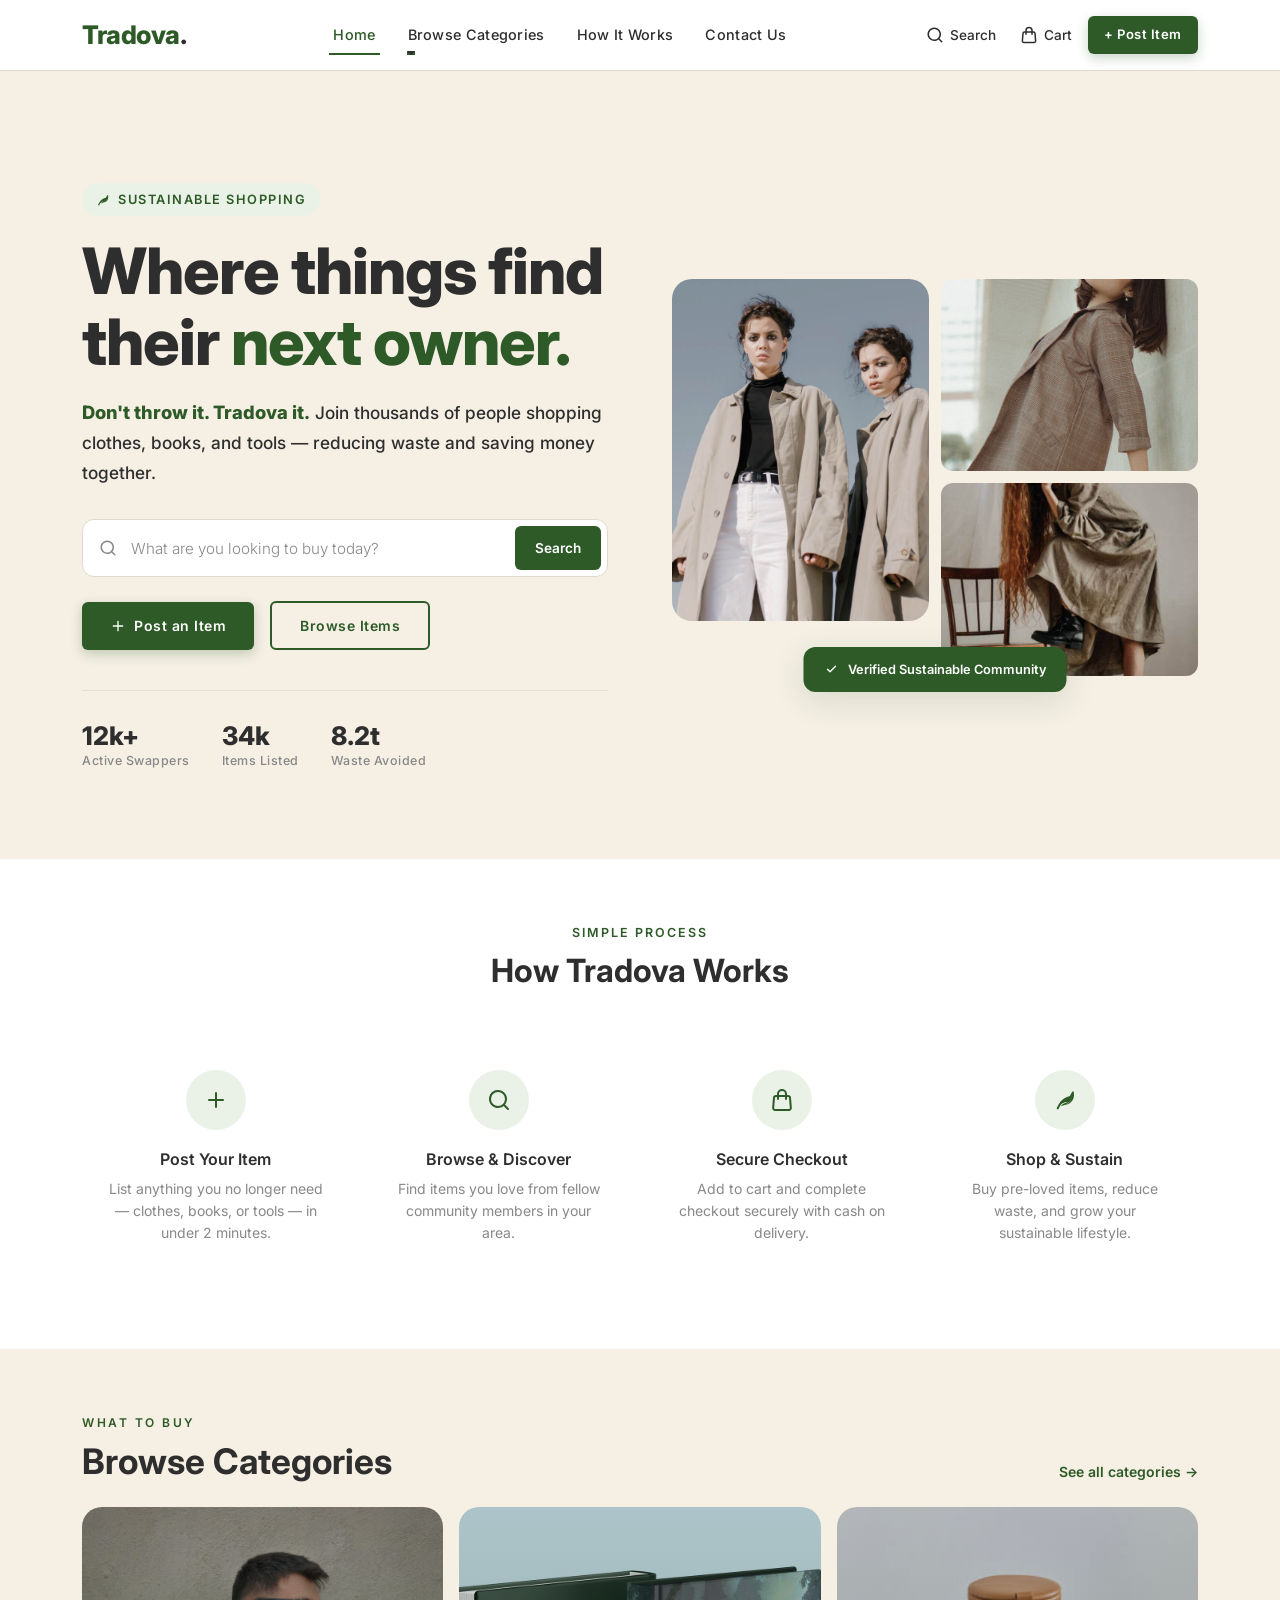
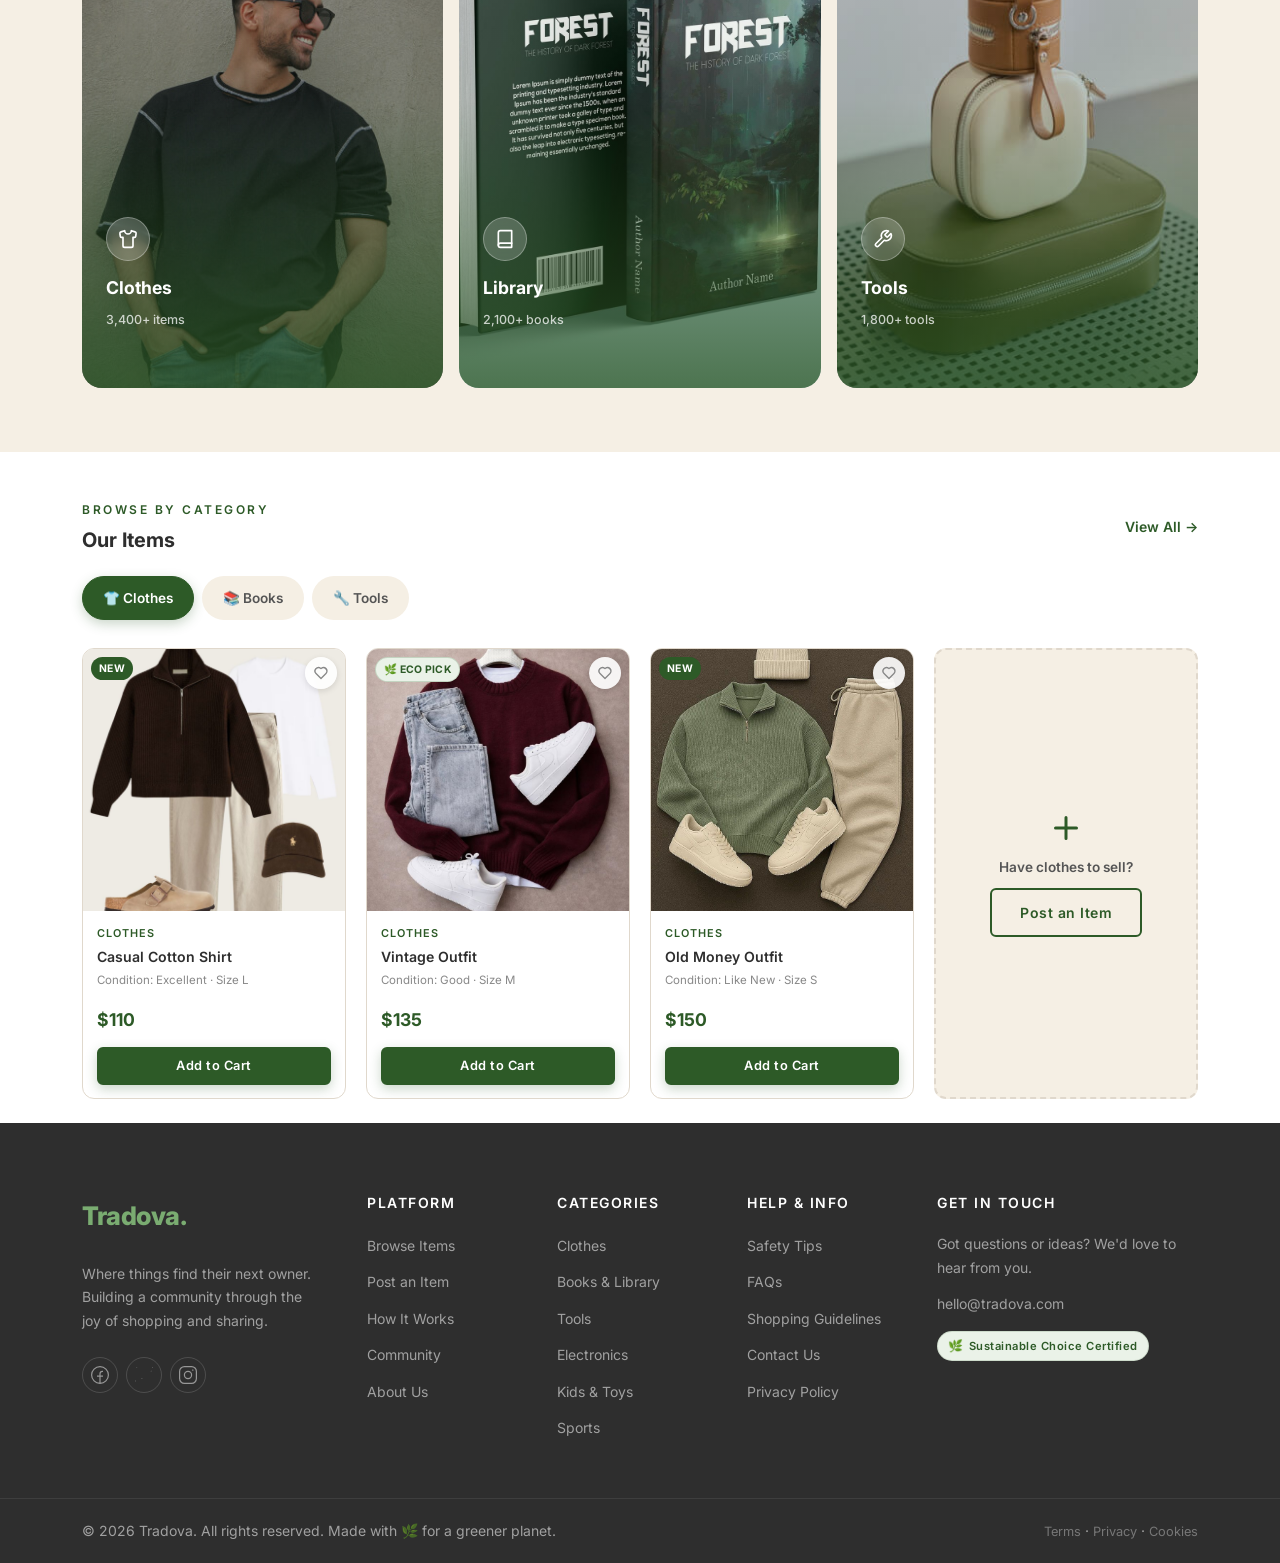
<file: index.html>
<!DOCTYPE html>
<html lang="en">

<head>
  <title>Tradova – Where Things Find Their Next Owner</title>
  <meta charset="utf-8">
  <meta http-equiv="X-UA-Compatible" content="IE=edge">
  <meta name="viewport" content="width=device-width, initial-scale=1.0">
  <meta name="format-detection" content="telephone=no">
  <meta name="description"
    content="Tradova is a community platform for swapping clothes, books, and tools. Don't throw it. Tradova it.">
  <meta name="keywords" content="swap, barter, trade, clothes, books, tools, sustainable, eco, community">
  <meta name="author" content="Tradova">

  <!-- Open Graph -->
  <meta property="og:title" content="Tradova – Where Things Find Their Next Owner">
  <meta property="og:description"
    content="Community-driven platform for swapping items. Reduce waste, save money, find your next favourite thing.">
  <meta property="og:type" content="website">

  <!-- Bootstrap -->
  <link href="https://cdn.jsdelivr.net/npm/bootstrap@5.3.0-alpha3/dist/css/bootstrap.min.css" rel="stylesheet"
    integrity="sha384-KK94CHFLLe+nY2dmCWGMq91rCGa5gtU4mk92HdvYe+M/SXH301p5ILy+dN9+nJOZ" crossorigin="anonymous">

  <!-- Vendor & Swiper -->
  <link rel="stylesheet" type="text/css" href="css/vendor.css">
  <link rel="stylesheet" href="https://cdn.jsdelivr.net/npm/swiper@9/swiper-bundle.min.css" />

  <!-- Google Fonts -->
  <link rel="preconnect" href="https://fonts.googleapis.com">
  <link rel="preconnect" href="https://fonts.gstatic.com" crossorigin>
  <link href="https://fonts.googleapis.com/css2?family=Inter:wght@300;400;500;600;700;800&display=swap"
    rel="stylesheet">

  <!-- Tradova Styles -->
  <link rel="stylesheet" type="text/css" href="style.css">
</head>

<body class="homepage">

  <!-- ===== SVG SPRITE ===== -->
  <svg xmlns="http://www.w3.org/2000/svg" style="display: none;">
    <defs>
      <symbol id="shirt" viewBox="0 0 24 24">
        <path fill="currentColor" d="M11 20H8v-9.5L6.5 13L5 11.5L9 6h6l4 5.5l-1.5 1.5L16 10.5V20h-3v-5h-2v5Z"/>
      </symbol>
      <symbol id="book" viewBox="0 0 24 24">
        <path fill="currentColor" d="M6 22q-.825 0-1.412-.587T4 20V4q0-.825.588-1.412T6 2h14v16H6q-.425 0-.712.288T5 19q0 .425.288.713T6 20h14v2H6Z"/>
      </symbol>
      <symbol id="tool" viewBox="0 0 24 24">
        <path fill="currentColor" d="M19.92 12.08L15 17L12.58 14.58L10 17.17v2.83l-4 4l-4-4l4-4h2.83l2.59-2.59L8.92 10.92a4.986 4.986 0 0 1-5.63-7.55A4.978 4.978 0 0 1 10.92 4.08l-2 2L10 7.17l1.08-1.08l2 2l-2 2l3.42 3.42l4.92-4.92A4.986 4.986 0 0 1 20.63 2.08a4.978 4.978 0 0 1-5.55 7.55l2 2l1.08-1.08l2 2l-1.08 1.08l2 2l-1.16 1.16Z"/>
      </symbol>
      <symbol id="instagram" viewBox="0 0 15 15">
        <path fill="none" stroke="currentColor"
          d="M11 3.5h1M4.5.5h6a4 4 0 0 1 4 4v6a4 4 0 0 1-4 4h-6a4 4 0 0 1-4-4v-6a4 4 0 0 1 4-4Zm3 10a3 3 0 1 1 0-6a3 3 0 0 1 0 6Z" />
      </symbol>
      <symbol id="facebook" viewBox="0 0 15 15">
        <path fill="none" stroke="currentColor"
          d="M7.5 14.5a7 7 0 1 1 0-14a7 7 0 0 1 0 14Zm0 0v-8a2 2 0 0 1 2-2h.5m-5 4h5" />
      </symbol>
      <symbol id="twitter" viewBox="0 0 15 15">
        <path fill="currentColor"
          d="m14.478 1.5.5-.033a.5.5 0 0 0-.871-.301l.371.334Zm-.498 2.959a.5.5 0 1 0-1 0h1Zm-6.49.082h-.5h.5Zm0 .959h.5h-.5Zm-6.99 7V12a.5.5 0 0 0-.278.916L.5 12.5Zm.998-11 .469-.175a.5.5 0 0 0-.916-.048l.447.223Zm3.994 9 .354.353a.5.5 0 0 0-.195-.827l-.159.474Z" />
      </symbol>
      <symbol id="heart" viewBox="0 0 24 24">
        <path fill="currentColor"
          d="M20.16 4.61A6.27 6.27 0 0 0 12 4a6.27 6.27 0 0 0-8.16 9.48l7.45 7.45a1 1 0 0 0 1.42 0l7.45-7.45a6.27 6.27 0 0 0 0-8.87Zm-1.41 7.46L12 18.81l-6.75-6.74a4.28 4.28 0 0 1 3-7.3a4.25 4.25 0 0 1 3 1.25a1 1 0 0 0 1.42 0a4.27 4.27 0 0 1 6 6.05Z" />
      </symbol>
      <symbol id="search" viewBox="0 0 24 24">
        <path fill="currentColor"
          d="M21.71 20.29L18 16.61A9 9 0 1 0 16.61 18l3.68 3.68a1 1 0 0 0 1.42 0a1 1 0 0 0 0-1.39ZM11 18a7 7 0 1 1 7-7a7 7 0 0 1-7 7Z" />
      </symbol>
      <symbol id="user" viewBox="0 0 24 24">
        <path fill="currentColor"
          d="M15.71 12.71a6 6 0 1 0-7.42 0a10 10 0 0 0-6.22 8.18a1 1 0 0 0 2 .22a8 8 0 0 1 15.9 0a1 1 0 0 0 1 .89h.11a1 1 0 0 0 .88-1.1a10 10 0 0 0-6.25-8.19ZM12 12a4 4 0 1 1 4-4a4 4 0 0 1-4 4Z" />
      </symbol>
      <symbol id="message" viewBox="0 0 24 24">
        <path fill="currentColor"
          d="M19 2H5a3 3 0 0 0-3 3v14a3 3 0 0 0 3 3h14a3 3 0 0 0 3-3V5a3 3 0 0 0-3-3Zm1 17a1 1 0 0 1-1 1H5a1 1 0 0 1-1-1V5a1 1 0 0 1 1-1h14a1 1 0 0 1 1 1Zm-5-9H9a1 1 0 0 0 0 2h6a1 1 0 0 0 0-2Zm-3 4H9a1 1 0 0 0 0 2h3a1 1 0 0 0 0-2Z" />
      </symbol>
      <symbol id="home" viewBox="0 0 24 24">
        <path fill="currentColor"
          d="M10 19v-5h4v5c0 .55.45 1 1 1h3c.55 0 1-.45 1-1v-7h1.7c.46 0 .68-.57.33-.87L12.67 3.6c-.38-.34-.96-.34-1.34 0l-8.36 7.53c-.34.3-.13.87.33.87H5v7c0 .55.45 1 1 1h3c.55 0 1-.45 1-1Z" />
      </symbol>
      <symbol id="plus" viewBox="0 0 24 24">
        <path fill="currentColor"
          d="M19 11h-6V5a1 1 0 0 0-2 0v6H5a1 1 0 0 0 0 2h6v6a1 1 0 0 0 2 0v-6h6a1 1 0 0 0 0-2Z" />
      </symbol>
      <symbol id="arrow-left" viewBox="0 0 24 24">
        <path fill="currentColor"
          d="M17 11H9.41l3.3-3.29a1 1 0 1 0-1.42-1.42l-5 5a1 1 0 0 0-.21.33a1 1 0 0 0 0 .76a1 1 0 0 0 .21.33l5 5a1 1 0 0 0 1.42 0a1 1 0 0 0 0-1.42L9.41 13H17a1 1 0 0 0 0-2Z" />
      </symbol>
      <symbol id="arrow-right" viewBox="0 0 24 24">
        <path fill="currentColor"
          d="M17.92 11.62a1 1 0 0 0-.21-.33l-5-5a1 1 0 0 0-1.42 1.42l3.3 3.29H7a1 1 0 0 0 0 2h7.59l-3.3 3.29a1 1 0 0 0 0 1.42a1 1 0 0 0 1.42 0l5-5a1 1 0 0 0 .21-.33a1 1 0 0 0 0-.76Z" />
      </symbol>
      <symbol id="leaf" viewBox="0 0 24 24">
        <path fill="currentColor"
          d="M17 8C8 10 5.9 16.17 3.82 19.9a1 1 0 0 0 1.72 1 19.57 19.57 0 0 1 1.47-2.88C8.18 15.9 10.38 14 15 14c0 0-5 1-7 4 0 0 9-1 11-9 0 0-1 6-7 8 0 0 9-1 9-10S17 8 17 8Z" />
      </symbol>
      <symbol id="recycle" viewBox="0 0 24 24">
        <path fill="currentColor"
          d="M12 2C6.48 2 2 6.48 2 12s4.48 10 10 10 10-4.48 10-10S17.52 2 12 2zm-1 14H9l3-3.5L9 9h2l2 2.5L11 9h2l3 3.5-3 3.5h-2l2-2.5L11 16z" />
      </symbol>
      <symbol id="swap" viewBox="0 0 24 24">
        <path fill="currentColor" d="M7 16V4m0 0L3 8m4-4l4 4M17 8v12m0 0l4-4m-4 4l-4-4" stroke="currentColor"
          stroke-width="2" stroke-linecap="round" stroke-linejoin="round" fill="none" />
      </symbol>
      <symbol id="check" viewBox="0 0 24 24">
        <path fill="currentColor"
          d="M18.71 7.21a1 1 0 0 0-1.42 0l-7.45 7.46l-3.13-3.14A1 1 0 1 0 5.29 13l3.84 3.84a1 1 0 0 0 1.42 0l8.16-8.16a1 1 0 0 0 0-1.47Z" />
      </symbol>
      <symbol id="play" viewBox="0 0 24 24">
        <path fill="currentColor"
          d="M5.669 4.76a1.469 1.469 0 0 1 2.04-1.177c1.062.454 3.442 1.533 6.462 3.276c3.021 1.744 5.146 3.267 6.069 3.958c.788.591.79 1.763.001 2.356c-.914.687-3.013 2.19-6.07 3.956c-3.06 1.766-5.412 2.832-6.464 3.28c-.906.387-1.92-.2-2.038-1.177c-.138-1.142-.396-3.735-.396-7.237c0-3.5.257-6.092.396-7.235Z" />
      </symbol>
      <symbol id="star-solid" viewBox="0 0 15 15">
        <path fill="currentColor"
          d="M7.953 3.788a.5.5 0 0 0-.906 0L6.08 5.85l-2.154.33a.5.5 0 0 0-.283.843l1.574 1.613l-.373 2.284a.5.5 0 0 0 .736.518l1.92-1.063l1.921 1.063a.5.5 0 0 0 .736-.519l-.373-2.283l1.574-1.613a.5.5 0 0 0-.283-.844L8.921 5.85l-.968-2.062Z" />
      </symbol>
      <symbol id="calendar" viewBox="0 0 24 24">
        <path fill="currentColor"
          d="M19 4h-2V3a1 1 0 0 0-2 0v1H9V3a1 1 0 0 0-2 0v1H5a3 3 0 0 0-3 3v12a3 3 0 0 0 3 3h14a3 3 0 0 0 3-3V7a3 3 0 0 0-3-3Zm1 15a1 1 0 0 1-1 1H5a1 1 0 0 1-1-1v-7h16Zm0-9H4V7a1 1 0 0 1 1-1h2v1a1 1 0 0 0 2 0V6h6v1a1 1 0 0 0 2 0V6h2a1 1 0 0 1 1 1Z" />
      </symbol>
      <symbol id="gift" viewBox="0 0 24 24">
        <g fill="none" stroke="currentColor" stroke-linecap="round" stroke-linejoin="round" stroke-width="2">
          <rect width="18" height="14" x="3" y="8" rx="2" />
          <path d="M12 5a3 3 0 1 0-3 3m6 0a3 3 0 1 0-3-3m0 0v17m9-7H3" />
        </g>
      </symbol>
      <symbol id="arrow-cycle" viewBox="0 0 24 24">
        <g fill="none" stroke="currentColor" stroke-linecap="round" stroke-linejoin="round" stroke-width="2">
          <path
            d="M22 12c0 6-4.39 10-9.806 10C7.792 22 4.24 19.665 3 16m-1-4C2 6 6.39 2 11.806 2C16.209 2 19.76 4.335 21 8" />
          <path d="m7 17l-4-1l-1 4M17 7l4 1l1-4" />
        </g>
      </symbol>
      <symbol id="shopping-bag" viewBox="0 0 24 24">
        <g fill="none" stroke="currentColor" stroke-linecap="round" stroke-linejoin="round" stroke-width="2">
          <path
            d="M3.977 9.84A2 2 0 0 1 5.971 8h12.058a2 2 0 0 1 1.994 1.84l.803 10A2 2 0 0 1 18.833 22H5.167a2 2 0 0 1-1.993-2.16l.803-10Z" />
          <path d="M16 11V6a4 4 0 0 0-4-4v0a4 4 0 0 0-4 4v5" />
        </g>
      </symbol>
    </defs>
  </svg>

  <!-- ===== PRELOADER ===== -->
  <div class="preloader"></div>

  <!-- ===== SEARCH POPUP ===== -->
  <div class="search-popup" id="searchPopup">
    <div class="search-popup-container">
      <form role="search" method="get" class="form-group" action="">
        <input type="search" id="search-form" class="form-control border-0 border-bottom"
          placeholder="What are you looking to buy today?" value="" name="s" />
        <button type="submit" class="search-submit border-0 position-absolute bg-transparent"
          style="top:50%;right:0;transform:translateY(-50%);">
          <svg width="22" height="22" viewBox="0 0 24 24">
            <use xlink:href="#search"></use>
          </svg>
        </button>
      </form>
      <h5 class="cat-list-title">Browse Categories</h5>
      <ul class="cat-list">
        <li class="cat-list-item"><a href="#" title="Apparel">clothes</a></li>
        <li class="cat-list-item"><a href="#" title="Books">Books</a></li>
        <li class="cat-list-item"><a href="#" title="Tools">Tools</a></li>
        <li class="cat-list-item"><a href="#" title="Electronics">Electronics</a></li>
        <li class="cat-list-item"><a href="#" title="Kids">Kids</a></li>
        <li class="cat-list-item"><a href="#" title="Sports">Sports</a></li>
      </ul>
    </div>
  </div>

  <!-- ===== SHOPPING CART PANEL ===== -->
  <div class="offcanvas offcanvas-end" data-bs-scroll="true" tabindex="-1" id="offcanvasCart" aria-labelledby="cartLabel">
    <div class="offcanvas-header border-bottom">
      <div>
        <h5 class="mb-0" id="cartLabel" style="font-weight:700;color:#2E2E2E;">My Cart</h5>
        <p style="font-size:0.75rem;color:#888;margin:2px 0 0;">Items you've added</p>
      </div>
      <button type="button" class="btn-close" data-bs-dismiss="offcanvas" aria-label="Close"></button>
    </div>
    <div class="offcanvas-body d-flex flex-column" style="gap:0;">

      <!-- Empty state -->
      <div id="cart-empty" style="flex:1;display:flex;flex-direction:column;align-items:center;justify-content:center;text-align:center;padding:2rem;">
        <div style="width:64px;height:64px;background:#EAF2E8;border-radius:50%;display:flex;align-items:center;justify-content:center;margin-bottom:1rem;">
          <svg width="28" height="28" viewBox="0 0 24 24" style="color:#2D5A27;"><use xlink:href="#shopping-bag"></use></svg>
        </div>
        <p style="font-weight:600;color:#2E2E2E;margin:0;">Your cart is empty</p>
        <p style="font-size:0.85rem;color:#888;margin-top:0.25rem;">Add items from the listings below</p>
      </div>

      <!-- Cart items list -->
      <ul class="list-group mb-3" id="cart-items-list" style="display:none;"></ul>

      <!-- Cart footer -->
      <div id="cart-footer" style="display:none;border-top:1px solid #E0D8CC;padding-top:1rem;margin-top:auto;">
        <div class="d-flex justify-content-between align-items-center mb-3">
          <span style="font-weight:600;color:#2E2E2E;font-size:0.95rem;">Total</span>
          <span id="cart-total" style="font-weight:700;color:#2D5A27;font-size:1.1rem;">$0.00</span>
        </div>
        <button class="btn btn-primary w-100" id="checkout-btn">Proceed to Checkout</button>
        <button class="btn btn-beige w-100 mt-2" id="clear-cart-btn">Clear Cart</button>
      </div>
    </div>
  </div>

  <!-- ===== NAVBAR ===== -->
  <nav class="navbar navbar-expand-lg" id="mainNav">
    <div class="container">
      <div class="row justify-content-between align-items-center w-100 g-0">

        <!-- Logo -->
        <div class="col-auto">
          <a class="navbar-brand" href="index.html" aria-label="Tradova Home">
            Tradova<span>.</span>
          </a>
        </div>

        <!-- Mobile: right-side icons + toggler -->
        <div class="col-auto d-flex d-lg-none align-items-center gap-2">
          <button class="nav-action-btn" id="searchBtn" aria-label="Search">
            <svg width="20" height="20" viewBox="0 0 24 24">
              <use xlink:href="#search"></use>
            </svg>
          </button>
          <button class="nav-action-btn" data-bs-toggle="offcanvas" data-bs-target="#offcanvasCart"
            aria-controls="offcanvasCart" aria-label="Cart">
            <svg width="20" height="20" viewBox="0 0 24 24">
              <use xlink:href="#shopping-bag"></use>
            </svg>
            <span id="cart-count-mobile" style="background:#2D5A27;color:white;border-radius:99px;padding:0 5px;font-size:0.65rem;font-weight:700;display:none;">0</span>
          </button>
          <button class="navbar-toggler border-0" type="button" data-bs-toggle="offcanvas"
            data-bs-target="#offcanvasNavbar" aria-controls="offcanvasNavbar" aria-label="Toggle navigation">
            <span class="navbar-toggler-icon"></span>
          </button>
        </div>

        <!-- Desktop nav links -->
        <div class="col-auto d-none d-lg-block">
          <div class="offcanvas offcanvas-end" tabindex="-1" id="offcanvasNavbar"
            aria-labelledby="offcanvasNavbarLabel">
            <div class="offcanvas-header">
              <h5 class="offcanvas-title" id="offcanvasNavbarLabel">Tradova</h5>
              <button type="button" class="btn-close" data-bs-dismiss="offcanvas" aria-label="Close"></button>
            </div>
            <div class="offcanvas-body">
              <ul class="navbar-nav justify-content-center flex-grow-1 gap-1 gap-lg-4">
                <li class="nav-item">
                  <a class="nav-link active" href="#billboard" id="nav-home">Home</a>
                </li>
                <li class="nav-item dropdown">
                  <a class="nav-link dropdown-toggle" href="#categories" id="dropdownBrowse" data-bs-toggle="dropdown"
                    aria-haspopup="true" aria-expanded="false">Browse Categories</a>
                  <ul class="dropdown-menu" aria-labelledby="dropdownBrowse">
                    <li><a href="#products" class="dropdown-item" onclick="document.getElementById('tab-clothes')?.click()"><svg width="16" height="16" viewBox="0 0 24 24" class="me-2"><use xlink:href="#shirt"></use></svg>Clothes</a></li>
                    <li><a href="#products" class="dropdown-item" onclick="document.getElementById('tab-books')?.click()"><svg width="16" height="16" viewBox="0 0 24 24" class="me-2"><use xlink:href="#book"></use></svg>Books</a></li>
                    <li><a href="#products" class="dropdown-item" onclick="document.getElementById('tab-tools')?.click()"><svg width="16" height="16" viewBox="0 0 24 24" class="me-2"><use xlink:href="#tool"></use></svg>Tools</a></li>
                  </ul>
                </li>
                <li class="nav-item">
                  <a class="nav-link" href="#how-it-works" id="nav-how">How It Works</a>
                </li>
                <li class="nav-item">
                  <a class="nav-link" href="#footer" id="nav-about">Contact Us</a>
                </li>
              </ul>
            </div>
          </div>
        </div>

        <!-- Desktop: Nav Actions -->
        <div class="col-auto d-none d-lg-flex align-items-center gap-2">
          <button class="nav-action-btn" id="searchBtnDesktop" aria-label="Search items">
            <svg width="18" height="18" viewBox="0 0 24 24">
              <use xlink:href="#search"></use>
            </svg>
            Search
          </button>
          <button class="nav-action-btn" data-bs-toggle="offcanvas" data-bs-target="#offcanvasCart"
            aria-controls="offcanvasCart" aria-label="Cart">
            <svg width="18" height="18" viewBox="0 0 24 24">
              <use xlink:href="#shopping-bag"></use>
            </svg>
            Cart <span id="cart-count-badge"
              style="background:#2D5A27;color:white;border-radius:99px;padding:1px 7px;font-size:0.65rem;font-weight:700;display:none;">0</span>
          </button>

          <button class="btn btn-primary btn-sm" id="post-item-nav-btn" data-bs-toggle="modal" data-bs-target="#postItemModal"
            style="font-size:0.82rem;padding:8px 16px;min-height:38px;border:none;">
            + Post Item
          </button>
        </div>

      </div>
    </div>
  </nav>

  <!-- ======================================================
       HERO / BILLBOARD SECTION
  ======================================================= -->
  <section id="billboard">
    <div class="container">
      <div class="hero-inner py-5">

        <!-- Left: Text + Search + Stats -->
        <div class="hero-text">
          <div class="hero-eyebrow" data-aos="fade-up">
            <svg viewBox="0 0 24 24">
              <use xlink:href="#leaf"></use>
            </svg>
            Sustainable Shopping
          </div>

          <h1 class="hero-headline" data-aos="fade-up" data-aos-delay="100">
            Where things find<br>their <span class="accent">next owner.</span>
          </h1>

          <p class="hero-sub" data-aos="fade-up" data-aos-delay="200">
            <strong class="hero-highlight">Don't throw it. Tradova it.</strong> Join thousands of people shopping clothes,
            books, and tools — reducing waste and saving money together.
          </p>

          <!-- Prominent Search Bar -->
          <div class="hero-search" data-aos="fade-up" data-aos-delay="280">
            <svg width="18" height="18" viewBox="0 0 24 24" style="color:#888;flex-shrink:0;">
              <use xlink:href="#search"></use>
            </svg>
            <input type="text" id="hero-search-input" placeholder="What are you looking to buy today?"
              aria-label="Search items to buy">
            <button type="button" id="hero-search-btn">Search</button>
          </div>

          <div class="hero-actions" data-aos="fade-up" data-aos-delay="350">
            <button class="btn btn-primary" id="hero-post-btn" data-bs-toggle="modal" data-bs-target="#postItemModal" style="border:none;">
              <svg width="16" height="16" viewBox="0 0 24 24">
                <use xlink:href="#plus"></use>
              </svg>
              Post an Item
            </button>
            <a href="#products" class="btn btn-outline-tradova" id="hero-browse-btn">
              Browse Items
            </a>
          </div>

          <!-- Stats -->
          <div class="hero-stats" data-aos="fade-up" data-aos-delay="450">
            <div class="stat-item">
              <div class="stat-num">12k+</div>
              <div class="stat-label">Active Swappers</div>
            </div>
            <div class="stat-item">
              <div class="stat-num">34k</div>
              <div class="stat-label">Items Listed</div>
            </div>
            <div class="stat-item">
              <div class="stat-num">8.2t</div>
              <div class="stat-label">Waste Avoided</div>
            </div>
          </div>
        </div>

        <!-- Right: Image grid -->
        <div class="hero-visual d-none d-lg-block" data-aos="fade-left" data-aos-delay="200">
          <div class="hero-image-grid">
            <div class="hero-img-main">
              <img src="images/banner-image-1.jpg" alt="Swap items - featured apparel">
            </div>
            <div class="hero-img-sm">
              <img src="images/banner-image-2.jpg" alt="Books for swap">
            </div>
            <div class="hero-img-sm">
              <img src="images/banner-image-3.jpg" alt="Tools available for swap">
            </div>
          </div>
          <div class="hero-badge">
            <svg width="16" height="16" viewBox="0 0 24 24">
              <use xlink:href="#check"></use>
            </svg>
            Verified Sustainable Community
          </div>
        </div>

      </div>
    </div>
  </section>

  <!-- ======================================================
       HOW IT WORKS / FEATURES
  ======================================================= -->
  <section class="features" id="how-it-works">
    <div class="container">
      <div class="features-header" data-aos="fade-up">
        <p class="label">Simple Process</p>
        <h2>How Tradova Works</h2>
      </div>
      <div class="row g-3" data-aos="fade-up" data-aos-delay="100">
        <div class="col-6 col-md-3">
          <div class="feature-card">
            <div class="feature-icon">
              <svg width="24" height="24" viewBox="0 0 24 24">
                <use xlink:href="#plus"></use>
              </svg>
            </div>
            <h4>Post Your Item</h4>
            <p>List anything you no longer need — clothes, books, or tools — in under 2 minutes.</p>
          </div>
        </div>
        <div class="col-6 col-md-3">
          <div class="feature-card">
            <div class="feature-icon">
              <svg width="24" height="24" viewBox="0 0 24 24">
                <use xlink:href="#search"></use>
              </svg>
            </div>
            <h4>Browse & Discover</h4>
            <p>Find items you love from fellow community members in your area.</p>
          </div>
        </div>
        <div class="col-6 col-md-3">
          <div class="feature-card">
            <div class="feature-icon">
              <svg width="24" height="24" viewBox="0 0 24 24">
                <use xlink:href="#shopping-bag"></use>
              </svg>
            </div>
            <h4>Secure Checkout</h4>
            <p>Add to cart and complete checkout securely with cash on delivery.</p>
          </div>
        </div>
        <div class="col-6 col-md-3">
          <div class="feature-card">
            <div class="feature-icon">
              <svg width="24" height="24" viewBox="0 0 24 24">
                <use xlink:href="#leaf"></use>
              </svg>
            </div>
            <h4>Shop &amp; Sustain</h4>
            <p>Buy pre-loved items, reduce waste, and grow your sustainable lifestyle.</p>
          </div>
        </div>
      </div>
    </div>
  </section>

  <!-- ======================================================
       CATEGORIES
  ======================================================= -->
  <section class="categories overflow-hidden">
    <div class="container">
      <div class="d-flex align-items-end justify-content-between mb-4" data-aos="fade-up">
        <div>
          <span class="section-label">What to Buy</span>
          <h2 class="section-title-lg mb-0">Browse Categories</h2>
        </div>
        <a href="#" class="btn-link d-none d-md-flex" id="browse-all-cats-btn">See all categories</a>
      </div>
      <div class="row g-3 open-up justify-content-center" data-aos="zoom-out">
        <!-- Apparel -->
        <div class="col-6 col-md-4">
          <div class="cat-card" id="cat-apparel">
            <img src="images/cat-item1.jpg" alt="Apparel category">
            <div class="cat-overlay">
              <div class="cat-icon">
                <!-- T-shirt line icon -->
                <svg width="20" height="20" viewBox="0 0 24 24" fill="none" stroke="currentColor" stroke-width="2"
                  stroke-linecap="round" stroke-linejoin="round">
                  <path
                    d="M20.38 3.46L16 2a4 4 0 0 1-8 0L3.62 3.46a2 2 0 0 0-1.34 2.23l.58 3.57a1 1 0 0 0 .99.84H6v10c0 1.1.9 2 2 2h8a2 2 0 0 0 2-2V10h2.15a1 1 0 0 0 .99-.84l.58-3.57a2 2 0 0 0-1.34-2.23z" />
                </svg>
              </div>
              <div class="cat-name">Clothes</div>
              <div class="cat-count">3,400+ items</div>
              <a href="#" class="cat-cta" id="cat-apparel-link">Browse clothes →</a>
            </div>
          </div>
        </div>
        <!-- Books -->
        <div class="col-6 col-md-4">
          <div class="cat-card" id="cat-books">
            <img src="images/Books/8a7b1700538f90df9c53ba5b1328aaca.jpg" alt="Books and Library category">
            <div class="cat-overlay">
              <div class="cat-icon">
                <!-- Book line icon -->
                <svg width="20" height="20" viewBox="0 0 24 24" fill="none" stroke="currentColor" stroke-width="2"
                  stroke-linecap="round" stroke-linejoin="round">
                  <path d="M4 19.5A2.5 2.5 0 0 1 6.5 17H20" />
                  <path d="M6.5 2H20v20H6.5A2.5 2.5 0 0 1 4 19.5v-15A2.5 2.5 0 0 1 6.5 2z" />
                </svg>
              </div>
              <div class="cat-name">Library</div>
              <div class="cat-count">2,100+ books</div>
              <a href="#" class="cat-cta" id="cat-books-link">Browse Books →</a>
            </div>
          </div>
        </div>
        <!-- Tools -->
        <div class="col-6 col-md-4">
          <div class="cat-card" id="cat-tools">
            <img src="images/cat-item3.jpg" alt="Tools category">
            <div class="cat-overlay">
              <div class="cat-icon">
                <!-- Wrench line icon -->
                <svg width="20" height="20" viewBox="0 0 24 24" fill="none" stroke="currentColor" stroke-width="2"
                  stroke-linecap="round" stroke-linejoin="round">
                  <path
                    d="M14.7 6.3a1 1 0 0 0 0 1.4l1.6 1.6a1 1 0 0 0 1.4 0l3.77-3.77a6 6 0 0 1-7.94 7.94l-6.91 6.91a2.12 2.12 0 0 1-3-3l6.91-6.91a6 6 0 0 1 7.94-7.94l-3.76 3.76z" />
                </svg>
              </div>
              <div class="cat-name">Tools</div>
              <div class="cat-count">1,800+ tools</div>
              <a href="#" class="cat-cta" id="cat-tools-link">Browse Tools →</a>
            </div>
          </div>
        </div>
      </div>
    </div>
  </section>


  <!-- ======================================================
       PRODUCTS — TABBED GRID
  ======================================================= -->
  <section id="products" class="products-section py-5">
    <div class="container">

      <!-- Header -->
      <div class="section-header-row mb-4" data-aos="fade-up">
        <div>
          <span class="section-label">Browse by Category</span>
          <h4 class="mb-0">Our Items</h4>
        </div>
        <a href="#" class="btn-link" id="view-all-products-btn">View All</a>
      </div>

      <!-- Category Tabs -->
      <div class="product-tabs" data-aos="fade-up" data-aos-delay="80">
        <button class="product-tab active" data-tab="clothes" id="tab-clothes">👕 Clothes</button>
        <button class="product-tab" data-tab="books" id="tab-books">📚 Books</button>
        <button class="product-tab" data-tab="tools" id="tab-tools">🔧 Tools</button>
      </div>

      <!-- ── CLOTHES ── -->
      <div class="products-grid tab-content active" id="tab-content-clothes" data-aos="fade-up" data-aos-delay="120">
        <div class="product-card">
          <div class="product-card-img">
            <img src="images/Clothes/banner-image-1.jpg" alt="Clothes item 1">
            <button class="btn-icon btn-wishlist" aria-label="Save"><svg width="16" height="16" viewBox="0 0 24 24"><use xlink:href="#heart"></use></svg></button>
            <span class="item-badge">New</span>
          </div>
          <div class="product-card-body">
            <span class="item-category">Clothes</span>
            <h6 class="product-title">Casual Cotton Shirt</h6>
            <span class="item-condition">Condition: Excellent · Size L</span>
            <strong style="color:var(--color-green); font-size: 1.1rem; margin: 0.25rem 0 0.5rem; display: block;">$110</strong>
            <button class="btn btn-primary btn-sm w-100 add-to-cart-btn"
              data-name="Casual Cotton Shirt" data-category="Clothes" data-price="110"
              data-img="images/Clothes/banner-image-1.jpg">Add to Cart</button>
          </div>
        </div>

        <div class="product-card">
          <div class="product-card-img">
            <img src="images/Clothes/1cecf33ee0278c3bf6f7718e0228cd1a.jpg" alt="Clothes item 2">
            <button class="btn-icon btn-wishlist" aria-label="Save"><svg width="16" height="16" viewBox="0 0 24 24"><use xlink:href="#heart"></use></svg></button>
            <span class="item-badge eco">🌿 Eco Pick</span>
          </div>
          <div class="product-card-body">
            <span class="item-category">Clothes</span>
            <h6 class="product-title">Vintage Outfit</h6>
            <span class="item-condition">Condition: Good · Size M</span>
            <strong style="color:var(--color-green); font-size: 1.1rem; margin: 0.25rem 0 0.5rem; display: block;">$135</strong>
            <button class="btn btn-primary btn-sm w-100 add-to-cart-btn"
              data-name="Vintage Jacket" data-category="Clothes" data-price="135"
              data-img="images/Clothes/1cecf33ee0278c3bf6f7718e0228cd1a.jpg">Add to Cart</button>
          </div>
        </div>

        <div class="product-card">
          <div class="product-card-img">
            <img src="images/Clothes/6b15f3ded429f410e5475d7496b6fc37.jpg" alt="Clothes item 3">
            <button class="btn-icon btn-wishlist" aria-label="Save"><svg width="16" height="16" viewBox="0 0 24 24"><use xlink:href="#heart"></use></svg></button>
            <span class="item-badge">New</span>
          </div>
          <div class="product-card-body">
            <span class="item-category">Clothes</span>
            <h6 class="product-title"> Old Money Outfit</h6>
            <span class="item-condition">Condition: Like New · Size S</span>
            <strong style="color:var(--color-green); font-size: 1.1rem; margin: 0.25rem 0 0.5rem; display: block;">$150</strong>
            <button class="btn btn-primary btn-sm w-100 add-to-cart-btn"
              data-name="Linen Summer Dress" data-category="Clothes" data-price="150"
              data-img="images/Clothes/6b15f3ded429f410e5475d7496b6fc37.jpg">Add to Cart</button>
          </div>
        </div>

        <!-- Placeholder 4th card so grid looks full on desktop -->
        <div class="product-card product-card-cta">
          <div class="product-card-cta-inner">
            <svg width="36" height="36" viewBox="0 0 24 24" style="color:#2D5A27;"><use xlink:href="#plus"></use></svg>
            <p>Have clothes to sell?</p>
            <button class="btn btn-outline-tradova btn-sm" data-bs-toggle="modal" data-bs-target="#postItemModal">Post an Item</button>
          </div>
        </div>
      </div>

      <!-- ── BOOKS ── -->
      <div class="products-grid tab-content" id="tab-content-books">
        <div class="product-card">
          <div class="product-card-img">
            <img src="images/Books/8a7b1700538f90df9c53ba5b1328aaca.jpg" alt="Book 1">
            <button class="btn-icon btn-wishlist" aria-label="Save"><svg width="16" height="16" viewBox="0 0 24 24"><use xlink:href="#heart"></use></svg></button>
            <span class="item-badge">New</span>
          </div>
          <div class="product-card-body">
            <span class="item-category">Books</span>
            <h6 class="product-title">Forest Collection</h6>
            <span class="item-condition">Condition: Very Good</span>
            <strong style="color:var(--color-green); font-size: 1.1rem; margin: 0.25rem 0 0.5rem; display: block;">$45</strong>
            <button class="btn btn-primary btn-sm w-100 add-to-cart-btn"
              data-name="Novel Collection" data-category="Books" data-price="45"
              data-img="images/Books/8a7b1700538f90df9c53ba5b1328aaca.jpg">Add to Cart</button>
          </div>
        </div>

        <div class="product-card">
          <div class="product-card-img">
            <img src="images/Books/8d2bea04d7ee666ab74e47084cf707ad.jpg" alt="Book 2">
            <button class="btn-icon btn-wishlist" aria-label="Save"><svg width="16" height="16" viewBox="0 0 24 24"><use xlink:href="#heart"></use></svg></button>
            <span class="item-badge eco">🌿 Eco Pick</span>
          </div>
          <div class="product-card-body">
            <span class="item-category">Books</span>
            <h6 class="product-title">Self-Development Book</h6>
            <span class="item-condition">Condition: Like New</span>
            <strong style="color:var(--color-green); font-size: 1.1rem; margin: 0.25rem 0 0.5rem; display: block;">$60</strong>
            <button class="btn btn-primary btn-sm w-100 add-to-cart-btn"
              data-name="Self-Development Book" data-category="Books" data-price="60"
              data-img="images/Books/8d2bea04d7ee666ab74e47084cf707ad.jpg">Add to Cart</button>
          </div>
        </div>

        <div class="product-card">
          <div class="product-card-img">
            <img src="images/Books/96c3980f6c14c046ad3f231dc15efd3d.jpg" alt="Book 3">
            <button class="btn-icon btn-wishlist" aria-label="Save"><svg width="16" height="16" viewBox="0 0 24 24"><use xlink:href="#heart"></use></svg></button>
            <span class="item-badge">New</span>
          </div>
          <div class="product-card-body">
            <span class="item-category">Books</span>
            <h6 class="product-title">Science &amp; Tech Book</h6>
            <span class="item-condition">Condition: Good</span>
            <strong style="color:var(--color-green); font-size: 1.1rem; margin: 0.25rem 0 0.5rem; display: block;">$75</strong>
            <button class="btn btn-primary btn-sm w-100 add-to-cart-btn"
              data-name="Science &amp; Tech Book" data-category="Books" data-price="75"
              data-img="images/Books/96c3980f6c14c046ad3f231dc15efd3d.jpg">Add to Cart</button>
          </div>
        </div>

        <div class="product-card">
          <div class="product-card-img">
            <img src="images/Books/eeee75a2f49b7beb0973bcd413a7eb3e.jpg" alt="Book 4">
            <button class="btn-icon btn-wishlist" aria-label="Save"><svg width="16" height="16" viewBox="0 0 24 24"><use xlink:href="#heart"></use></svg></button>
            <span class="item-badge eco">🌿 Eco Pick</span>
          </div>
          <div class="product-card-body">
            <span class="item-category">Books</span>
            <h6 class="product-title">Classic Literature</h6>
            <span class="item-condition">Condition: Excellent</span>
            <strong style="color:var(--color-green); font-size: 1.1rem; margin: 0.25rem 0 0.5rem; display: block;">$85</strong>
            <button class="btn btn-primary btn-sm w-100 add-to-cart-btn"
              data-name="Classic Literature" data-category="Books" data-price="85"
              data-img="images/Books/eeee75a2f49b7beb0973bcd413a7eb3e.jpg">Add to Cart</button>
          </div>
        </div>
      </div>

      <!-- ── TOOLS ── -->
      <div class="products-grid tab-content" id="tab-content-tools">
        <div class="product-card">
          <div class="product-card-img">
            <img src="images/Tools/156983079a9a76b99fc12772160a8067.jpg" alt="Tool 1">
            <button class="btn-icon btn-wishlist" aria-label="Save"><svg width="16" height="16" viewBox="0 0 24 24"><use xlink:href="#heart"></use></svg></button>
            <span class="item-badge">New</span>
          </div>
          <div class="product-card-body">
            <span class="item-category">Tools</span>
            <h6 class="product-title">Color Set</h6>
            <span class="item-condition">Condition: Good · Full set</span>
            <strong style="color:var(--color-green); font-size: 1.1rem; margin: 0.25rem 0 0.5rem; display: block;">$45</strong>
            <button class="btn btn-primary btn-sm w-100 add-to-cart-btn"
              data-name="Power Drill Set" data-category="Tools" data-price="45"
              data-img="images/Tools/156983079a9a76b99fc12772160a8067.jpg">Add to Cart</button>
          </div>
        </div>

        <div class="product-card">
          <div class="product-card-img">
            <img src="images/Tools/1a271b3b1334a9a48001ad1451d41a19.jpg" alt="Tool 2">
            <button class="btn-icon btn-wishlist" aria-label="Save"><svg width="16" height="16" viewBox="0 0 24 24"><use xlink:href="#heart"></use></svg></button>
            <span class="item-badge eco">🌿 Eco Pick</span>
          </div>
          <div class="product-card-body">
            <span class="item-category">Tools</span>
            <h6 class="product-title">Black Tool Kit</h6>
            <span class="item-condition">Condition: Very Good</span>
            <strong style="color:var(--color-green); font-size: 1.1rem; margin: 0.25rem 0 0.5rem; display: block;">$35</strong>
            <button class="btn btn-primary btn-sm w-100 add-to-cart-btn"
              data-name="Garden Tool Kit" data-category="Tools" data-price="35"
              data-img="images/Tools/1a271b3b1334a9a48001ad1451d41a19.jpg">Add to Cart</button>
          </div>
        </div>

        <div class="product-card">
          <div class="product-card-img">
            <img src="images/Tools/9ed20412d0cdce6373d62769cbff9c6d.jpg" alt="Tool 3">
            <button class="btn-icon btn-wishlist" aria-label="Save"><svg width="16" height="16" viewBox="0 0 24 24"><use xlink:href="#heart"></use></svg></button>
            <span class="item-badge">New</span>
          </div>
          <div class="product-card-body">
            <span class="item-category">Tools</span>
            <h6 class="product-title">Painting Tools Set</h6>
            <span class="item-condition">Condition: Excellent</span>
            <strong style="color:var(--color-green); font-size: 1.1rem; margin: 0.25rem 0 0.5rem; display: block;">$55</strong>
            <button class="btn btn-primary btn-sm w-100 add-to-cart-btn"
              data-name="Measuring Tools Set" data-category="Tools" data-price="55"
              data-img="images/Tools/9ed20412d0cdce6373d62769cbff9c6d.jpg">Add to Cart</button>
          </div>
        </div>

        <div class="product-card">
          <div class="product-card-img">
            <img src="images/Tools/f4cf67eb78d9202698ffabce0858c4ad.jpg" alt="Tool 4">
            <button class="btn-icon btn-wishlist" aria-label="Save"><svg width="16" height="16" viewBox="0 0 24 24"><use xlink:href="#heart"></use></svg></button>
            <span class="item-badge eco">🌿 Eco Pick</span>
          </div>
          <div class="product-card-body">
            <span class="item-category">Tools</span>
            <h6 class="product-title">White Tool Kit</h6>
            <span class="item-condition">Condition: Good · Used twice</span>
            <strong style="color:var(--color-green); font-size: 1.1rem; margin: 0.25rem 0 0.5rem; display: block;">$70</strong>
            <button class="btn btn-primary btn-sm w-100 add-to-cart-btn"
              data-name="Electric Sander" data-category="Tools" data-price="70"
              data-img="images/Tools/f4cf67eb78d9202698ffabce0858c4ad.jpg">Add to Cart</button>
          </div>
        </div>
      </div>

    </div>
  </section>
  <!-- ======================================================
       FOOTER
  ======================================================= -->
  <footer id="footer">
    <div class="container">
      <div class="row d-flex flex-wrap justify-content-between py-5 g-4">

        <!-- Brand -->
        <div class="col-md-3 col-sm-6">
          <div class="footer-menu footer-menu-001">
            <div class="footer-intro mb-4">
              <a href="index.html" class="footer-brand" id="footer-logo">Tradova.</a>
            </div>
            <p style="max-width:240px;">Where things find their next owner. Building a community through the joy of
              shopping and sharing.</p>
            <div class="social-links mt-4">
              <ul class="list-unstyled d-flex flex-wrap gap-2">
                <li><a href="#" id="social-fb" aria-label="Facebook">
                    <svg width="18" height="18" viewBox="0 0 15 15">
                      <use xlink:href="#facebook"></use>
                    </svg>
                  </a></li>
                <li><a href="#" id="social-tw" aria-label="Twitter/X">
                    <svg width="18" height="18" viewBox="0 0 15 15">
                      <use xlink:href="#twitter"></use>
                    </svg>
                  </a></li>
                <li><a href="#" id="social-ig" aria-label="Instagram">
                    <svg width="18" height="18" viewBox="0 0 15 15">
                      <use xlink:href="#instagram"></use>
                    </svg>
                  </a></li>
              </ul>
            </div>
          </div>
        </div>

        <!-- Quick Links -->
        <div class="col-md-2 col-sm-6">
          <div class="footer-menu footer-menu-002">
            <h5 class="widget-title">Platform</h5>
            <ul class="menu-list border-animation-left">
              <li class="menu-item"><a href="#" id="footer-browse">Browse Items</a></li>
              <li class="menu-item"><a href="#" id="footer-post" data-bs-toggle="modal" data-bs-target="#postItemModal">Post an Item</a></li>
              <li class="menu-item"><a href="#" id="footer-how">How It Works</a></li>
              <li class="menu-item"><a href="#" id="footer-community">Community</a></li>
              <li class="menu-item"><a href="#" id="footer-about">About Us</a></li>
            </ul>
          </div>
        </div>

        <!-- Categories -->
        <div class="col-md-2 col-sm-6">
          <div class="footer-menu footer-menu-003">
            <h5 class="widget-title">Categories</h5>
            <ul class="menu-list border-animation-left">
              <li class="menu-item"><a href="#" id="footer-cat-apparel">Clothes</a></li>
              <li class="menu-item"><a href="#" id="footer-cat-books">Books &amp; Library</a></li>
              <li class="menu-item"><a href="#" id="footer-cat-tools">Tools</a></li>
              <li class="menu-item"><a href="#" id="footer-cat-electronics">Electronics</a></li>
              <li class="menu-item"><a href="#" id="footer-cat-kids">Kids &amp; Toys</a></li>
              <li class="menu-item"><a href="#" id="footer-cat-sports">Sports</a></li>
            </ul>
          </div>
        </div>

        <!-- Help -->
        <div class="col-md-2 col-sm-6">
          <div class="footer-menu footer-menu-004">
            <h5 class="widget-title">Help &amp; Info</h5>
            <ul class="menu-list border-animation-left">
              <li class="menu-item"><a href="#" id="footer-safety">Safety Tips</a></li>
              <li class="menu-item"><a href="#" id="footer-faq">FAQs</a></li>
              <li class="menu-item"><a href="#" id="footer-guidelines">Shopping Guidelines</a></li>
              <li class="menu-item"><a href="#" id="footer-contact">Contact Us</a></li>
              <li class="menu-item"><a href="#" id="footer-privacy">Privacy Policy</a></li>
            </ul>
          </div>
        </div>

        <!-- Contact -->
        <div class="col-md-3 col-sm-6">
          <div class="footer-menu footer-menu-005">
            <h5 class="widget-title">Get In Touch</h5>
            <p>Got questions or ideas? We'd love to hear from you.</p>
            <p style="margin-top:0.75rem;">
              <a href="mailto:hello@tradova.com" id="footer-email">hello@tradova.com</a>
            </p>
            <div class="eco-badge mt-3" style="display:inline-flex;">Sustainable Choice Certified</div>
          </div>
        </div>

      </div>
    </div>

    <!-- Footer Bottom -->
    <div class="footer-bottom">
      <div class="container">
        <div class="row align-items-center">
          <div class="col-md-6">
            <p>© 2026 Tradova. All rights reserved. Made with 🌿 for a greener planet.</p>
          </div>
          <div class="col-md-6 text-md-end">
            <p>
              <a href="#" id="footer-terms" style="color:rgba(255,255,255,0.35);font-size:0.8rem;">Terms</a> ·
              <a href="#" id="footer-privacy-link" style="color:rgba(255,255,255,0.35);font-size:0.8rem;">Privacy</a> ·
              <a href="#" id="footer-cookies" style="color:rgba(255,255,255,0.35);font-size:0.8rem;">Cookies</a>
            </p>
          </div>
        </div>
      </div>
    </div>
  </footer>

  <!-- ======================================================
       MOBILE BOTTOM NAVIGATION BAR
  ======================================================= -->
  <nav class="mobile-bottom-nav" id="mobileBottomNav" aria-label="Mobile navigation">
    <a href="index.html" class="mobile-nav-item active" id="mob-nav-home" aria-label="Home">
      <svg viewBox="0 0 24 24">
        <use xlink:href="#home"></use>
      </svg>
      <span>Home</span>
    </a>
    <button class="mobile-nav-item post-btn" id="mob-nav-post" data-bs-toggle="modal" data-bs-target="#postItemModal" aria-label="Post an Item" style="border:none;background:transparent;">
      <div class="post-icon-wrap">
        <svg viewBox="0 0 24 24" width="22" height="22">
          <use xlink:href="#plus"></use>
        </svg>
      </div>
      <span>Post</span>
    </button>
    <button class="mobile-nav-item" id="mob-nav-cart" data-bs-toggle="offcanvas" data-bs-target="#offcanvasCart"
      aria-label="My Cart">
      <svg viewBox="0 0 24 24">
        <use xlink:href="#shopping-bag"></use>
      </svg>
      <span>Cart</span>
    </button>
    <a href="#" class="mobile-nav-item" id="mob-nav-messages" aria-label="Messages">
      <svg viewBox="0 0 24 24">
        <use xlink:href="#message"></use>
      </svg>
      <span>Messages</span>
    </a>
    <a href="#" class="mobile-nav-item" id="mob-nav-profile" aria-label="Profile">
      <svg viewBox="0 0 24 24">
        <use xlink:href="#user"></use>
      </svg>
      <span>Profile</span>
    </a>
  </nav>

  <!-- ======================================================
       SCRIPTS
  ======================================================= -->
  <!-- ===== POST ITEM MODAL ===== -->
  <div class="modal fade" id="postItemModal" tabindex="-1" aria-labelledby="postItemModalLabel" aria-hidden="true">
    <div class="modal-dialog modal-dialog-centered">
      <div class="modal-content" style="border-radius: 16px;">
        <div class="modal-header border-0 pb-0">
          <h5 class="modal-title" id="postItemModalLabel" style="font-weight: 700;">Post an Item</h5>
          <button type="button" class="btn-close" data-bs-dismiss="modal" aria-label="Close"></button>
        </div>
        <div class="modal-body">
          <form id="postItemForm">
            <div class="mb-3">
              <label for="postItemName" class="form-label" style="font-weight: 600; font-size: 0.9rem;">Product Name</label>
              <input type="text" class="form-control" id="postItemName" required placeholder="e.g. Vintage Jacket">
            </div>
            <div class="mb-3">
              <label for="postItemCondition" class="form-label" style="font-weight: 600; font-size: 0.9rem;">Condition</label>
              <select class="form-select" id="postItemCondition" required>
                <option value="" disabled selected>Select condition</option>
                <option value="New">New</option>
                <option value="Like New">Like New</option>
                <option value="Excellent">Excellent</option>
                <option value="Good">Good</option>
                <option value="Fair">Fair</option>
              </select>
            </div>
            <div class="mb-3">
              <label for="postItemPrice" class="form-label" style="font-weight: 600; font-size: 0.9rem;">Price</label>
              <input type="text" class="form-control" id="postItemPrice" required placeholder="e.g. $25 (or Trade)">
            </div>
            <div class="mb-4">
              <label for="postItemCategory" class="form-label" style="font-weight: 600; font-size: 0.9rem;">Category</label>
              <select class="form-select" id="postItemCategory" required>
                <option value="" disabled selected>Select category</option>
                <option value="Clothes">Clothes</option>
                <option value="Books">Books</option>
                <option value="Tools">Tools</option>
                <option value="Electronics">Electronics</option>
                <option value="Kids & Toys">Kids & Toys</option>
                <option value="Sports">Sports</option>
                <option value="Other">Other</option>
              </select>
            </div>
            <button type="submit" class="btn btn-primary w-100 py-2">Confirm & Post via WhatsApp</button>
          </form>
        </div>
      </div>
    </div>
  </div>

  <!-- ===== CHECKOUT MODAL ===== -->
  <div class="modal fade" id="checkoutModal" tabindex="-1" aria-labelledby="checkoutModalLabel" aria-hidden="true">
    <div class="modal-dialog modal-dialog-centered">
      <div class="modal-content" style="border-radius: 16px;">
        <div class="modal-header border-0 pb-0">
          <h5 class="modal-title" id="checkoutModalLabel" style="font-weight: 700;">Checkout</h5>
          <button type="button" class="btn-close" data-bs-dismiss="modal" aria-label="Close"></button>
        </div>
        <div class="modal-body">
          <form id="checkoutForm">
            <div class="mb-3">
              <label for="checkoutGov" class="form-label" style="font-weight: 600; font-size: 0.9rem;">Governorate / City</label>
              <input type="text" class="form-control" id="checkoutGov" required placeholder="e.g. Cairo">
            </div>
            <div class="mb-3">
              <label for="checkoutStreet" class="form-label" style="font-weight: 600; font-size: 0.9rem;">Street</label>
              <input type="text" class="form-control" id="checkoutStreet" required placeholder="e.g. 15 Talaat Harb St">
            </div>
            <div class="mb-3">
              <label for="checkoutHouse" class="form-label" style="font-weight: 600; font-size: 0.9rem;">House / Apartment No.</label>
              <input type="text" class="form-control" id="checkoutHouse" required placeholder="e.g. Building 12, Apt 4">
            </div>
            <div class="mb-4">
              <div class="alert alert-info d-flex align-items-center mb-0" role="alert" style="background-color: #EAF2E8; color: #2D5A27; border: none; border-radius: 8px;">
                <svg width="24" height="24" viewBox="0 0 24 24" fill="currentColor" class="me-2"><path d="M12 2a10 10 0 1 0 10 10A10 10 0 0 0 12 2Zm-1 15h-2v-2h2Zm0-4h-2V7h2Z"/></svg>
                <div>
                  <strong>Payment Method:</strong> Cash on Delivery
                </div>
              </div>
            </div>
            <button type="submit" class="btn btn-primary w-100 py-2">Complete Order</button>
          </form>
        </div>
      </div>
    </div>
  </div>

  <!-- ===== SUCCESS SUCCESS MODAL ===== -->
  <div class="modal fade" id="successModal" tabindex="-1" aria-labelledby="successModalLabel" aria-hidden="true">
    <div class="modal-dialog modal-dialog-centered modal-sm">
      <div class="modal-content text-center p-4" style="border-radius: 16px;">
        <div class="mb-3 d-flex justify-content-center">
          <div style="width: 72px; height: 72px; background: #EAF2E8; border-radius: 50%; display: flex; align-items: center; justify-content: center;">
            <svg width="40" height="40" viewBox="0 0 24 24" style="color: #2D5A27;"><use xlink:href="#check"></use></svg>
          </div>
        </div>
        <h4 style="font-weight: 700; color: #2E2E2E;">Order Requested!</h4>
        <p style="color: #888; font-size: 0.9rem;">Your order has been placed successfully. Thank you!</p>
        <button type="button" class="btn btn-primary w-100 mt-2" data-bs-dismiss="modal">Done</button>
      </div>
    </div>
  </div>


  <script src="js/jquery.min.js"></script>
  <script src="js/plugins.js"></script>
  <script src="js/SmoothScroll.js"></script>
  <script src="https://cdn.jsdelivr.net/npm/bootstrap@5.3.0-alpha3/dist/js/bootstrap.bundle.min.js"
    integrity="sha384-ENjdO4Dr2bkBIFxQpeoTz1HIcje39Wm4jDKdf19U8gI4ddQ3GYNS7NTKfAdVQSZe"
    crossorigin="anonymous"></script>
  <script src="https://cdn.jsdelivr.net/npm/swiper@9/swiper-bundle.min.js"></script>
  <script src="js/script.min.js"></script>

  <script>
    // ── Preloader ───────────────────────────────────────────
    window.addEventListener('load', () => {
      setTimeout(() => {
        document.querySelector('.preloader')?.classList.add('loaded');
      }, 600);
    });

    // ── Navbar scroll shadow ────────────────────────────────
    const nav = document.getElementById('mainNav');
    window.addEventListener('scroll', () => {
      nav?.classList.toggle('scrolled', window.scrollY > 40);
    }, { passive: true });

    // ── Search popup ────────────────────────────────────────
    const popup = document.getElementById('searchPopup');
    const openSearch = () => popup?.classList.add('is-visible');
    const closeSearch = () => popup?.classList.remove('is-visible');

    document.getElementById('searchBtn')?.addEventListener('click', openSearch);
    document.getElementById('searchBtnDesktop')?.addEventListener('click', openSearch);
    document.getElementById('hero-search-btn')?.addEventListener('click', openSearch);

    popup?.addEventListener('click', (e) => {
      if (e.target === popup) closeSearch();
    });
    document.addEventListener('keydown', (e) => {
      if (e.key === 'Escape') closeSearch();
    });

    // ── Mobile bottom nav active state ──────────────────────
    const mobileNavItems = document.querySelectorAll('.mobile-nav-item');
    mobileNavItems.forEach(item => {
      item.addEventListener('click', function () {
        if (this.tagName.toLowerCase() === 'button') return; // skip offcanvas button
        mobileNavItems.forEach(i => i.classList.remove('active'));
        this.classList.add('active');
      });
    });

    // ── Wishlist / save toggle ───────────────────────────────
    document.querySelectorAll('.btn-icon.btn-wishlist').forEach(btn => {
      btn.addEventListener('click', function (e) {
        e.preventDefault();
        this.classList.toggle('saved');
        const svg = this.querySelector('use');
        if (svg) {
          this.style.color = this.classList.contains('saved') ? '#e74c3c' : '';
        }
      });
    });

    // ── Swiper instances ────────────────────────────────────
    // Main billboard swiper (if present)
    new Swiper('.main-swiper', {
      slidesPerView: 1.2,
      spaceBetween: 16,
      loop: true,
      centeredSlides: false,
      grabCursor: true,
      pagination: { el: '.main-swiper .swiper-pagination', clickable: true },
      breakpoints: {
        576: { slidesPerView: 2, spaceBetween: 16 },
        768: { slidesPerView: 3, spaceBetween: 20 },
        992: { slidesPerView: 4, spaceBetween: 24 },
      },
    });

    // Product swipers
    const productSwipers = document.querySelectorAll('.product-swiper');
    productSwipers.forEach(el => {
      const section = el.closest('.product-carousel');
      const prevBtn = section?.querySelector('.icon-arrow-left');
      const nextBtn = section?.querySelector('.icon-arrow-right');

      new Swiper(el, {
        slidesPerView: 1.2,
        spaceBetween: 12,
        loop: true,
        grabCursor: true,
        navigation: {
          prevEl: prevBtn,
          nextEl: nextBtn,
        },
        pagination: { el: el.querySelector('.swiper-pagination'), clickable: true },
        breakpoints: {
          480: { slidesPerView: 2, spaceBetween: 14 },
          768: { slidesPerView: 3, spaceBetween: 16 },
          992: { slidesPerView: 4, spaceBetween: 20 },
          1200: { slidesPerView: 4, spaceBetween: 24 },
        },
      });
    });

    // ── CART LOGIC ────────────────────────────────────────
    const cart = [];

    function updateCartUI() {
      const list = document.getElementById('cart-items-list');
      const empty = document.getElementById('cart-empty');
      const footer = document.getElementById('cart-footer');
      const badge = document.getElementById('cart-count-badge');
      const badgeMob = document.getElementById('cart-count-mobile');
      const totalEl = document.getElementById('cart-total');

      list.innerHTML = '';

      if (cart.length === 0) {
        empty.style.display = 'flex';
        list.style.display = 'none';
        footer.style.display = 'none';
        badge.style.display = 'none';
        if (badgeMob) badgeMob.style.display = 'none';
        return;
      }

      empty.style.display = 'none';
      list.style.display = 'block';
      footer.style.display = 'block';
      badge.style.display = 'inline';
      badge.textContent = cart.length;
      if (badgeMob) { badgeMob.style.display = 'inline'; badgeMob.textContent = cart.length; }

      let totalAmount = 0;
      cart.forEach((item, idx) => {
        if (item.price) totalAmount += parseFloat(item.price);
        const li = document.createElement('li');
        li.className = 'list-group-item';
        li.style.cssText = 'border:none;border-bottom:1px solid #E0D8CC;padding:0.75rem 0;';
        li.innerHTML = `
          <div class="d-flex gap-3 align-items-center">
            <img src="${item.img}" alt="${item.name}" style="width:52px;height:52px;object-fit:cover;border-radius:8px;flex-shrink:0;">
            <div style="flex:1;min-width:0;">
              <div class="d-flex justify-content-between">
                <p style="font-size:0.85rem;font-weight:600;color:#2E2E2E;margin:0;white-space:nowrap;overflow:hidden;text-overflow:ellipsis;">${item.name}</p>
                <span style="font-size:0.85rem;font-weight:700;color:#2D5A27;">$${item.price || '0.00'}</span>
              </div>
              <p style="font-size:0.75rem;color:#888;margin:2px 0 0;">${item.category}</p>
            </div>
            <button class="btn-close" style="font-size:0.6rem;flex-shrink:0;" aria-label="Remove" data-idx="${idx}"></button>
          </div>`;
        li.querySelector('.btn-close').addEventListener('click', function() {
          cart.splice(+this.dataset.idx, 1);
          updateCartUI();
        });
        list.appendChild(li);
      });

      totalEl.textContent = '$' + totalAmount.toFixed(2);
    }

    // Wire up all Add to Cart buttons (present + future via delegation)
    document.addEventListener('click', function(e) {
      const btn = e.target.closest('.add-to-cart-btn');
      if (!btn) return;
      e.preventDefault();
      const item = {
        name: btn.dataset.name,
        category: btn.dataset.category,
        img: btn.dataset.img,
        price: btn.dataset.price || '0'
      };
      // Prevent duplicates
      if (cart.some(c => c.name === item.name)) {
        btn.textContent = '✓ Added';
        setTimeout(() => btn.textContent = 'Add to Cart', 1500);
        return;
      }
      cart.push(item);
      updateCartUI();
      btn.textContent = '✓ Added';
      setTimeout(() => btn.textContent = 'Add to Cart', 1500);
      // Open cart panel
      const cartEl = document.getElementById('offcanvasCart');
      const bsOffcanvas = bootstrap.Offcanvas.getOrCreateInstance(cartEl);
      bsOffcanvas.show();
    });

    document.getElementById('clear-cart-btn')?.addEventListener('click', () => {
      cart.length = 0;
      updateCartUI();
    });

    // ── PRODUCTS TAB LOGIC ────────────────────────────────
    const tabButtons = document.querySelectorAll('.product-tab');
    const tabContents = document.querySelectorAll('.tab-content');

    tabButtons.forEach(btn => {
      btn.addEventListener('click', () => {
        // Remove active class from all buttons and contents
        tabButtons.forEach(b => b.classList.remove('active'));
        tabContents.forEach(c => c.classList.remove('active'));

        // Add active class to clicked button
        btn.classList.add('active');

        // Show corresponding content based on data-tab attribute
        const currentTab = btn.getAttribute('data-tab');
        document.getElementById(`tab-content-${currentTab}`).classList.add('active');
        
        // When tab is clicked, reset any search filters
        document.querySelectorAll('.product-card:not(.product-card-cta)').forEach(card => card.style.display = 'block');
      });
    });

    // ── CATEGORY CLICK SCROLL LOGIC ────────────────────────
    const catMappings = {
      'cat-apparel': 'tab-clothes',
      'cat-books': 'tab-books',
      'cat-tools': 'tab-tools'
    };
    Object.keys(catMappings).forEach(catId => {
      const catEl = document.getElementById(catId);
      if (catEl) {
        catEl.style.cursor = 'pointer';
        catEl.addEventListener('click', (e) => {
          e.preventDefault();
          document.getElementById('products').scrollIntoView({ behavior: 'smooth' });
          const tabId = catMappings[catId];
          document.getElementById(tabId)?.click();
        });
      }
    });

    // ── SEARCH LOGIC ───────────────────────────────────────
    function performSearch(query) {
      if (!query) return;
      query = query.toLowerCase().trim();
      
      const popup = document.getElementById('searchPopup');
      if (popup) popup.classList.remove('is-visible');
      
      document.getElementById('products')?.scrollIntoView({ behavior: 'smooth' });
      
      const allCards = document.querySelectorAll('.product-card:not(.product-card-cta)');
      let firstMatchFound = false;
      
      allCards.forEach(card => {
        const title = card.querySelector('.product-title')?.innerText.toLowerCase() || '';
        const cat = card.querySelector('.item-category')?.innerText.toLowerCase() || '';
        
        if (title.includes(query) || cat.includes(query)) {
          card.style.display = 'block';
          if (!firstMatchFound) {
            firstMatchFound = true;
            // Activate the tab for the first matching item
            const parentTab = card.closest('.tab-content');
            if (parentTab && !parentTab.classList.contains('active')) {
               const tabId = parentTab.id.replace('tab-content-', 'tab-');
               document.getElementById(tabId)?.click();
            }
          }
        } else {
          card.style.display = 'none';
        }
      });
    }

    document.getElementById('hero-search-btn')?.addEventListener('click', () => {
      performSearch(document.getElementById('hero-search-input').value);
    });
    
    document.getElementById('hero-search-input')?.addEventListener('keypress', (e) => {
      if(e.key === 'Enter') performSearch(e.target.value);
    });

    document.querySelector('#searchPopup form')?.addEventListener('submit', (e) => {
      e.preventDefault();
      performSearch(document.getElementById('search-form').value);
    });

    // ── POST ITEM WHATSAPP LOGIC ────────────────────────────
    document.getElementById('postItemForm')?.addEventListener('submit', function(e) {
      e.preventDefault();
      const name = document.getElementById('postItemName').value;
      const condition = document.getElementById('postItemCondition').value;
      const price = document.getElementById('postItemPrice').value;
      const category = document.getElementById('postItemCategory').value;
      
      const wMsg = `i want to sell my product in tradova\nProduct Name: ${name}\nCondition: ${condition}\nPrice: ${price}\nCategory: ${category}\n\n*Note: I will attach the product image in this chat.*`;
      // Use 201018861417 as WhatsApp number with country code +20
      const waUrl = `https://wa.me/201018861417?text=${encodeURIComponent(wMsg)}`;
      
      window.open(waUrl, '_blank');
      
      // Close modal and reset form
      const modalInstance = bootstrap.Modal.getInstance(document.getElementById('postItemModal'));
      if(modalInstance) modalInstance.hide();
      this.reset();
    });

    // ── CHECKOUT MODAL LOGIC ────────────────────────────────
    document.getElementById('checkout-btn')?.addEventListener('click', function(e) {
      e.preventDefault();
      if(cart.length === 0) return;
      
      // Hide cart offcanvas
      const cartEl = document.getElementById('offcanvasCart');
      const bsOffcanvas = bootstrap.Offcanvas.getInstance(cartEl);
      if(bsOffcanvas) bsOffcanvas.hide();
      
      // Show checkout modal
      let checkoutModal = bootstrap.Modal.getInstance(document.getElementById('checkoutModal'));
      if(!checkoutModal) checkoutModal = new bootstrap.Modal(document.getElementById('checkoutModal'));
      checkoutModal.show();
    });

    document.getElementById('checkoutForm')?.addEventListener('submit', function(e) {
      e.preventDefault();
      
      // Hide checkout modal
      const checkoutModal = bootstrap.Modal.getInstance(document.getElementById('checkoutModal'));
      if(checkoutModal) checkoutModal.hide();
      
      // Show success modal
      let successModal = bootstrap.Modal.getInstance(document.getElementById('successModal'));
      if(!successModal) successModal = new bootstrap.Modal(document.getElementById('successModal'));
      successModal.show();
      
      // Clear cart
      cart.length = 0;
      updateCartUI();
      this.reset();
    });
  </script>
</body>

</html>
</file>
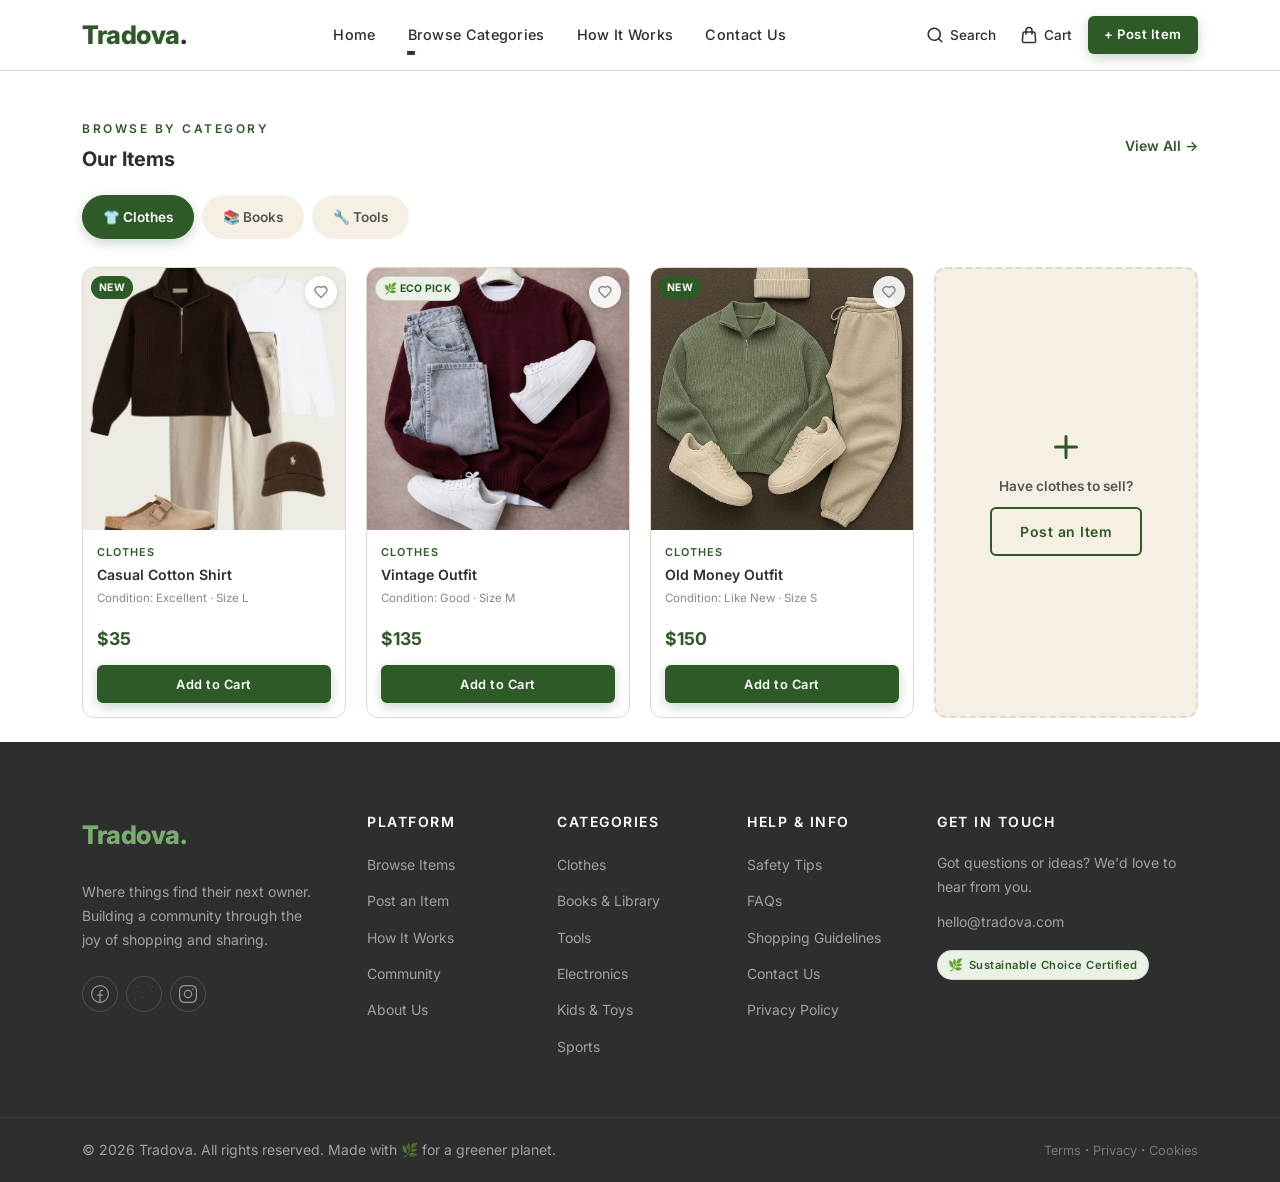
<file: items.html>
<!DOCTYPE html>
<html lang="en">

<head>
  <title>Tradova – Where Things Find Their Next Owner</title>
  <meta charset="utf-8">
  <meta http-equiv="X-UA-Compatible" content="IE=edge">
  <meta name="viewport" content="width=device-width, initial-scale=1.0">
  <meta name="format-detection" content="telephone=no">
  <meta name="description"
    content="Tradova is a community platform for swapping clothes, books, and tools. Don't throw it. Tradova it.">
  <meta name="keywords" content="swap, barter, trade, clothes, books, tools, sustainable, eco, community">
  <meta name="author" content="Tradova">

  <!-- Open Graph -->
  <meta property="og:title" content="Tradova – Where Things Find Their Next Owner">
  <meta property="og:description"
    content="Community-driven platform for swapping items. Reduce waste, save money, find your next favourite thing.">
  <meta property="og:type" content="website">

  <!-- Bootstrap -->
  <link href="https://cdn.jsdelivr.net/npm/bootstrap@5.3.0-alpha3/dist/css/bootstrap.min.css" rel="stylesheet"
    integrity="sha384-KK94CHFLLe+nY2dmCWGMq91rCGa5gtU4mk92HdvYe+M/SXH301p5ILy+dN9+nJOZ" crossorigin="anonymous">

  <!-- Vendor & Swiper -->
  <link rel="stylesheet" type="text/css" href="css/vendor.css">
  <link rel="stylesheet" href="https://cdn.jsdelivr.net/npm/swiper@9/swiper-bundle.min.css" />

  <!-- Google Fonts -->
  <link rel="preconnect" href="https://fonts.googleapis.com">
  <link rel="preconnect" href="https://fonts.gstatic.com" crossorigin>
  <link href="https://fonts.googleapis.com/css2?family=Inter:wght@300;400;500;600;700;800&display=swap"
    rel="stylesheet">

  <!-- Tradova Styles -->
  <link rel="stylesheet" type="text/css" href="style.css">
</head>

<body class="homepage">

  <!-- ===== SVG SPRITE ===== -->
  <svg xmlns="http://www.w3.org/2000/svg" style="display: none;">
    <defs>
      <symbol id="shirt" viewBox="0 0 24 24">
        <path fill="currentColor" d="M11 20H8v-9.5L6.5 13L5 11.5L9 6h6l4 5.5l-1.5 1.5L16 10.5V20h-3v-5h-2v5Z"/>
      </symbol>
      <symbol id="book" viewBox="0 0 24 24">
        <path fill="currentColor" d="M6 22q-.825 0-1.412-.587T4 20V4q0-.825.588-1.412T6 2h14v16H6q-.425 0-.712.288T5 19q0 .425.288.713T6 20h14v2H6Z"/>
      </symbol>
      <symbol id="tool" viewBox="0 0 24 24">
        <path fill="currentColor" d="M19.92 12.08L15 17L12.58 14.58L10 17.17v2.83l-4 4l-4-4l4-4h2.83l2.59-2.59L8.92 10.92a4.986 4.986 0 0 1-5.63-7.55A4.978 4.978 0 0 1 10.92 4.08l-2 2L10 7.17l1.08-1.08l2 2l-2 2l3.42 3.42l4.92-4.92A4.986 4.986 0 0 1 20.63 2.08a4.978 4.978 0 0 1-5.55 7.55l2 2l1.08-1.08l2 2l-1.08 1.08l2 2l-1.16 1.16Z"/>
      </symbol>
      <symbol id="instagram" viewBox="0 0 15 15">
        <path fill="none" stroke="currentColor"
          d="M11 3.5h1M4.5.5h6a4 4 0 0 1 4 4v6a4 4 0 0 1-4 4h-6a4 4 0 0 1-4-4v-6a4 4 0 0 1 4-4Zm3 10a3 3 0 1 1 0-6a3 3 0 0 1 0 6Z" />
      </symbol>
      <symbol id="facebook" viewBox="0 0 15 15">
        <path fill="none" stroke="currentColor"
          d="M7.5 14.5a7 7 0 1 1 0-14a7 7 0 0 1 0 14Zm0 0v-8a2 2 0 0 1 2-2h.5m-5 4h5" />
      </symbol>
      <symbol id="twitter" viewBox="0 0 15 15">
        <path fill="currentColor"
          d="m14.478 1.5.5-.033a.5.5 0 0 0-.871-.301l.371.334Zm-.498 2.959a.5.5 0 1 0-1 0h1Zm-6.49.082h-.5h.5Zm0 .959h.5h-.5Zm-6.99 7V12a.5.5 0 0 0-.278.916L.5 12.5Zm.998-11 .469-.175a.5.5 0 0 0-.916-.048l.447.223Zm3.994 9 .354.353a.5.5 0 0 0-.195-.827l-.159.474Z" />
      </symbol>
      <symbol id="heart" viewBox="0 0 24 24">
        <path fill="currentColor"
          d="M20.16 4.61A6.27 6.27 0 0 0 12 4a6.27 6.27 0 0 0-8.16 9.48l7.45 7.45a1 1 0 0 0 1.42 0l7.45-7.45a6.27 6.27 0 0 0 0-8.87Zm-1.41 7.46L12 18.81l-6.75-6.74a4.28 4.28 0 0 1 3-7.3a4.25 4.25 0 0 1 3 1.25a1 1 0 0 0 1.42 0a4.27 4.27 0 0 1 6 6.05Z" />
      </symbol>
      <symbol id="search" viewBox="0 0 24 24">
        <path fill="currentColor"
          d="M21.71 20.29L18 16.61A9 9 0 1 0 16.61 18l3.68 3.68a1 1 0 0 0 1.42 0a1 1 0 0 0 0-1.39ZM11 18a7 7 0 1 1 7-7a7 7 0 0 1-7 7Z" />
      </symbol>
      <symbol id="user" viewBox="0 0 24 24">
        <path fill="currentColor"
          d="M15.71 12.71a6 6 0 1 0-7.42 0a10 10 0 0 0-6.22 8.18a1 1 0 0 0 2 .22a8 8 0 0 1 15.9 0a1 1 0 0 0 1 .89h.11a1 1 0 0 0 .88-1.1a10 10 0 0 0-6.25-8.19ZM12 12a4 4 0 1 1 4-4a4 4 0 0 1-4 4Z" />
      </symbol>
      <symbol id="message" viewBox="0 0 24 24">
        <path fill="currentColor"
          d="M19 2H5a3 3 0 0 0-3 3v14a3 3 0 0 0 3 3h14a3 3 0 0 0 3-3V5a3 3 0 0 0-3-3Zm1 17a1 1 0 0 1-1 1H5a1 1 0 0 1-1-1V5a1 1 0 0 1 1-1h14a1 1 0 0 1 1 1Zm-5-9H9a1 1 0 0 0 0 2h6a1 1 0 0 0 0-2Zm-3 4H9a1 1 0 0 0 0 2h3a1 1 0 0 0 0-2Z" />
      </symbol>
      <symbol id="home" viewBox="0 0 24 24">
        <path fill="currentColor"
          d="M10 19v-5h4v5c0 .55.45 1 1 1h3c.55 0 1-.45 1-1v-7h1.7c.46 0 .68-.57.33-.87L12.67 3.6c-.38-.34-.96-.34-1.34 0l-8.36 7.53c-.34.3-.13.87.33.87H5v7c0 .55.45 1 1 1h3c.55 0 1-.45 1-1Z" />
      </symbol>
      <symbol id="plus" viewBox="0 0 24 24">
        <path fill="currentColor"
          d="M19 11h-6V5a1 1 0 0 0-2 0v6H5a1 1 0 0 0 0 2h6v6a1 1 0 0 0 2 0v-6h6a1 1 0 0 0 0-2Z" />
      </symbol>
      <symbol id="arrow-left" viewBox="0 0 24 24">
        <path fill="currentColor"
          d="M17 11H9.41l3.3-3.29a1 1 0 1 0-1.42-1.42l-5 5a1 1 0 0 0-.21.33a1 1 0 0 0 0 .76a1 1 0 0 0 .21.33l5 5a1 1 0 0 0 1.42 0a1 1 0 0 0 0-1.42L9.41 13H17a1 1 0 0 0 0-2Z" />
      </symbol>
      <symbol id="arrow-right" viewBox="0 0 24 24">
        <path fill="currentColor"
          d="M17.92 11.62a1 1 0 0 0-.21-.33l-5-5a1 1 0 0 0-1.42 1.42l3.3 3.29H7a1 1 0 0 0 0 2h7.59l-3.3 3.29a1 1 0 0 0 0 1.42a1 1 0 0 0 1.42 0l5-5a1 1 0 0 0 .21-.33a1 1 0 0 0 0-.76Z" />
      </symbol>
      <symbol id="leaf" viewBox="0 0 24 24">
        <path fill="currentColor"
          d="M17 8C8 10 5.9 16.17 3.82 19.9a1 1 0 0 0 1.72 1 19.57 19.57 0 0 1 1.47-2.88C8.18 15.9 10.38 14 15 14c0 0-5 1-7 4 0 0 9-1 11-9 0 0-1 6-7 8 0 0 9-1 9-10S17 8 17 8Z" />
      </symbol>
      <symbol id="recycle" viewBox="0 0 24 24">
        <path fill="currentColor"
          d="M12 2C6.48 2 2 6.48 2 12s4.48 10 10 10 10-4.48 10-10S17.52 2 12 2zm-1 14H9l3-3.5L9 9h2l2 2.5L11 9h2l3 3.5-3 3.5h-2l2-2.5L11 16z" />
      </symbol>
      <symbol id="swap" viewBox="0 0 24 24">
        <path fill="currentColor" d="M7 16V4m0 0L3 8m4-4l4 4M17 8v12m0 0l4-4m-4 4l-4-4" stroke="currentColor"
          stroke-width="2" stroke-linecap="round" stroke-linejoin="round" fill="none" />
      </symbol>
      <symbol id="check" viewBox="0 0 24 24">
        <path fill="currentColor"
          d="M18.71 7.21a1 1 0 0 0-1.42 0l-7.45 7.46l-3.13-3.14A1 1 0 1 0 5.29 13l3.84 3.84a1 1 0 0 0 1.42 0l8.16-8.16a1 1 0 0 0 0-1.47Z" />
      </symbol>
      <symbol id="play" viewBox="0 0 24 24">
        <path fill="currentColor"
          d="M5.669 4.76a1.469 1.469 0 0 1 2.04-1.177c1.062.454 3.442 1.533 6.462 3.276c3.021 1.744 5.146 3.267 6.069 3.958c.788.591.79 1.763.001 2.356c-.914.687-3.013 2.19-6.07 3.956c-3.06 1.766-5.412 2.832-6.464 3.28c-.906.387-1.92-.2-2.038-1.177c-.138-1.142-.396-3.735-.396-7.237c0-3.5.257-6.092.396-7.235Z" />
      </symbol>
      <symbol id="star-solid" viewBox="0 0 15 15">
        <path fill="currentColor"
          d="M7.953 3.788a.5.5 0 0 0-.906 0L6.08 5.85l-2.154.33a.5.5 0 0 0-.283.843l1.574 1.613l-.373 2.284a.5.5 0 0 0 .736.518l1.92-1.063l1.921 1.063a.5.5 0 0 0 .736-.519l-.373-2.283l1.574-1.613a.5.5 0 0 0-.283-.844L8.921 5.85l-.968-2.062Z" />
      </symbol>
      <symbol id="calendar" viewBox="0 0 24 24">
        <path fill="currentColor"
          d="M19 4h-2V3a1 1 0 0 0-2 0v1H9V3a1 1 0 0 0-2 0v1H5a3 3 0 0 0-3 3v12a3 3 0 0 0 3 3h14a3 3 0 0 0 3-3V7a3 3 0 0 0-3-3Zm1 15a1 1 0 0 1-1 1H5a1 1 0 0 1-1-1v-7h16Zm0-9H4V7a1 1 0 0 1 1-1h2v1a1 1 0 0 0 2 0V6h6v1a1 1 0 0 0 2 0V6h2a1 1 0 0 1 1 1Z" />
      </symbol>
      <symbol id="gift" viewBox="0 0 24 24">
        <g fill="none" stroke="currentColor" stroke-linecap="round" stroke-linejoin="round" stroke-width="2">
          <rect width="18" height="14" x="3" y="8" rx="2" />
          <path d="M12 5a3 3 0 1 0-3 3m6 0a3 3 0 1 0-3-3m0 0v17m9-7H3" />
        </g>
      </symbol>
      <symbol id="arrow-cycle" viewBox="0 0 24 24">
        <g fill="none" stroke="currentColor" stroke-linecap="round" stroke-linejoin="round" stroke-width="2">
          <path
            d="M22 12c0 6-4.39 10-9.806 10C7.792 22 4.24 19.665 3 16m-1-4C2 6 6.39 2 11.806 2C16.209 2 19.76 4.335 21 8" />
          <path d="m7 17l-4-1l-1 4M17 7l4 1l1-4" />
        </g>
      </symbol>
      <symbol id="shopping-bag" viewBox="0 0 24 24">
        <g fill="none" stroke="currentColor" stroke-linecap="round" stroke-linejoin="round" stroke-width="2">
          <path
            d="M3.977 9.84A2 2 0 0 1 5.971 8h12.058a2 2 0 0 1 1.994 1.84l.803 10A2 2 0 0 1 18.833 22H5.167a2 2 0 0 1-1.993-2.16l.803-10Z" />
          <path d="M16 11V6a4 4 0 0 0-4-4v0a4 4 0 0 0-4 4v5" />
        </g>
      </symbol>
    </defs>
  </svg>

  <!-- ===== PRELOADER ===== -->
  <div class="preloader"></div>

  <!-- ===== SEARCH POPUP ===== -->
  <div class="search-popup" id="searchPopup">
    <div class="search-popup-container">
      <form role="search" method="get" class="form-group" action="">
        <input type="search" id="search-form" class="form-control border-0 border-bottom"
          placeholder="What are you looking to buy today?" value="" name="s" />
        <button type="submit" class="search-submit border-0 position-absolute bg-transparent"
          style="top:50%;right:0;transform:translateY(-50%);">
          <svg width="22" height="22" viewBox="0 0 24 24">
            <use xlink:href="#search"></use>
          </svg>
        </button>
      </form>
      <h5 class="cat-list-title">Browse Categories</h5>
      <ul class="cat-list">
        <li class="cat-list-item"><a href="#" title="Apparel">clothes</a></li>
        <li class="cat-list-item"><a href="#" title="Books">Books</a></li>
        <li class="cat-list-item"><a href="#" title="Tools">Tools</a></li>
        <li class="cat-list-item"><a href="#" title="Electronics">Electronics</a></li>
        <li class="cat-list-item"><a href="#" title="Kids">Kids</a></li>
        <li class="cat-list-item"><a href="#" title="Sports">Sports</a></li>
      </ul>
    </div>
  </div>

  <!-- ===== SHOPPING CART PANEL ===== -->
  <div class="offcanvas offcanvas-end" data-bs-scroll="true" tabindex="-1" id="offcanvasCart" aria-labelledby="cartLabel">
    <div class="offcanvas-header border-bottom">
      <div>
        <h5 class="mb-0" id="cartLabel" style="font-weight:700;color:#2E2E2E;">My Cart</h5>
        <p style="font-size:0.75rem;color:#888;margin:2px 0 0;">Items you've added</p>
      </div>
      <button type="button" class="btn-close" data-bs-dismiss="offcanvas" aria-label="Close"></button>
    </div>
    <div class="offcanvas-body d-flex flex-column" style="gap:0;">

      <!-- Empty state -->
      <div id="cart-empty" style="flex:1;display:flex;flex-direction:column;align-items:center;justify-content:center;text-align:center;padding:2rem;">
        <div style="width:64px;height:64px;background:#EAF2E8;border-radius:50%;display:flex;align-items:center;justify-content:center;margin-bottom:1rem;">
          <svg width="28" height="28" viewBox="0 0 24 24" style="color:#2D5A27;"><use xlink:href="#shopping-bag"></use></svg>
        </div>
        <p style="font-weight:600;color:#2E2E2E;margin:0;">Your cart is empty</p>
        <p style="font-size:0.85rem;color:#888;margin-top:0.25rem;">Add items from the listings below</p>
      </div>

      <!-- Cart items list -->
      <ul class="list-group mb-3" id="cart-items-list" style="display:none;"></ul>

      <!-- Cart footer -->
      <div id="cart-footer" style="display:none;border-top:1px solid #E0D8CC;padding-top:1rem;margin-top:auto;">
        <div class="d-flex justify-content-between align-items-center mb-3">
          <span style="font-weight:600;color:#2E2E2E;font-size:0.95rem;">Total</span>
          <span id="cart-total" style="font-weight:700;color:#2D5A27;font-size:1.1rem;">$0.00</span>
        </div>
        <button class="btn btn-primary w-100" id="checkout-btn">Proceed to Checkout</button>
        <button class="btn btn-beige w-100 mt-2" id="clear-cart-btn">Clear Cart</button>
      </div>
    </div>
  </div>

  <!-- ===== NAVBAR ===== -->
  <nav class="navbar navbar-expand-lg" id="mainNav">
    <div class="container">
      <div class="row justify-content-between align-items-center w-100 g-0">

        <!-- Logo -->
        <div class="col-auto">
          <a class="navbar-brand" href="index.html" aria-label="Tradova Home">
            Tradova<span>.</span>
          </a>
        </div>

        <!-- Mobile: right-side icons + toggler -->
        <div class="col-auto d-flex d-lg-none align-items-center gap-2">
          <button class="nav-action-btn" id="searchBtn" aria-label="Search">
            <svg width="20" height="20" viewBox="0 0 24 24">
              <use xlink:href="#search"></use>
            </svg>
          </button>
          <button class="nav-action-btn" data-bs-toggle="offcanvas" data-bs-target="#offcanvasCart"
            aria-controls="offcanvasCart" aria-label="Cart">
            <svg width="20" height="20" viewBox="0 0 24 24">
              <use xlink:href="#shopping-bag"></use>
            </svg>
            <span id="cart-count-mobile" style="background:#2D5A27;color:white;border-radius:99px;padding:0 5px;font-size:0.65rem;font-weight:700;display:none;">0</span>
          </button>
          <button class="navbar-toggler border-0" type="button" data-bs-toggle="offcanvas"
            data-bs-target="#offcanvasNavbar" aria-controls="offcanvasNavbar" aria-label="Toggle navigation">
            <span class="navbar-toggler-icon"></span>
          </button>
        </div>

        <!-- Desktop nav links -->
        <div class="col-auto d-none d-lg-block">
          <div class="offcanvas offcanvas-end" tabindex="-1" id="offcanvasNavbar"
            aria-labelledby="offcanvasNavbarLabel">
            <div class="offcanvas-header">
              <h5 class="offcanvas-title" id="offcanvasNavbarLabel">Tradova</h5>
              <button type="button" class="btn-close" data-bs-dismiss="offcanvas" aria-label="Close"></button>
            </div>
            <div class="offcanvas-body">
              <ul class="navbar-nav justify-content-center flex-grow-1 gap-1 gap-lg-4">
                <li class="nav-item">
                  <a class="nav-link active" href="index.html#billboard" id="nav-home">Home</a>
                </li>
                <li class="nav-item dropdown">
                  <a class="nav-link dropdown-toggle" href="index.html#categories" id="dropdownBrowse" data-bs-toggle="dropdown"
                    aria-haspopup="true" aria-expanded="false">Browse Categories</a>
                  <ul class="dropdown-menu" aria-labelledby="dropdownBrowse">
                    <li><a href="#products" class="dropdown-item" onclick="document.getElementById('tab-clothes')?.click()"><svg width="16" height="16" viewBox="0 0 24 24" class="me-2"><use xlink:href="#shirt"></use></svg>Clothes</a></li>
                    <li><a href="#products" class="dropdown-item" onclick="document.getElementById('tab-books')?.click()"><svg width="16" height="16" viewBox="0 0 24 24" class="me-2"><use xlink:href="#book"></use></svg>Books</a></li>
                    <li><a href="#products" class="dropdown-item" onclick="document.getElementById('tab-tools')?.click()"><svg width="16" height="16" viewBox="0 0 24 24" class="me-2"><use xlink:href="#tool"></use></svg>Tools</a></li>
                  </ul>
                </li>
                <li class="nav-item">
                  <a class="nav-link" href="index.html#how-it-works" id="nav-how">How It Works</a>
                </li>
                <li class="nav-item">
                  <a class="nav-link" href="#footer" id="nav-about">Contact Us</a>
                </li>
              </ul>
            </div>
          </div>
        </div>

        <!-- Desktop: Nav Actions -->
        <div class="col-auto d-none d-lg-flex align-items-center gap-2">
          <button class="nav-action-btn" id="searchBtnDesktop" aria-label="Search items">
            <svg width="18" height="18" viewBox="0 0 24 24">
              <use xlink:href="#search"></use>
            </svg>
            Search
          </button>
          <button class="nav-action-btn" data-bs-toggle="offcanvas" data-bs-target="#offcanvasCart"
            aria-controls="offcanvasCart" aria-label="Cart">
            <svg width="18" height="18" viewBox="0 0 24 24">
              <use xlink:href="#shopping-bag"></use>
            </svg>
            Cart <span id="cart-count-badge"
              style="background:#2D5A27;color:white;border-radius:99px;padding:1px 7px;font-size:0.65rem;font-weight:700;display:none;">0</span>
          </button>

          <button class="btn btn-primary btn-sm" id="post-item-nav-btn" data-bs-toggle="modal" data-bs-target="#postItemModal"
            style="font-size:0.82rem;padding:8px 16px;min-height:38px;border:none;">
            + Post Item
          </button>
        </div>

      </div>
    </div>
  </nav>

  <!-- ======================================================
       PRODUCTS — TABBED GRID
  ======================================================= -->
  <section id="products" class="products-section py-5">
    <div class="container">

      <!-- Header -->
      <div class="section-header-row mb-4" data-aos="fade-up">
        <div>
          <span class="section-label">Browse by Category</span>
          <h4 class="mb-0">Our Items</h4>
        </div>
        <a href="#" class="btn-link" id="view-all-products-btn">View All</a>
      </div>

      <!-- Category Tabs -->
      <div class="product-tabs" data-aos="fade-up" data-aos-delay="80">
        <button class="product-tab active" data-tab="clothes" id="tab-clothes">👕 Clothes</button>
        <button class="product-tab" data-tab="books" id="tab-books">📚 Books</button>
        <button class="product-tab" data-tab="tools" id="tab-tools">🔧 Tools</button>
      </div>

      <!-- ── CLOTHES ── -->
      <div class="products-grid tab-content active" id="tab-content-clothes" data-aos="fade-up" data-aos-delay="120">
        <div class="product-card">
          <div class="product-card-img">
            <img src="images/Clothes/banner-image-1.jpg" alt="Clothes item 1">
            <button class="btn-icon btn-wishlist" aria-label="Save"><svg width="16" height="16" viewBox="0 0 24 24"><use xlink:href="#heart"></use></svg></button>
            <span class="item-badge">New</span>
          </div>
          <div class="product-card-body">
            <span class="item-category">Clothes</span>
            <h6 class="product-title">Casual Cotton Shirt</h6>
            <span class="item-condition">Condition: Excellent · Size L</span>
            <strong style="color:var(--color-green); font-size: 1.1rem; margin: 0.25rem 0 0.5rem; display: block;">$35</strong>
            <button class="btn btn-primary btn-sm w-100 add-to-cart-btn"
              data-name="Casual Cotton Shirt" data-category="Clothes" data-price="35"
              data-img="images/Clothes/banner-image-1.jpg">Add to Cart</button>
          </div>
        </div>

        <div class="product-card">
          <div class="product-card-img">
            <img src="images/Clothes/1cecf33ee0278c3bf6f7718e0228cd1a.jpg" alt="Clothes item 2">
            <button class="btn-icon btn-wishlist" aria-label="Save"><svg width="16" height="16" viewBox="0 0 24 24"><use xlink:href="#heart"></use></svg></button>
            <span class="item-badge eco">🌿 Eco Pick</span>
          </div>
          <div class="product-card-body">
            <span class="item-category">Clothes</span>
            <h6 class="product-title">Vintage Outfit</h6>
            <span class="item-condition">Condition: Good · Size M</span>
            <strong style="color:var(--color-green); font-size: 1.1rem; margin: 0.25rem 0 0.5rem; display: block;">$135</strong>
            <button class="btn btn-primary btn-sm w-100 add-to-cart-btn"
              data-name="Vintage Jacket" data-category="Clothes" data-price="135"
              data-img="images/Clothes/1cecf33ee0278c3bf6f7718e0228cd1a.jpg">Add to Cart</button>
          </div>
        </div>

        <div class="product-card">
          <div class="product-card-img">
            <img src="images/Clothes/6b15f3ded429f410e5475d7496b6fc37.jpg" alt="Clothes item 3">
            <button class="btn-icon btn-wishlist" aria-label="Save"><svg width="16" height="16" viewBox="0 0 24 24"><use xlink:href="#heart"></use></svg></button>
            <span class="item-badge">New</span>
          </div>
          <div class="product-card-body">
            <span class="item-category">Clothes</span>
            <h6 class="product-title"> Old Money Outfit</h6>
            <span class="item-condition">Condition: Like New · Size S</span>
            <strong style="color:var(--color-green); font-size: 1.1rem; margin: 0.25rem 0 0.5rem; display: block;">$150</strong>
            <button class="btn btn-primary btn-sm w-100 add-to-cart-btn"
              data-name="Linen Summer Dress" data-category="Clothes" data-price="150"
              data-img="images/Clothes/6b15f3ded429f410e5475d7496b6fc37.jpg">Add to Cart</button>
          </div>
        </div>

        <!-- Placeholder 4th card so grid looks full on desktop -->
        <div class="product-card product-card-cta">
          <div class="product-card-cta-inner">
            <svg width="36" height="36" viewBox="0 0 24 24" style="color:#2D5A27;"><use xlink:href="#plus"></use></svg>
            <p>Have clothes to sell?</p>
            <button class="btn btn-outline-tradova btn-sm" data-bs-toggle="modal" data-bs-target="#postItemModal">Post an Item</button>
          </div>
        </div>
      </div>

      <!-- ── BOOKS ── -->
      <div class="products-grid tab-content" id="tab-content-books">
        <div class="product-card">
          <div class="product-card-img">
            <img src="images/Books/8a7b1700538f90df9c53ba5b1328aaca.jpg" alt="Book 1">
            <button class="btn-icon btn-wishlist" aria-label="Save"><svg width="16" height="16" viewBox="0 0 24 24"><use xlink:href="#heart"></use></svg></button>
            <span class="item-badge">New</span>
          </div>
          <div class="product-card-body">
            <span class="item-category">Books</span>
            <h6 class="product-title">Forest Collection</h6>
            <span class="item-condition">Condition: Very Good</span>
            <strong style="color:var(--color-green); font-size: 1.1rem; margin: 0.25rem 0 0.5rem; display: block;">$45</strong>
            <button class="btn btn-primary btn-sm w-100 add-to-cart-btn"
              data-name="Novel Collection" data-category="Books" data-price="45"
              data-img="images/Books/8a7b1700538f90df9c53ba5b1328aaca.jpg">Add to Cart</button>
          </div>
        </div>

        <div class="product-card">
          <div class="product-card-img">
            <img src="images/Books/8d2bea04d7ee666ab74e47084cf707ad.jpg" alt="Book 2">
            <button class="btn-icon btn-wishlist" aria-label="Save"><svg width="16" height="16" viewBox="0 0 24 24"><use xlink:href="#heart"></use></svg></button>
            <span class="item-badge eco">🌿 Eco Pick</span>
          </div>
          <div class="product-card-body">
            <span class="item-category">Books</span>
            <h6 class="product-title">Self-Development Book</h6>
            <span class="item-condition">Condition: Like New</span>
            <strong style="color:var(--color-green); font-size: 1.1rem; margin: 0.25rem 0 0.5rem; display: block;">$60</strong>
            <button class="btn btn-primary btn-sm w-100 add-to-cart-btn"
              data-name="Self-Development Book" data-category="Books" data-price="60"
              data-img="images/Books/8d2bea04d7ee666ab74e47084cf707ad.jpg">Add to Cart</button>
          </div>
        </div>

        <div class="product-card">
          <div class="product-card-img">
            <img src="images/Books/96c3980f6c14c046ad3f231dc15efd3d.jpg" alt="Book 3">
            <button class="btn-icon btn-wishlist" aria-label="Save"><svg width="16" height="16" viewBox="0 0 24 24"><use xlink:href="#heart"></use></svg></button>
            <span class="item-badge">New</span>
          </div>
          <div class="product-card-body">
            <span class="item-category">Books</span>
            <h6 class="product-title">Science &amp; Tech Book</h6>
            <span class="item-condition">Condition: Good</span>
            <strong style="color:var(--color-green); font-size: 1.1rem; margin: 0.25rem 0 0.5rem; display: block;">$75</strong>
            <button class="btn btn-primary btn-sm w-100 add-to-cart-btn"
              data-name="Science &amp; Tech Book" data-category="Books" data-price="75"
              data-img="images/Books/96c3980f6c14c046ad3f231dc15efd3d.jpg">Add to Cart</button>
          </div>
        </div>

        <div class="product-card">
          <div class="product-card-img">
            <img src="images/Books/eeee75a2f49b7beb0973bcd413a7eb3e.jpg" alt="Book 4">
            <button class="btn-icon btn-wishlist" aria-label="Save"><svg width="16" height="16" viewBox="0 0 24 24"><use xlink:href="#heart"></use></svg></button>
            <span class="item-badge eco">🌿 Eco Pick</span>
          </div>
          <div class="product-card-body">
            <span class="item-category">Books</span>
            <h6 class="product-title">Classic Literature</h6>
            <span class="item-condition">Condition: Excellent</span>
            <strong style="color:var(--color-green); font-size: 1.1rem; margin: 0.25rem 0 0.5rem; display: block;">$85</strong>
            <button class="btn btn-primary btn-sm w-100 add-to-cart-btn"
              data-name="Classic Literature" data-category="Books" data-price="85"
              data-img="images/Books/eeee75a2f49b7beb0973bcd413a7eb3e.jpg">Add to Cart</button>
          </div>
        </div>

        <div class="product-card">
          <div class="product-card-img">
            <img src="images/Books/Accounting Principles.jpeg" alt="Accounting Principles">
            <button class="btn-icon btn-wishlist" aria-label="Save"><svg width="16" height="16" viewBox="0 0 24 24"><use xlink:href="#heart"></use></svg></button>
            <span class="item-badge">New</span>
          </div>
          <div class="product-card-body">
            <span class="item-category">Books</span>
            <h6 class="product-title">Accounting Principles</h6>
            <span class="item-condition">Condition: Excellent</span>
            <strong style="color:var(--color-green); font-size: 1.1rem; margin: 0.25rem 0 0.5rem; display: block;">$35</strong>
            <button class="btn btn-primary btn-sm w-100 add-to-cart-btn"
              data-name="Accounting Principles" data-category="Books" data-price="35"
              data-img="images/Books/Accounting Principles.jpeg">Add to Cart</button>
          </div>
        </div>
      </div>

      <!-- ── TOOLS ── -->
      <div class="products-grid tab-content" id="tab-content-tools">
        <div class="product-card">
          <div class="product-card-img">
            <img src="images/Tools/156983079a9a76b99fc12772160a8067.jpg" alt="Tool 1">
            <button class="btn-icon btn-wishlist" aria-label="Save"><svg width="16" height="16" viewBox="0 0 24 24"><use xlink:href="#heart"></use></svg></button>
            <span class="item-badge">New</span>
          </div>
          <div class="product-card-body">
            <span class="item-category">Tools</span>
            <h6 class="product-title">Color Set</h6>
            <span class="item-condition">Condition: Good · Full set</span>
            <strong style="color:var(--color-green); font-size: 1.1rem; margin: 0.25rem 0 0.5rem; display: block;">$45</strong>
            <button class="btn btn-primary btn-sm w-100 add-to-cart-btn"
              data-name="Power Drill Set" data-category="Tools" data-price="45"
              data-img="images/Tools/156983079a9a76b99fc12772160a8067.jpg">Add to Cart</button>
          </div>
        </div>

        <div class="product-card">
          <div class="product-card-img">
            <img src="images/Tools/1a271b3b1334a9a48001ad1451d41a19.jpg" alt="Tool 2">
            <button class="btn-icon btn-wishlist" aria-label="Save"><svg width="16" height="16" viewBox="0 0 24 24"><use xlink:href="#heart"></use></svg></button>
            <span class="item-badge eco">🌿 Eco Pick</span>
          </div>
          <div class="product-card-body">
            <span class="item-category">Tools</span>
            <h6 class="product-title">Black Tool Kit</h6>
            <span class="item-condition">Condition: Very Good</span>
            <strong style="color:var(--color-green); font-size: 1.1rem; margin: 0.25rem 0 0.5rem; display: block;">$35</strong>
            <button class="btn btn-primary btn-sm w-100 add-to-cart-btn"
              data-name="Garden Tool Kit" data-category="Tools" data-price="35"
              data-img="images/Tools/1a271b3b1334a9a48001ad1451d41a19.jpg">Add to Cart</button>
          </div>
        </div>

        <div class="product-card">
          <div class="product-card-img">
            <img src="images/Tools/9ed20412d0cdce6373d62769cbff9c6d.jpg" alt="Tool 3">
            <button class="btn-icon btn-wishlist" aria-label="Save"><svg width="16" height="16" viewBox="0 0 24 24"><use xlink:href="#heart"></use></svg></button>
            <span class="item-badge">New</span>
          </div>
          <div class="product-card-body">
            <span class="item-category">Tools</span>
            <h6 class="product-title">Painting Tools Set</h6>
            <span class="item-condition">Condition: Excellent</span>
            <strong style="color:var(--color-green); font-size: 1.1rem; margin: 0.25rem 0 0.5rem; display: block;">$55</strong>
            <button class="btn btn-primary btn-sm w-100 add-to-cart-btn"
              data-name="Measuring Tools Set" data-category="Tools" data-price="55"
              data-img="images/Tools/9ed20412d0cdce6373d62769cbff9c6d.jpg">Add to Cart</button>
          </div>
        </div>

        <div class="product-card">
          <div class="product-card-img">
            <img src="images/Tools/f4cf67eb78d9202698ffabce0858c4ad.jpg" alt="Tool 4">
            <button class="btn-icon btn-wishlist" aria-label="Save"><svg width="16" height="16" viewBox="0 0 24 24"><use xlink:href="#heart"></use></svg></button>
            <span class="item-badge eco">🌿 Eco Pick</span>
          </div>
          <div class="product-card-body">
            <span class="item-category">Tools</span>
            <h6 class="product-title">White Tool Kit</h6>
            <span class="item-condition">Condition: Good · Used twice</span>
            <strong style="color:var(--color-green); font-size: 1.1rem; margin: 0.25rem 0 0.5rem; display: block;">$70</strong>
            <button class="btn btn-primary btn-sm w-100 add-to-cart-btn"
              data-name="Electric Sander" data-category="Tools" data-price="70"
              data-img="images/Tools/f4cf67eb78d9202698ffabce0858c4ad.jpg">Add to Cart</button>
          </div>
        </div>
      </div>

    </div>
  </section>
  <!-- ======================================================
       FOOTER
  ======================================================= -->
  <footer id="footer">
    <div class="container">
      <div class="row d-flex flex-wrap justify-content-between py-5 g-4">

        <!-- Brand -->
        <div class="col-md-3 col-sm-6">
          <div class="footer-menu footer-menu-001">
            <div class="footer-intro mb-4">
              <a href="index.html" class="footer-brand" id="footer-logo">Tradova.</a>
            </div>
            <p style="max-width:240px;">Where things find their next owner. Building a community through the joy of
              shopping and sharing.</p>
            <div class="social-links mt-4">
              <ul class="list-unstyled d-flex flex-wrap gap-2">
                <li><a href="#" id="social-fb" aria-label="Facebook">
                    <svg width="18" height="18" viewBox="0 0 15 15">
                      <use xlink:href="#facebook"></use>
                    </svg>
                  </a></li>
                <li><a href="#" id="social-tw" aria-label="Twitter/X">
                    <svg width="18" height="18" viewBox="0 0 15 15">
                      <use xlink:href="#twitter"></use>
                    </svg>
                  </a></li>
                <li><a href="#" id="social-ig" aria-label="Instagram">
                    <svg width="18" height="18" viewBox="0 0 15 15">
                      <use xlink:href="#instagram"></use>
                    </svg>
                  </a></li>
              </ul>
            </div>
          </div>
        </div>

        <!-- Quick Links -->
        <div class="col-md-2 col-sm-6">
          <div class="footer-menu footer-menu-002">
            <h5 class="widget-title">Platform</h5>
            <ul class="menu-list border-animation-left">
              <li class="menu-item"><a href="#" id="footer-browse">Browse Items</a></li>
              <li class="menu-item"><a href="#" id="footer-post" data-bs-toggle="modal" data-bs-target="#postItemModal">Post an Item</a></li>
              <li class="menu-item"><a href="#" id="footer-how">How It Works</a></li>
              <li class="menu-item"><a href="#" id="footer-community">Community</a></li>
              <li class="menu-item"><a href="#" id="footer-about">About Us</a></li>
            </ul>
          </div>
        </div>

        <!-- Categories -->
        <div class="col-md-2 col-sm-6">
          <div class="footer-menu footer-menu-003">
            <h5 class="widget-title">Categories</h5>
            <ul class="menu-list border-animation-left">
              <li class="menu-item"><a href="#" id="footer-cat-apparel">Clothes</a></li>
              <li class="menu-item"><a href="#" id="footer-cat-books">Books &amp; Library</a></li>
              <li class="menu-item"><a href="#" id="footer-cat-tools">Tools</a></li>
              <li class="menu-item"><a href="#" id="footer-cat-electronics">Electronics</a></li>
              <li class="menu-item"><a href="#" id="footer-cat-kids">Kids &amp; Toys</a></li>
              <li class="menu-item"><a href="#" id="footer-cat-sports">Sports</a></li>
            </ul>
          </div>
        </div>

        <!-- Help -->
        <div class="col-md-2 col-sm-6">
          <div class="footer-menu footer-menu-004">
            <h5 class="widget-title">Help &amp; Info</h5>
            <ul class="menu-list border-animation-left">
              <li class="menu-item"><a href="#" id="footer-safety">Safety Tips</a></li>
              <li class="menu-item"><a href="#" id="footer-faq">FAQs</a></li>
              <li class="menu-item"><a href="#" id="footer-guidelines">Shopping Guidelines</a></li>
              <li class="menu-item"><a href="#" id="footer-contact">Contact Us</a></li>
              <li class="menu-item"><a href="#" id="footer-privacy">Privacy Policy</a></li>
            </ul>
          </div>
        </div>

        <!-- Contact -->
        <div class="col-md-3 col-sm-6">
          <div class="footer-menu footer-menu-005">
            <h5 class="widget-title">Get In Touch</h5>
            <p>Got questions or ideas? We'd love to hear from you.</p>
            <p style="margin-top:0.75rem;">
              <a href="mailto:hello@tradova.com" id="footer-email">hello@tradova.com</a>
            </p>
            <div class="eco-badge mt-3" style="display:inline-flex;">Sustainable Choice Certified</div>
          </div>
        </div>

      </div>
    </div>

    <!-- Footer Bottom -->
    <div class="footer-bottom">
      <div class="container">
        <div class="row align-items-center">
          <div class="col-md-6">
            <p>© 2026 Tradova. All rights reserved. Made with 🌿 for a greener planet.</p>
          </div>
          <div class="col-md-6 text-md-end">
            <p>
              <a href="#" id="footer-terms" style="color:rgba(255,255,255,0.35);font-size:0.8rem;">Terms</a> ·
              <a href="#" id="footer-privacy-link" style="color:rgba(255,255,255,0.35);font-size:0.8rem;">Privacy</a> ·
              <a href="#" id="footer-cookies" style="color:rgba(255,255,255,0.35);font-size:0.8rem;">Cookies</a>
            </p>
          </div>
        </div>
      </div>
    </div>
  </footer>

  <!-- ======================================================
       MOBILE BOTTOM NAVIGATION BAR
  ======================================================= -->
  <nav class="mobile-bottom-nav" id="mobileBottomNav" aria-label="Mobile navigation">
    <a href="index.html" class="mobile-nav-item active" id="mob-nav-home" aria-label="Home">
      <svg viewBox="0 0 24 24">
        <use xlink:href="#home"></use>
      </svg>
      <span>Home</span>
    </a>
    <button class="mobile-nav-item post-btn" id="mob-nav-post" data-bs-toggle="modal" data-bs-target="#postItemModal" aria-label="Post an Item" style="border:none;background:transparent;">
      <div class="post-icon-wrap">
        <svg viewBox="0 0 24 24" width="22" height="22">
          <use xlink:href="#plus"></use>
        </svg>
      </div>
      <span>Post</span>
    </button>
    <button class="mobile-nav-item" id="mob-nav-cart" data-bs-toggle="offcanvas" data-bs-target="#offcanvasCart"
      aria-label="My Cart">
      <svg viewBox="0 0 24 24">
        <use xlink:href="#shopping-bag"></use>
      </svg>
      <span>Cart</span>
    </button>
    <a href="index.html#categories" class="mobile-nav-item" id="mob-nav-categories" aria-label="Categories">
      <svg viewBox="0 0 24 24" fill="none" stroke="currentColor" stroke-width="2" stroke-linecap="round" stroke-linejoin="round">
        <rect x="3" y="3" width="7" height="7"></rect>
        <rect x="14" y="3" width="7" height="7"></rect>
        <rect x="14" y="14" width="7" height="7"></rect>
        <rect x="3" y="14" width="7" height="7"></rect>
      </svg>
      <span>Categories</span>
    </a>
    <a href="items.html" class="mobile-nav-item" id="mob-nav-products" aria-label="Products">
      <svg viewBox="0 0 24 24">
        <use xlink:href="#gift"></use>
      </svg>
      <span>Products</span>
    </a>
  </nav>

  <!-- ======================================================
       SCRIPTS
  ======================================================= -->
  <!-- ===== POST ITEM MODAL ===== -->
  <div class="modal fade" id="postItemModal" tabindex="-1" aria-labelledby="postItemModalLabel" aria-hidden="true">
    <div class="modal-dialog modal-dialog-centered">
      <div class="modal-content" style="border-radius: 16px;">
        <div class="modal-header border-0 pb-0">
          <h5 class="modal-title" id="postItemModalLabel" style="font-weight: 700;">Post an Item</h5>
          <button type="button" class="btn-close" data-bs-dismiss="modal" aria-label="Close"></button>
        </div>
        <div class="modal-body">
          <form id="postItemForm">
            <div class="mb-3">
              <label for="postItemName" class="form-label" style="font-weight: 600; font-size: 0.9rem;">Product Name</label>
              <input type="text" class="form-control" id="postItemName" required placeholder="e.g. Vintage Jacket">
            </div>
            <div class="mb-3">
              <label for="postItemCondition" class="form-label" style="font-weight: 600; font-size: 0.9rem;">Condition</label>
              <select class="form-select" id="postItemCondition" required>
                <option value="" disabled selected>Select condition</option>
                <option value="New">New</option>
                <option value="Like New">Like New</option>
                <option value="Excellent">Excellent</option>
                <option value="Good">Good</option>
                <option value="Fair">Fair</option>
              </select>
            </div>
            <div class="mb-3">
              <label for="postItemPrice" class="form-label" style="font-weight: 600; font-size: 0.9rem;">Price</label>
              <input type="text" class="form-control" id="postItemPrice" required placeholder="e.g. $25 (or Trade)">
            </div>
            <div class="mb-4">
              <label for="postItemCategory" class="form-label" style="font-weight: 600; font-size: 0.9rem;">Category</label>
              <select class="form-select" id="postItemCategory" required>
                <option value="" disabled selected>Select category</option>
                <option value="Clothes">Clothes</option>
                <option value="Books">Books</option>
                <option value="Tools">Tools</option>
                <option value="Electronics">Electronics</option>
                <option value="Kids & Toys">Kids & Toys</option>
                <option value="Sports">Sports</option>
                <option value="Other">Other</option>
              </select>
            </div>
            <div class="mb-4">
              <label for="postItemImage" class="form-label" style="font-weight: 600; font-size: 0.9rem;">Product Image</label>
              <input type="file" class="form-control" id="postItemImage" accept="image/*" required>
            </div>
            <button type="submit" class="btn btn-primary w-100 py-2">Post Item</button>
          </form>
        </div>
      </div>
    </div>
  </div>

  <!-- ===== CHECKOUT MODAL ===== -->
  <div class="modal fade" id="checkoutModal" tabindex="-1" aria-labelledby="checkoutModalLabel" aria-hidden="true">
    <div class="modal-dialog modal-dialog-centered">
      <div class="modal-content" style="border-radius: 16px;">
        <div class="modal-header border-0 pb-0">
          <h5 class="modal-title" id="checkoutModalLabel" style="font-weight: 700;">Checkout</h5>
          <button type="button" class="btn-close" data-bs-dismiss="modal" aria-label="Close"></button>
        </div>
        <div class="modal-body">
          <form id="checkoutForm">
            <div class="mb-3">
              <label for="checkoutGov" class="form-label" style="font-weight: 600; font-size: 0.9rem;">Governorate / City</label>
              <input type="text" class="form-control" id="checkoutGov" required placeholder="e.g. Cairo">
            </div>
            <div class="mb-3">
              <label for="checkoutStreet" class="form-label" style="font-weight: 600; font-size: 0.9rem;">Street</label>
              <input type="text" class="form-control" id="checkoutStreet" required placeholder="e.g. 15 Talaat Harb St">
            </div>
            <div class="mb-3">
              <label for="checkoutHouse" class="form-label" style="font-weight: 600; font-size: 0.9rem;">House / Apartment No.</label>
              <input type="text" class="form-control" id="checkoutHouse" required placeholder="e.g. Building 12, Apt 4">
            </div>
            <div class="mb-4">
              <div class="alert alert-info d-flex align-items-center mb-0" role="alert" style="background-color: #EAF2E8; color: #2D5A27; border: none; border-radius: 8px;">
                <svg width="24" height="24" viewBox="0 0 24 24" fill="currentColor" class="me-2"><path d="M12 2a10 10 0 1 0 10 10A10 10 0 0 0 12 2Zm-1 15h-2v-2h2Zm0-4h-2V7h2Z"/></svg>
                <div>
                  <strong>Payment Method:</strong> Cash on Delivery
                </div>
              </div>
            </div>
            <button type="submit" class="btn btn-primary w-100 py-2">Complete Order</button>
          </form>
        </div>
      </div>
    </div>
  </div>

  <!-- ===== SUCCESS SUCCESS MODAL ===== -->
  <div class="modal fade" id="successModal" tabindex="-1" aria-labelledby="successModalLabel" aria-hidden="true">
    <div class="modal-dialog modal-dialog-centered modal-sm">
      <div class="modal-content text-center p-4" style="border-radius: 16px;">
        <div class="mb-3 d-flex justify-content-center">
          <div style="width: 72px; height: 72px; background: #EAF2E8; border-radius: 50%; display: flex; align-items: center; justify-content: center;">
            <svg width="40" height="40" viewBox="0 0 24 24" style="color: #2D5A27;"><use xlink:href="#check"></use></svg>
          </div>
        </div>
        <h4 style="font-weight: 700; color: #2E2E2E;">Order Requested!</h4>
        <p style="color: #888; font-size: 0.9rem;">Your order has been placed successfully. Thank you!</p>
        <button type="button" class="btn btn-primary w-100 mt-2" data-bs-dismiss="modal">Done</button>
      </div>
    </div>
  </div>

  <!-- ===== POST ITEM SUCCESS MODAL ===== -->
  <div class="modal fade" id="postSuccessModal" tabindex="-1" aria-labelledby="postSuccessModalLabel" aria-hidden="true">
    <div class="modal-dialog modal-dialog-centered modal-sm">
      <div class="modal-content text-center p-4" style="border-radius: 16px;">
        <div class="mb-3 d-flex justify-content-center">
          <div style="width: 72px; height: 72px; background: #EAF2E8; border-radius: 50%; display: flex; align-items: center; justify-content: center;">
            <svg width="40" height="40" viewBox="0 0 24 24" style="color: #2D5A27;"><use xlink:href="#check"></use></svg>
          </div>
        </div>
        <h4 style="font-weight: 700; color: #2E2E2E;">Item Submitted!</h4>
        <p style="color: #888; font-size: 0.9rem;">Product posted successfully! It is currently being reviewed by the admin.</p>
        <button type="button" class="btn btn-primary w-100 mt-2" data-bs-dismiss="modal">Done</button>
      </div>
    </div>
  </div>


  <script src="js/jquery.min.js"></script>
  <script src="js/plugins.js"></script>
  <script src="js/SmoothScroll.js"></script>
  <script src="https://cdn.jsdelivr.net/npm/bootstrap@5.3.0-alpha3/dist/js/bootstrap.bundle.min.js"
    integrity="sha384-ENjdO4Dr2bkBIFxQpeoTz1HIcje39Wm4jDKdf19U8gI4ddQ3GYNS7NTKfAdVQSZe"
    crossorigin="anonymous"></script>
  <script src="https://cdn.jsdelivr.net/npm/swiper@9/swiper-bundle.min.js"></script>
  <script src="js/script.min.js"></script>

  <script>
    // ── Preloader ───────────────────────────────────────────
    window.addEventListener('load', () => {
      setTimeout(() => {
        document.querySelector('.preloader')?.classList.add('loaded');
      }, 600);
    });

    // ── Navbar scroll shadow ────────────────────────────────
    const nav = document.getElementById('mainNav');
    window.addEventListener('scroll', () => {
      nav?.classList.toggle('scrolled', window.scrollY > 40);
    }, { passive: true });

    // ── Search popup ────────────────────────────────────────
    const popup = document.getElementById('searchPopup');
    const openSearch = () => popup?.classList.add('is-visible');
    const closeSearch = () => popup?.classList.remove('is-visible');

    document.getElementById('searchBtn')?.addEventListener('click', openSearch);
    document.getElementById('searchBtnDesktop')?.addEventListener('click', openSearch);
    document.getElementById('hero-search-btn')?.addEventListener('click', openSearch);

    popup?.addEventListener('click', (e) => {
      if (e.target === popup) closeSearch();
    });
    document.addEventListener('keydown', (e) => {
      if (e.key === 'Escape') closeSearch();
    });

    // ── Mobile bottom nav active state ──────────────────────
    const mobileNavItems = document.querySelectorAll('.mobile-nav-item');
    mobileNavItems.forEach(item => {
      item.addEventListener('click', function (e) {
        if (this.tagName.toLowerCase() === 'button') return; 
        if (this.id === 'mob-nav-categories') {
          // In items.html, it's a link to index.html#categories, let it natively redirect
        }
      });
    });

    // ── Update Active Nav State on Scroll ───────────────────
    function updateActiveNav() {
      const isItemsPage = window.location.pathname.includes('items.html');
      
      const mobHome = document.getElementById('mob-nav-home');
      const mobCat = document.getElementById('mob-nav-categories');
      const mobProd = document.getElementById('mob-nav-products');

      const topHome = document.getElementById('nav-home');
      const topCat = document.getElementById('dropdownBrowse');
      const topHow = document.getElementById('nav-how');
      
      [mobHome, mobCat, mobProd, topHome, topCat, topHow].forEach(el => {
        if(el) el.classList.remove('active');
      });

      if (isItemsPage) {
        if(mobProd) mobProd.classList.add('active');
      } else {
        const sections = document.querySelectorAll('section');
        let current = 'billboard';
        
        sections.forEach(section => {
          const sectionTop = section.offsetTop;
          if (pageYOffset >= (sectionTop - window.innerHeight/3)) {
            current = section.getAttribute('id');
          }
        });

        if (current === 'categories') {
          if(mobCat) mobCat.classList.add('active');
          if(topCat) topCat.classList.add('active');
        } else if (current === 'how-it-works') {
          if(topHow) topHow.classList.add('active');
          if(mobHome) mobHome.classList.add('active'); 
        } else {
          if(topHome) topHome.classList.add('active');
          if(mobHome) mobHome.classList.add('active');
        }
      }
    }

    window.addEventListener('scroll', updateActiveNav, { passive: true });
    window.addEventListener('load', updateActiveNav);
    window.addEventListener('hashchange', updateActiveNav);

    // ── Wishlist / save toggle ───────────────────────────────
    document.querySelectorAll('.btn-icon.btn-wishlist').forEach(btn => {
      btn.addEventListener('click', function (e) {
        e.preventDefault();
        this.classList.toggle('saved');
        const svg = this.querySelector('use');
        if (svg) {
          this.style.color = this.classList.contains('saved') ? '#e74c3c' : '';
        }
      });
    });

    // ── Swiper instances ────────────────────────────────────
    // Main billboard swiper (if present)
    new Swiper('.main-swiper', {
      slidesPerView: 1.2,
      spaceBetween: 16,
      loop: true,
      centeredSlides: false,
      grabCursor: true,
      pagination: { el: '.main-swiper .swiper-pagination', clickable: true },
      breakpoints: {
        576: { slidesPerView: 2, spaceBetween: 16 },
        768: { slidesPerView: 3, spaceBetween: 20 },
        992: { slidesPerView: 4, spaceBetween: 24 },
      },
    });

    // Product swipers
    const productSwipers = document.querySelectorAll('.product-swiper');
    productSwipers.forEach(el => {
      const section = el.closest('.product-carousel');
      const prevBtn = section?.querySelector('.icon-arrow-left');
      const nextBtn = section?.querySelector('.icon-arrow-right');

      new Swiper(el, {
        slidesPerView: 1.2,
        spaceBetween: 12,
        loop: true,
        grabCursor: true,
        navigation: {
          prevEl: prevBtn,
          nextEl: nextBtn,
        },
        pagination: { el: el.querySelector('.swiper-pagination'), clickable: true },
        breakpoints: {
          480: { slidesPerView: 2, spaceBetween: 14 },
          768: { slidesPerView: 3, spaceBetween: 16 },
          992: { slidesPerView: 4, spaceBetween: 20 },
          1200: { slidesPerView: 4, spaceBetween: 24 },
        },
      });
    });

    // ── CART LOGIC ────────────────────────────────────────
    const cart = [];

    function updateCartUI() {
      const list = document.getElementById('cart-items-list');
      const empty = document.getElementById('cart-empty');
      const footer = document.getElementById('cart-footer');
      const badge = document.getElementById('cart-count-badge');
      const badgeMob = document.getElementById('cart-count-mobile');
      const totalEl = document.getElementById('cart-total');

      list.innerHTML = '';

      if (cart.length === 0) {
        empty.style.display = 'flex';
        list.style.display = 'none';
        footer.style.display = 'none';
        badge.style.display = 'none';
        if (badgeMob) badgeMob.style.display = 'none';
        return;
      }

      empty.style.display = 'none';
      list.style.display = 'block';
      footer.style.display = 'block';
      badge.style.display = 'inline';
      badge.textContent = cart.length;
      if (badgeMob) { badgeMob.style.display = 'inline'; badgeMob.textContent = cart.length; }

      let totalAmount = 0;
      cart.forEach((item, idx) => {
        if (item.price) totalAmount += parseFloat(item.price);
        const li = document.createElement('li');
        li.className = 'list-group-item';
        li.style.cssText = 'border:none;border-bottom:1px solid #E0D8CC;padding:0.75rem 0;';
        li.innerHTML = `
          <div class="d-flex gap-3 align-items-center">
            <img src="${item.img}" alt="${item.name}" style="width:52px;height:52px;object-fit:cover;border-radius:8px;flex-shrink:0;">
            <div style="flex:1;min-width:0;">
              <div class="d-flex justify-content-between">
                <p style="font-size:0.85rem;font-weight:600;color:#2E2E2E;margin:0;white-space:nowrap;overflow:hidden;text-overflow:ellipsis;">${item.name}</p>
                <span style="font-size:0.85rem;font-weight:700;color:#2D5A27;">$${item.price || '0.00'}</span>
              </div>
              <p style="font-size:0.75rem;color:#888;margin:2px 0 0;">${item.category}</p>
            </div>
            <button class="btn-close" style="font-size:0.6rem;flex-shrink:0;" aria-label="Remove" data-idx="${idx}"></button>
          </div>`;
        li.querySelector('.btn-close').addEventListener('click', function() {
          cart.splice(+this.dataset.idx, 1);
          updateCartUI();
        });
        list.appendChild(li);
      });

      totalEl.textContent = '$' + totalAmount.toFixed(2);
    }

    // Wire up all Add to Cart buttons (present + future via delegation)
    document.addEventListener('click', function(e) {
      const btn = e.target.closest('.add-to-cart-btn');
      if (!btn) return;
      e.preventDefault();
      const item = {
        name: btn.dataset.name,
        category: btn.dataset.category,
        img: btn.dataset.img,
        price: btn.dataset.price || '0'
      };
      // Prevent duplicates
      if (cart.some(c => c.name === item.name)) {
        btn.textContent = '✓ Added';
        setTimeout(() => btn.textContent = 'Add to Cart', 1500);
        return;
      }
      cart.push(item);
      updateCartUI();
      btn.textContent = '✓ Added';
      setTimeout(() => btn.textContent = 'Add to Cart', 1500);
      // Open cart panel
      const cartEl = document.getElementById('offcanvasCart');
      const bsOffcanvas = bootstrap.Offcanvas.getOrCreateInstance(cartEl);
      bsOffcanvas.show();
    });

    document.getElementById('clear-cart-btn')?.addEventListener('click', () => {
      cart.length = 0;
      updateCartUI();
    });

    // ── PRODUCTS TAB LOGIC ────────────────────────────────
    const tabButtons = document.querySelectorAll('.product-tab');
    const tabContents = document.querySelectorAll('.tab-content');

    tabButtons.forEach(btn => {
      btn.addEventListener('click', () => {
        // Remove active class from all buttons and contents
        tabButtons.forEach(b => b.classList.remove('active'));
        tabContents.forEach(c => c.classList.remove('active'));

        // Add active class to clicked button
        btn.classList.add('active');

        // Show corresponding content based on data-tab attribute
        const currentTab = btn.getAttribute('data-tab');
        document.getElementById(`tab-content-${currentTab}`).classList.add('active');
        
        // When tab is clicked, reset any search filters
        document.querySelectorAll('.product-card:not(.product-card-cta)').forEach(card => card.style.display = 'block');
      });
    });

    // ── CATEGORY CLICK SCROLL LOGIC ────────────────────────
    const catMappings = {
      'cat-apparel': 'tab-clothes',
      'cat-books': 'tab-books',
      'cat-tools': 'tab-tools'
    };
    Object.keys(catMappings).forEach(catId => {
      const catEl = document.getElementById(catId);
      if (catEl) {
        catEl.style.cursor = 'pointer';
        catEl.addEventListener('click', (e) => {
          e.preventDefault();
          document.getElementById('products').scrollIntoView({ behavior: 'smooth' });
          const tabId = catMappings[catId];
          document.getElementById(tabId)?.click();
        });
      }
    });

    // ── SEARCH LOGIC ───────────────────────────────────────
    function performSearch(query) {
      if (!query) return;
      query = query.toLowerCase().trim();
      
      const popup = document.getElementById('searchPopup');
      if (popup) popup.classList.remove('is-visible');
      
      document.getElementById('products')?.scrollIntoView({ behavior: 'smooth' });
      
      const allCards = document.querySelectorAll('.product-card:not(.product-card-cta)');
      let firstMatchFound = false;
      
      allCards.forEach(card => {
        const title = card.querySelector('.product-title')?.innerText.toLowerCase() || '';
        const cat = card.querySelector('.item-category')?.innerText.toLowerCase() || '';
        
        if (title.includes(query) || cat.includes(query)) {
          card.style.display = 'block';
          if (!firstMatchFound) {
            firstMatchFound = true;
            // Activate the tab for the first matching item
            const parentTab = card.closest('.tab-content');
            if (parentTab && !parentTab.classList.contains('active')) {
               const tabId = parentTab.id.replace('tab-content-', 'tab-');
               document.getElementById(tabId)?.click();
            }
          }
        } else {
          card.style.display = 'none';
        }
      });
    }

    document.getElementById('hero-search-btn')?.addEventListener('click', () => {
      performSearch(document.getElementById('hero-search-input').value);
    });
    
    document.getElementById('hero-search-input')?.addEventListener('keypress', (e) => {
      if(e.key === 'Enter') performSearch(e.target.value);
    });

    document.querySelector('#searchPopup form')?.addEventListener('submit', (e) => {
      e.preventDefault();
      performSearch(document.getElementById('search-form').value);
    });

    // ── POST ITEM LOGIC ────────────────────────────
    document.getElementById('postItemForm')?.addEventListener('submit', function(e) {
      e.preventDefault();
      // Logic for storing item goes here...
      
      // Close modal and reset form
      const modalInstance = bootstrap.Modal.getInstance(document.getElementById('postItemModal'));
      if(modalInstance) modalInstance.hide();
      this.reset();
      
      // Show success modal
      let postSuccessModal = bootstrap.Modal.getInstance(document.getElementById('postSuccessModal'));
      if(!postSuccessModal) postSuccessModal = new bootstrap.Modal(document.getElementById('postSuccessModal'));
      postSuccessModal.show();
    });

    // ── CHECKOUT MODAL LOGIC ────────────────────────────────
    document.getElementById('checkout-btn')?.addEventListener('click', function(e) {
      e.preventDefault();
      if(cart.length === 0) return;
      
      // Hide cart offcanvas
      const cartEl = document.getElementById('offcanvasCart');
      const bsOffcanvas = bootstrap.Offcanvas.getInstance(cartEl);
      if(bsOffcanvas) bsOffcanvas.hide();
      
      // Show checkout modal
      let checkoutModal = bootstrap.Modal.getInstance(document.getElementById('checkoutModal'));
      if(!checkoutModal) checkoutModal = new bootstrap.Modal(document.getElementById('checkoutModal'));
      checkoutModal.show();
    });

    document.getElementById('checkoutForm')?.addEventListener('submit', function(e) {
      e.preventDefault();
      
      // Hide checkout modal
      const checkoutModal = bootstrap.Modal.getInstance(document.getElementById('checkoutModal'));
      if(checkoutModal) checkoutModal.hide();
      
      // Show success modal
      let successModal = bootstrap.Modal.getInstance(document.getElementById('successModal'));
      if(!successModal) successModal = new bootstrap.Modal(document.getElementById('successModal'));
      successModal.show();
      
      // Clear cart
      cart.length = 0;
      updateCartUI();
      this.reset();
    });
  </script>

  <script>
    // Handle tab or search selection on page load
    window.addEventListener('DOMContentLoaded', () => {
      const urlParams = new URLSearchParams(window.location.search);
      const search = urlParams.get('search');
      if (search) {
        document.getElementById('search-form').value = search;
        if (typeof performSearch === 'function') performSearch(search);
      } else {
        const tab = urlParams.get('tab');
        if (tab) {
          const tabBtn = document.getElementById(tab);
          if (tabBtn) tabBtn.click();
        }
      }
    });
  </script>
</body>

</html>
</file>
<file: css/vendor.css>
/*
- Jarallax
- Chocolat
*/

/*--------------------------------------------------------------
/** Jarallax
--------------------------------------------------------------*/
.jarallax {
  position: relative;
  z-index: 0;
  min-height: 420px;
}

.jarallax>.jarallax-img {
  position: absolute;
  object-fit: cover;
  top: 0;
  left: 0;
  width: 100%;
  height: 100%;
  z-index: -1;
}

.jarallax-keep-img {
  position: relative;
  z-index: 0;
}

.jarallax-keep-img>.jarallax-img {
  position: relative;
  display: block;
  max-width: 100%;
  height: auto;
  z-index: -100;
}


/*--------------------------------------------------------------
/** Colorbox Lightbox
--------------------------------------------------------------*/
/*
    Colorbox Core Style:
    The following CSS is consistent between example themes and should not be altered.
*/
#colorbox, #cboxOverlay, #cboxWrapper{position:absolute; top:0; left:0; z-index:9999; overflow:hidden; -webkit-transform: translate3d(0,0,0);}
#cboxWrapper {max-width:none;}
#cboxOverlay{position:fixed; width:100%; height:100%;}
#cboxMiddleLeft, #cboxBottomLeft{clear:left;}
#cboxContent{position:relative;}
#cboxLoadedContent{overflow:auto; -webkit-overflow-scrolling: touch;}
#cboxTitle{margin:0;}
#cboxLoadingOverlay, #cboxLoadingGraphic{position:absolute; top:0; left:0; width:100%; height:100%;}
#cboxPrevious, #cboxNext, #cboxClose, #cboxSlideshow{cursor:pointer;}
.cboxPhoto{float:left; margin:auto; border:0; display:block; max-width:none; -ms-interpolation-mode:bicubic;}
.cboxIframe{width:100%; height:100%; display:block; border:0; padding:0; margin:0;}
#colorbox, #cboxContent, #cboxLoadedContent{box-sizing:content-box; -moz-box-sizing:content-box; -webkit-box-sizing:content-box;}

/* 
    User Style:
    Change the following styles to modify the appearance of Colorbox.  They are
    ordered & tabbed in a way that represents the nesting of the generated HTML.
*/
#cboxOverlay{background:#000;}
#colorbox{outline:0;}
#cboxContent{margin-top:20px;background:#000;}
.cboxIframe{background:#fff;}
#cboxError{padding:50px; border:1px solid #ccc;}
#cboxLoadedContent{border:5px solid #000; background:#fff;}
#cboxTitle{position:absolute; top:-20px; left:0; color:#ccc;}
#cboxCurrent{position:absolute; top:-20px; right:0px; color:#ccc;}
#cboxLoadingGraphic{background:url(../images/colorbox/loading.gif) no-repeat center center;}

/* these elements are buttons, and may need to have additional styles reset to avoid unwanted base styles */
#cboxPrevious, #cboxNext, #cboxSlideshow, #cboxClose {border:0; padding:0; margin:0; overflow:visible; width:auto; background:none; }

/* avoid outlines on :active (mouseclick), but preserve outlines on :focus (tabbed navigating) */
#cboxPrevious:active, #cboxNext:active, #cboxSlideshow:active, #cboxClose:active {outline:0;}

#cboxSlideshow{position:absolute; top:-20px; right:90px; color:#fff;}
#cboxPrevious{position:absolute; top:50%; left:5px; margin-top:-32px; background:url(../images/colorbox/controls.png) no-repeat top left; width:28px; height:65px; text-indent:-9999px;}
#cboxPrevious:hover{background-position:bottom left;}
#cboxNext{position:absolute; top:50%; right:5px; margin-top:-32px; background:url(../images/colorbox/controls.png) no-repeat top right; width:28px; height:65px; text-indent:-9999px;}
#cboxNext:hover{background-position:bottom right;}
#cboxClose{position:absolute; top:5px; right:5px; display:block; background:url(../images/colorbox/controls.png) no-repeat top center; width:38px; height:19px; text-indent:-9999px;}
#cboxClose:hover{background-position:bottom center;}


/* AOS  */

[data-aos][data-aos][data-aos-duration="50"],body[data-aos-duration="50"] [data-aos]{transition-duration:50ms}[data-aos][data-aos][data-aos-delay="50"],body[data-aos-delay="50"] [data-aos]{transition-delay:0}[data-aos][data-aos][data-aos-delay="50"].aos-animate,body[data-aos-delay="50"] [data-aos].aos-animate{transition-delay:50ms}[data-aos][data-aos][data-aos-duration="100"],body[data-aos-duration="100"] [data-aos]{transition-duration:.1s}[data-aos][data-aos][data-aos-delay="100"],body[data-aos-delay="100"] [data-aos]{transition-delay:0}[data-aos][data-aos][data-aos-delay="100"].aos-animate,body[data-aos-delay="100"] [data-aos].aos-animate{transition-delay:.1s}[data-aos][data-aos][data-aos-duration="150"],body[data-aos-duration="150"] [data-aos]{transition-duration:.15s}[data-aos][data-aos][data-aos-delay="150"],body[data-aos-delay="150"] [data-aos]{transition-delay:0}[data-aos][data-aos][data-aos-delay="150"].aos-animate,body[data-aos-delay="150"] [data-aos].aos-animate{transition-delay:.15s}[data-aos][data-aos][data-aos-duration="200"],body[data-aos-duration="200"] [data-aos]{transition-duration:.2s}[data-aos][data-aos][data-aos-delay="200"],body[data-aos-delay="200"] [data-aos]{transition-delay:0}[data-aos][data-aos][data-aos-delay="200"].aos-animate,body[data-aos-delay="200"] [data-aos].aos-animate{transition-delay:.2s}[data-aos][data-aos][data-aos-duration="250"],body[data-aos-duration="250"] [data-aos]{transition-duration:.25s}[data-aos][data-aos][data-aos-delay="250"],body[data-aos-delay="250"] [data-aos]{transition-delay:0}[data-aos][data-aos][data-aos-delay="250"].aos-animate,body[data-aos-delay="250"] [data-aos].aos-animate{transition-delay:.25s}[data-aos][data-aos][data-aos-duration="300"],body[data-aos-duration="300"] [data-aos]{transition-duration:.3s}[data-aos][data-aos][data-aos-delay="300"],body[data-aos-delay="300"] [data-aos]{transition-delay:0}[data-aos][data-aos][data-aos-delay="300"].aos-animate,body[data-aos-delay="300"] [data-aos].aos-animate{transition-delay:.3s}[data-aos][data-aos][data-aos-duration="350"],body[data-aos-duration="350"] [data-aos]{transition-duration:.35s}[data-aos][data-aos][data-aos-delay="350"],body[data-aos-delay="350"] [data-aos]{transition-delay:0}[data-aos][data-aos][data-aos-delay="350"].aos-animate,body[data-aos-delay="350"] [data-aos].aos-animate{transition-delay:.35s}[data-aos][data-aos][data-aos-duration="400"],body[data-aos-duration="400"] [data-aos]{transition-duration:.4s}[data-aos][data-aos][data-aos-delay="400"],body[data-aos-delay="400"] [data-aos]{transition-delay:0}[data-aos][data-aos][data-aos-delay="400"].aos-animate,body[data-aos-delay="400"] [data-aos].aos-animate{transition-delay:.4s}[data-aos][data-aos][data-aos-duration="450"],body[data-aos-duration="450"] [data-aos]{transition-duration:.45s}[data-aos][data-aos][data-aos-delay="450"],body[data-aos-delay="450"] [data-aos]{transition-delay:0}[data-aos][data-aos][data-aos-delay="450"].aos-animate,body[data-aos-delay="450"] [data-aos].aos-animate{transition-delay:.45s}[data-aos][data-aos][data-aos-duration="500"],body[data-aos-duration="500"] [data-aos]{transition-duration:.5s}[data-aos][data-aos][data-aos-delay="500"],body[data-aos-delay="500"] [data-aos]{transition-delay:0}[data-aos][data-aos][data-aos-delay="500"].aos-animate,body[data-aos-delay="500"] [data-aos].aos-animate{transition-delay:.5s}[data-aos][data-aos][data-aos-duration="550"],body[data-aos-duration="550"] [data-aos]{transition-duration:.55s}[data-aos][data-aos][data-aos-delay="550"],body[data-aos-delay="550"] [data-aos]{transition-delay:0}[data-aos][data-aos][data-aos-delay="550"].aos-animate,body[data-aos-delay="550"] [data-aos].aos-animate{transition-delay:.55s}[data-aos][data-aos][data-aos-duration="600"],body[data-aos-duration="600"] [data-aos]{transition-duration:.6s}[data-aos][data-aos][data-aos-delay="600"],body[data-aos-delay="600"] [data-aos]{transition-delay:0}[data-aos][data-aos][data-aos-delay="600"].aos-animate,body[data-aos-delay="600"] [data-aos].aos-animate{transition-delay:.6s}[data-aos][data-aos][data-aos-duration="650"],body[data-aos-duration="650"] [data-aos]{transition-duration:.65s}[data-aos][data-aos][data-aos-delay="650"],body[data-aos-delay="650"] [data-aos]{transition-delay:0}[data-aos][data-aos][data-aos-delay="650"].aos-animate,body[data-aos-delay="650"] [data-aos].aos-animate{transition-delay:.65s}[data-aos][data-aos][data-aos-duration="700"],body[data-aos-duration="700"] [data-aos]{transition-duration:.7s}[data-aos][data-aos][data-aos-delay="700"],body[data-aos-delay="700"] [data-aos]{transition-delay:0}[data-aos][data-aos][data-aos-delay="700"].aos-animate,body[data-aos-delay="700"] [data-aos].aos-animate{transition-delay:.7s}[data-aos][data-aos][data-aos-duration="750"],body[data-aos-duration="750"] [data-aos]{transition-duration:.75s}[data-aos][data-aos][data-aos-delay="750"],body[data-aos-delay="750"] [data-aos]{transition-delay:0}[data-aos][data-aos][data-aos-delay="750"].aos-animate,body[data-aos-delay="750"] [data-aos].aos-animate{transition-delay:.75s}[data-aos][data-aos][data-aos-duration="800"],body[data-aos-duration="800"] [data-aos]{transition-duration:.8s}[data-aos][data-aos][data-aos-delay="800"],body[data-aos-delay="800"] [data-aos]{transition-delay:0}[data-aos][data-aos][data-aos-delay="800"].aos-animate,body[data-aos-delay="800"] [data-aos].aos-animate{transition-delay:.8s}[data-aos][data-aos][data-aos-duration="850"],body[data-aos-duration="850"] [data-aos]{transition-duration:.85s}[data-aos][data-aos][data-aos-delay="850"],body[data-aos-delay="850"] [data-aos]{transition-delay:0}[data-aos][data-aos][data-aos-delay="850"].aos-animate,body[data-aos-delay="850"] [data-aos].aos-animate{transition-delay:.85s}[data-aos][data-aos][data-aos-duration="900"],body[data-aos-duration="900"] [data-aos]{transition-duration:.9s}[data-aos][data-aos][data-aos-delay="900"],body[data-aos-delay="900"] [data-aos]{transition-delay:0}[data-aos][data-aos][data-aos-delay="900"].aos-animate,body[data-aos-delay="900"] [data-aos].aos-animate{transition-delay:.9s}[data-aos][data-aos][data-aos-duration="950"],body[data-aos-duration="950"] [data-aos]{transition-duration:.95s}[data-aos][data-aos][data-aos-delay="950"],body[data-aos-delay="950"] [data-aos]{transition-delay:0}[data-aos][data-aos][data-aos-delay="950"].aos-animate,body[data-aos-delay="950"] [data-aos].aos-animate{transition-delay:.95s}[data-aos][data-aos][data-aos-duration="1000"],body[data-aos-duration="1000"] [data-aos]{transition-duration:1s}[data-aos][data-aos][data-aos-delay="1000"],body[data-aos-delay="1000"] [data-aos]{transition-delay:0}[data-aos][data-aos][data-aos-delay="1000"].aos-animate,body[data-aos-delay="1000"] [data-aos].aos-animate{transition-delay:1s}[data-aos][data-aos][data-aos-duration="1050"],body[data-aos-duration="1050"] [data-aos]{transition-duration:1.05s}[data-aos][data-aos][data-aos-delay="1050"],body[data-aos-delay="1050"] [data-aos]{transition-delay:0}[data-aos][data-aos][data-aos-delay="1050"].aos-animate,body[data-aos-delay="1050"] [data-aos].aos-animate{transition-delay:1.05s}[data-aos][data-aos][data-aos-duration="1100"],body[data-aos-duration="1100"] [data-aos]{transition-duration:1.1s}[data-aos][data-aos][data-aos-delay="1100"],body[data-aos-delay="1100"] [data-aos]{transition-delay:0}[data-aos][data-aos][data-aos-delay="1100"].aos-animate,body[data-aos-delay="1100"] [data-aos].aos-animate{transition-delay:1.1s}[data-aos][data-aos][data-aos-duration="1150"],body[data-aos-duration="1150"] [data-aos]{transition-duration:1.15s}[data-aos][data-aos][data-aos-delay="1150"],body[data-aos-delay="1150"] [data-aos]{transition-delay:0}[data-aos][data-aos][data-aos-delay="1150"].aos-animate,body[data-aos-delay="1150"] [data-aos].aos-animate{transition-delay:1.15s}[data-aos][data-aos][data-aos-duration="1200"],body[data-aos-duration="1200"] [data-aos]{transition-duration:1.2s}[data-aos][data-aos][data-aos-delay="1200"],body[data-aos-delay="1200"] [data-aos]{transition-delay:0}[data-aos][data-aos][data-aos-delay="1200"].aos-animate,body[data-aos-delay="1200"] [data-aos].aos-animate{transition-delay:1.2s}[data-aos][data-aos][data-aos-duration="1250"],body[data-aos-duration="1250"] [data-aos]{transition-duration:1.25s}[data-aos][data-aos][data-aos-delay="1250"],body[data-aos-delay="1250"] [data-aos]{transition-delay:0}[data-aos][data-aos][data-aos-delay="1250"].aos-animate,body[data-aos-delay="1250"] [data-aos].aos-animate{transition-delay:1.25s}[data-aos][data-aos][data-aos-duration="1300"],body[data-aos-duration="1300"] [data-aos]{transition-duration:1.3s}[data-aos][data-aos][data-aos-delay="1300"],body[data-aos-delay="1300"] [data-aos]{transition-delay:0}[data-aos][data-aos][data-aos-delay="1300"].aos-animate,body[data-aos-delay="1300"] [data-aos].aos-animate{transition-delay:1.3s}[data-aos][data-aos][data-aos-duration="1350"],body[data-aos-duration="1350"] [data-aos]{transition-duration:1.35s}[data-aos][data-aos][data-aos-delay="1350"],body[data-aos-delay="1350"] [data-aos]{transition-delay:0}[data-aos][data-aos][data-aos-delay="1350"].aos-animate,body[data-aos-delay="1350"] [data-aos].aos-animate{transition-delay:1.35s}[data-aos][data-aos][data-aos-duration="1400"],body[data-aos-duration="1400"] [data-aos]{transition-duration:1.4s}[data-aos][data-aos][data-aos-delay="1400"],body[data-aos-delay="1400"] [data-aos]{transition-delay:0}[data-aos][data-aos][data-aos-delay="1400"].aos-animate,body[data-aos-delay="1400"] [data-aos].aos-animate{transition-delay:1.4s}[data-aos][data-aos][data-aos-duration="1450"],body[data-aos-duration="1450"] [data-aos]{transition-duration:1.45s}[data-aos][data-aos][data-aos-delay="1450"],body[data-aos-delay="1450"] [data-aos]{transition-delay:0}[data-aos][data-aos][data-aos-delay="1450"].aos-animate,body[data-aos-delay="1450"] [data-aos].aos-animate{transition-delay:1.45s}[data-aos][data-aos][data-aos-duration="1500"],body[data-aos-duration="1500"] [data-aos]{transition-duration:1.5s}[data-aos][data-aos][data-aos-delay="1500"],body[data-aos-delay="1500"] [data-aos]{transition-delay:0}[data-aos][data-aos][data-aos-delay="1500"].aos-animate,body[data-aos-delay="1500"] [data-aos].aos-animate{transition-delay:1.5s}[data-aos][data-aos][data-aos-duration="1550"],body[data-aos-duration="1550"] [data-aos]{transition-duration:1.55s}[data-aos][data-aos][data-aos-delay="1550"],body[data-aos-delay="1550"] [data-aos]{transition-delay:0}[data-aos][data-aos][data-aos-delay="1550"].aos-animate,body[data-aos-delay="1550"] [data-aos].aos-animate{transition-delay:1.55s}[data-aos][data-aos][data-aos-duration="1600"],body[data-aos-duration="1600"] [data-aos]{transition-duration:1.6s}[data-aos][data-aos][data-aos-delay="1600"],body[data-aos-delay="1600"] [data-aos]{transition-delay:0}[data-aos][data-aos][data-aos-delay="1600"].aos-animate,body[data-aos-delay="1600"] [data-aos].aos-animate{transition-delay:1.6s}[data-aos][data-aos][data-aos-duration="1650"],body[data-aos-duration="1650"] [data-aos]{transition-duration:1.65s}[data-aos][data-aos][data-aos-delay="1650"],body[data-aos-delay="1650"] [data-aos]{transition-delay:0}[data-aos][data-aos][data-aos-delay="1650"].aos-animate,body[data-aos-delay="1650"] [data-aos].aos-animate{transition-delay:1.65s}[data-aos][data-aos][data-aos-duration="1700"],body[data-aos-duration="1700"] [data-aos]{transition-duration:1.7s}[data-aos][data-aos][data-aos-delay="1700"],body[data-aos-delay="1700"] [data-aos]{transition-delay:0}[data-aos][data-aos][data-aos-delay="1700"].aos-animate,body[data-aos-delay="1700"] [data-aos].aos-animate{transition-delay:1.7s}[data-aos][data-aos][data-aos-duration="1750"],body[data-aos-duration="1750"] [data-aos]{transition-duration:1.75s}[data-aos][data-aos][data-aos-delay="1750"],body[data-aos-delay="1750"] [data-aos]{transition-delay:0}[data-aos][data-aos][data-aos-delay="1750"].aos-animate,body[data-aos-delay="1750"] [data-aos].aos-animate{transition-delay:1.75s}[data-aos][data-aos][data-aos-duration="1800"],body[data-aos-duration="1800"] [data-aos]{transition-duration:1.8s}[data-aos][data-aos][data-aos-delay="1800"],body[data-aos-delay="1800"] [data-aos]{transition-delay:0}[data-aos][data-aos][data-aos-delay="1800"].aos-animate,body[data-aos-delay="1800"] [data-aos].aos-animate{transition-delay:1.8s}[data-aos][data-aos][data-aos-duration="1850"],body[data-aos-duration="1850"] [data-aos]{transition-duration:1.85s}[data-aos][data-aos][data-aos-delay="1850"],body[data-aos-delay="1850"] [data-aos]{transition-delay:0}[data-aos][data-aos][data-aos-delay="1850"].aos-animate,body[data-aos-delay="1850"] [data-aos].aos-animate{transition-delay:1.85s}[data-aos][data-aos][data-aos-duration="1900"],body[data-aos-duration="1900"] [data-aos]{transition-duration:1.9s}[data-aos][data-aos][data-aos-delay="1900"],body[data-aos-delay="1900"] [data-aos]{transition-delay:0}[data-aos][data-aos][data-aos-delay="1900"].aos-animate,body[data-aos-delay="1900"] [data-aos].aos-animate{transition-delay:1.9s}[data-aos][data-aos][data-aos-duration="1950"],body[data-aos-duration="1950"] [data-aos]{transition-duration:1.95s}[data-aos][data-aos][data-aos-delay="1950"],body[data-aos-delay="1950"] [data-aos]{transition-delay:0}[data-aos][data-aos][data-aos-delay="1950"].aos-animate,body[data-aos-delay="1950"] [data-aos].aos-animate{transition-delay:1.95s}[data-aos][data-aos][data-aos-duration="2000"],body[data-aos-duration="2000"] [data-aos]{transition-duration:2s}[data-aos][data-aos][data-aos-delay="2000"],body[data-aos-delay="2000"] [data-aos]{transition-delay:0}[data-aos][data-aos][data-aos-delay="2000"].aos-animate,body[data-aos-delay="2000"] [data-aos].aos-animate{transition-delay:2s}[data-aos][data-aos][data-aos-duration="2050"],body[data-aos-duration="2050"] [data-aos]{transition-duration:2.05s}[data-aos][data-aos][data-aos-delay="2050"],body[data-aos-delay="2050"] [data-aos]{transition-delay:0}[data-aos][data-aos][data-aos-delay="2050"].aos-animate,body[data-aos-delay="2050"] [data-aos].aos-animate{transition-delay:2.05s}[data-aos][data-aos][data-aos-duration="2100"],body[data-aos-duration="2100"] [data-aos]{transition-duration:2.1s}[data-aos][data-aos][data-aos-delay="2100"],body[data-aos-delay="2100"] [data-aos]{transition-delay:0}[data-aos][data-aos][data-aos-delay="2100"].aos-animate,body[data-aos-delay="2100"] [data-aos].aos-animate{transition-delay:2.1s}[data-aos][data-aos][data-aos-duration="2150"],body[data-aos-duration="2150"] [data-aos]{transition-duration:2.15s}[data-aos][data-aos][data-aos-delay="2150"],body[data-aos-delay="2150"] [data-aos]{transition-delay:0}[data-aos][data-aos][data-aos-delay="2150"].aos-animate,body[data-aos-delay="2150"] [data-aos].aos-animate{transition-delay:2.15s}[data-aos][data-aos][data-aos-duration="2200"],body[data-aos-duration="2200"] [data-aos]{transition-duration:2.2s}[data-aos][data-aos][data-aos-delay="2200"],body[data-aos-delay="2200"] [data-aos]{transition-delay:0}[data-aos][data-aos][data-aos-delay="2200"].aos-animate,body[data-aos-delay="2200"] [data-aos].aos-animate{transition-delay:2.2s}[data-aos][data-aos][data-aos-duration="2250"],body[data-aos-duration="2250"] [data-aos]{transition-duration:2.25s}[data-aos][data-aos][data-aos-delay="2250"],body[data-aos-delay="2250"] [data-aos]{transition-delay:0}[data-aos][data-aos][data-aos-delay="2250"].aos-animate,body[data-aos-delay="2250"] [data-aos].aos-animate{transition-delay:2.25s}[data-aos][data-aos][data-aos-duration="2300"],body[data-aos-duration="2300"] [data-aos]{transition-duration:2.3s}[data-aos][data-aos][data-aos-delay="2300"],body[data-aos-delay="2300"] [data-aos]{transition-delay:0}[data-aos][data-aos][data-aos-delay="2300"].aos-animate,body[data-aos-delay="2300"] [data-aos].aos-animate{transition-delay:2.3s}[data-aos][data-aos][data-aos-duration="2350"],body[data-aos-duration="2350"] [data-aos]{transition-duration:2.35s}[data-aos][data-aos][data-aos-delay="2350"],body[data-aos-delay="2350"] [data-aos]{transition-delay:0}[data-aos][data-aos][data-aos-delay="2350"].aos-animate,body[data-aos-delay="2350"] [data-aos].aos-animate{transition-delay:2.35s}[data-aos][data-aos][data-aos-duration="2400"],body[data-aos-duration="2400"] [data-aos]{transition-duration:2.4s}[data-aos][data-aos][data-aos-delay="2400"],body[data-aos-delay="2400"] [data-aos]{transition-delay:0}[data-aos][data-aos][data-aos-delay="2400"].aos-animate,body[data-aos-delay="2400"] [data-aos].aos-animate{transition-delay:2.4s}[data-aos][data-aos][data-aos-duration="2450"],body[data-aos-duration="2450"] [data-aos]{transition-duration:2.45s}[data-aos][data-aos][data-aos-delay="2450"],body[data-aos-delay="2450"] [data-aos]{transition-delay:0}[data-aos][data-aos][data-aos-delay="2450"].aos-animate,body[data-aos-delay="2450"] [data-aos].aos-animate{transition-delay:2.45s}[data-aos][data-aos][data-aos-duration="2500"],body[data-aos-duration="2500"] [data-aos]{transition-duration:2.5s}[data-aos][data-aos][data-aos-delay="2500"],body[data-aos-delay="2500"] [data-aos]{transition-delay:0}[data-aos][data-aos][data-aos-delay="2500"].aos-animate,body[data-aos-delay="2500"] [data-aos].aos-animate{transition-delay:2.5s}[data-aos][data-aos][data-aos-duration="2550"],body[data-aos-duration="2550"] [data-aos]{transition-duration:2.55s}[data-aos][data-aos][data-aos-delay="2550"],body[data-aos-delay="2550"] [data-aos]{transition-delay:0}[data-aos][data-aos][data-aos-delay="2550"].aos-animate,body[data-aos-delay="2550"] [data-aos].aos-animate{transition-delay:2.55s}[data-aos][data-aos][data-aos-duration="2600"],body[data-aos-duration="2600"] [data-aos]{transition-duration:2.6s}[data-aos][data-aos][data-aos-delay="2600"],body[data-aos-delay="2600"] [data-aos]{transition-delay:0}[data-aos][data-aos][data-aos-delay="2600"].aos-animate,body[data-aos-delay="2600"] [data-aos].aos-animate{transition-delay:2.6s}[data-aos][data-aos][data-aos-duration="2650"],body[data-aos-duration="2650"] [data-aos]{transition-duration:2.65s}[data-aos][data-aos][data-aos-delay="2650"],body[data-aos-delay="2650"] [data-aos]{transition-delay:0}[data-aos][data-aos][data-aos-delay="2650"].aos-animate,body[data-aos-delay="2650"] [data-aos].aos-animate{transition-delay:2.65s}[data-aos][data-aos][data-aos-duration="2700"],body[data-aos-duration="2700"] [data-aos]{transition-duration:2.7s}[data-aos][data-aos][data-aos-delay="2700"],body[data-aos-delay="2700"] [data-aos]{transition-delay:0}[data-aos][data-aos][data-aos-delay="2700"].aos-animate,body[data-aos-delay="2700"] [data-aos].aos-animate{transition-delay:2.7s}[data-aos][data-aos][data-aos-duration="2750"],body[data-aos-duration="2750"] [data-aos]{transition-duration:2.75s}[data-aos][data-aos][data-aos-delay="2750"],body[data-aos-delay="2750"] [data-aos]{transition-delay:0}[data-aos][data-aos][data-aos-delay="2750"].aos-animate,body[data-aos-delay="2750"] [data-aos].aos-animate{transition-delay:2.75s}[data-aos][data-aos][data-aos-duration="2800"],body[data-aos-duration="2800"] [data-aos]{transition-duration:2.8s}[data-aos][data-aos][data-aos-delay="2800"],body[data-aos-delay="2800"] [data-aos]{transition-delay:0}[data-aos][data-aos][data-aos-delay="2800"].aos-animate,body[data-aos-delay="2800"] [data-aos].aos-animate{transition-delay:2.8s}[data-aos][data-aos][data-aos-duration="2850"],body[data-aos-duration="2850"] [data-aos]{transition-duration:2.85s}[data-aos][data-aos][data-aos-delay="2850"],body[data-aos-delay="2850"] [data-aos]{transition-delay:0}[data-aos][data-aos][data-aos-delay="2850"].aos-animate,body[data-aos-delay="2850"] [data-aos].aos-animate{transition-delay:2.85s}[data-aos][data-aos][data-aos-duration="2900"],body[data-aos-duration="2900"] [data-aos]{transition-duration:2.9s}[data-aos][data-aos][data-aos-delay="2900"],body[data-aos-delay="2900"] [data-aos]{transition-delay:0}[data-aos][data-aos][data-aos-delay="2900"].aos-animate,body[data-aos-delay="2900"] [data-aos].aos-animate{transition-delay:2.9s}[data-aos][data-aos][data-aos-duration="2950"],body[data-aos-duration="2950"] [data-aos]{transition-duration:2.95s}[data-aos][data-aos][data-aos-delay="2950"],body[data-aos-delay="2950"] [data-aos]{transition-delay:0}[data-aos][data-aos][data-aos-delay="2950"].aos-animate,body[data-aos-delay="2950"] [data-aos].aos-animate{transition-delay:2.95s}[data-aos][data-aos][data-aos-duration="3000"],body[data-aos-duration="3000"] [data-aos]{transition-duration:3s}[data-aos][data-aos][data-aos-delay="3000"],body[data-aos-delay="3000"] [data-aos]{transition-delay:0}[data-aos][data-aos][data-aos-delay="3000"].aos-animate,body[data-aos-delay="3000"] [data-aos].aos-animate{transition-delay:3s}[data-aos][data-aos][data-aos-easing=linear],body[data-aos-easing=linear] [data-aos]{transition-timing-function:cubic-bezier(.25,.25,.75,.75)}[data-aos][data-aos][data-aos-easing=ease],body[data-aos-easing=ease] [data-aos]{transition-timing-function:ease}[data-aos][data-aos][data-aos-easing=ease-in],body[data-aos-easing=ease-in] [data-aos]{transition-timing-function:ease-in}[data-aos][data-aos][data-aos-easing=ease-out],body[data-aos-easing=ease-out] [data-aos]{transition-timing-function:ease-out}[data-aos][data-aos][data-aos-easing=ease-in-out],body[data-aos-easing=ease-in-out] [data-aos]{transition-timing-function:ease-in-out}[data-aos][data-aos][data-aos-easing=ease-in-back],body[data-aos-easing=ease-in-back] [data-aos]{transition-timing-function:cubic-bezier(.6,-.28,.735,.045)}[data-aos][data-aos][data-aos-easing=ease-out-back],body[data-aos-easing=ease-out-back] [data-aos]{transition-timing-function:cubic-bezier(.175,.885,.32,1.275)}[data-aos][data-aos][data-aos-easing=ease-in-out-back],body[data-aos-easing=ease-in-out-back] [data-aos]{transition-timing-function:cubic-bezier(.68,-.55,.265,1.55)}[data-aos][data-aos][data-aos-easing=ease-in-sine],body[data-aos-easing=ease-in-sine] [data-aos]{transition-timing-function:cubic-bezier(.47,0,.745,.715)}[data-aos][data-aos][data-aos-easing=ease-out-sine],body[data-aos-easing=ease-out-sine] [data-aos]{transition-timing-function:cubic-bezier(.39,.575,.565,1)}[data-aos][data-aos][data-aos-easing=ease-in-out-sine],body[data-aos-easing=ease-in-out-sine] [data-aos]{transition-timing-function:cubic-bezier(.445,.05,.55,.95)}[data-aos][data-aos][data-aos-easing=ease-in-quad],body[data-aos-easing=ease-in-quad] [data-aos]{transition-timing-function:cubic-bezier(.55,.085,.68,.53)}[data-aos][data-aos][data-aos-easing=ease-out-quad],body[data-aos-easing=ease-out-quad] [data-aos]{transition-timing-function:cubic-bezier(.25,.46,.45,.94)}[data-aos][data-aos][data-aos-easing=ease-in-out-quad],body[data-aos-easing=ease-in-out-quad] [data-aos]{transition-timing-function:cubic-bezier(.455,.03,.515,.955)}[data-aos][data-aos][data-aos-easing=ease-in-cubic],body[data-aos-easing=ease-in-cubic] [data-aos]{transition-timing-function:cubic-bezier(.55,.085,.68,.53)}[data-aos][data-aos][data-aos-easing=ease-out-cubic],body[data-aos-easing=ease-out-cubic] [data-aos]{transition-timing-function:cubic-bezier(.25,.46,.45,.94)}[data-aos][data-aos][data-aos-easing=ease-in-out-cubic],body[data-aos-easing=ease-in-out-cubic] [data-aos]{transition-timing-function:cubic-bezier(.455,.03,.515,.955)}[data-aos][data-aos][data-aos-easing=ease-in-quart],body[data-aos-easing=ease-in-quart] [data-aos]{transition-timing-function:cubic-bezier(.55,.085,.68,.53)}[data-aos][data-aos][data-aos-easing=ease-out-quart],body[data-aos-easing=ease-out-quart] [data-aos]{transition-timing-function:cubic-bezier(.25,.46,.45,.94)}[data-aos][data-aos][data-aos-easing=ease-in-out-quart],body[data-aos-easing=ease-in-out-quart] [data-aos]{transition-timing-function:cubic-bezier(.455,.03,.515,.955)}[data-aos^=fade][data-aos^=fade]{opacity:0;transition-property:opacity,transform}[data-aos^=fade][data-aos^=fade].aos-animate{opacity:1;transform:translateZ(0)}[data-aos=fade-up]{transform:translate3d(0,100px,0)}[data-aos=fade-down]{transform:translate3d(0,-100px,0)}[data-aos=fade-right]{transform:translate3d(-100px,0,0)}[data-aos=fade-left]{transform:translate3d(100px,0,0)}[data-aos=fade-up-right]{transform:translate3d(-100px,100px,0)}[data-aos=fade-up-left]{transform:translate3d(100px,100px,0)}[data-aos=fade-down-right]{transform:translate3d(-100px,-100px,0)}[data-aos=fade-down-left]{transform:translate3d(100px,-100px,0)}[data-aos^=zoom][data-aos^=zoom]{opacity:0;transition-property:opacity,transform}[data-aos^=zoom][data-aos^=zoom].aos-animate{opacity:1;transform:translateZ(0) scale(1)}[data-aos=zoom-in]{transform:scale(.6)}[data-aos=zoom-in-up]{transform:translate3d(0,100px,0) scale(.6)}[data-aos=zoom-in-down]{transform:translate3d(0,-100px,0) scale(.6)}[data-aos=zoom-in-right]{transform:translate3d(-100px,0,0) scale(.6)}[data-aos=zoom-in-left]{transform:translate3d(100px,0,0) scale(.6)}[data-aos=zoom-out]{transform:scale(1.2)}[data-aos=zoom-out-up]{transform:translate3d(0,100px,0) scale(1.2)}[data-aos=zoom-out-down]{transform:translate3d(0,-100px,0) scale(1.2)}[data-aos=zoom-out-right]{transform:translate3d(-100px,0,0) scale(1.2)}[data-aos=zoom-out-left]{transform:translate3d(100px,0,0) scale(1.2)}[data-aos^=slide][data-aos^=slide]{transition-property:transform}[data-aos^=slide][data-aos^=slide].aos-animate{transform:translateZ(0)}[data-aos=slide-up]{transform:translate3d(0,100%,0)}[data-aos=slide-down]{transform:translate3d(0,-100%,0)}[data-aos=slide-right]{transform:translate3d(-100%,0,0)}[data-aos=slide-left]{transform:translate3d(100%,0,0)}[data-aos^=flip][data-aos^=flip]{backface-visibility:hidden;transition-property:transform}[data-aos=flip-left]{transform:perspective(2500px) rotateY(-100deg)}[data-aos=flip-left].aos-animate{transform:perspective(2500px) rotateY(0)}[data-aos=flip-right]{transform:perspective(2500px) rotateY(100deg)}[data-aos=flip-right].aos-animate{transform:perspective(2500px) rotateY(0)}[data-aos=flip-up]{transform:perspective(2500px) rotateX(-100deg)}[data-aos=flip-up].aos-animate{transform:perspective(2500px) rotateX(0)}[data-aos=flip-down]{transform:perspective(2500px) rotateX(100deg)}[data-aos=flip-down].aos-animate{transform:perspective(2500px) rotateX(0)}
</file>
<file: style.css>
/*
  Tradova – Community Swap Platform
  "Where things find their next owner. Don't throw it. Tradova it."
  Design System: Eco-Minimalist, Forest Green + Warm Beige + Crisp White
*/

/* ============================================================
   1. IMPORT FONTS
   ============================================================ */
@import url('https://fonts.googleapis.com/css2?family=Inter:wght@300;400;500;600;700;800&display=swap');

/* ============================================================
   2. CSS VARIABLES / DESIGN TOKENS
   ============================================================ */
:root {
  /* Brand Colors */
  --color-green:        #2D5A27;
  --color-green-light:  #3a7232;
  --color-green-pale:   #EAF2E8;
  --color-green-muted:  #7aac71;
  --color-beige:        #F5EFE4;
  --color-beige-dark:   #E8DFD0;
  --color-white:        #FFFFFF;
  --color-charcoal:     #2E2E2E;
  --color-charcoal-mid: #555555;
  --color-charcoal-soft:#888888;
  --color-border:       #E0D8CC;

  /* Typography */
  --font-body:     'Inter', sans-serif;
  --fw-light:      300;
  --fw-regular:    400;
  --fw-medium:     500;
  --fw-semibold:   600;
  --fw-bold:       700;
  --fw-extrabold:  800;

  /* Spacing */
  --space-xs:  0.5rem;
  --space-sm:  1rem;
  --space-md:  1.5rem;
  --space-lg:  2.5rem;
  --space-xl:  4rem;
  --space-xxl: 6rem;

  /* Radii */
  --radius-sm:  6px;
  --radius-md:  12px;
  --radius-lg:  20px;
  --radius-pill: 999px;

  /* Shadows */
  --shadow-card: 0 2px 16px rgba(45,90,39,0.08);
  --shadow-hover: 0 8px 32px rgba(45,90,39,0.14);
  --shadow-btn:  0 4px 12px rgba(45,90,39,0.25);

  /* Transitions */
  --transition-fast:   0.18s ease;
  --transition-smooth: 0.35s cubic-bezier(0.4,0,0.2,1);

  /* Bootstrap overrides */
  --bs-body-font-family:  var(--font-body);
  --bs-body-font-size:    16px;
  --bs-body-font-weight:  var(--fw-regular);
  --bs-body-line-height:  1.65;
  --bs-body-color:        var(--color-charcoal-mid);
  --bs-link-color:        var(--color-green);
  --bs-link-hover-color:  var(--color-green-light);
  --bs-link-decoration:   none;
  --bs-primary:           var(--color-green);
  --bs-primary-rgb:       45,90,39;
  --bs-light:             var(--color-beige);
  --bs-light-rgb:         245,239,228;
}

/* ============================================================
   3. GLOBAL RESET & BASE
   ============================================================ */
*, *::before, *::after { box-sizing: border-box; }

html { scroll-behavior: smooth; }

body {
  font-family: var(--font-body);
  color: var(--color-charcoal-mid);
  background: var(--color-white);
  -webkit-font-smoothing: antialiased;
  -moz-osx-font-smoothing: grayscale;
  /* Reserve space for mobile bottom nav */
  padding-bottom: 72px;
}

@media (min-width: 992px) {
  body { padding-bottom: 0; }
}

a {
  color: var(--color-green);
  text-decoration: none;
  transition: color var(--transition-fast);
}
a:hover { color: var(--color-green-light); }

img { max-width: 100%; display: block; }

h1, h2, h3, h4, h5, h6 {
  font-family: var(--font-body);
  color: var(--color-charcoal);
  line-height: 1.2;
  margin: 0;
}

h1 { font-size: clamp(2.2rem, 5vw, 3.8rem); font-weight: var(--fw-extrabold); }
h2 { font-size: clamp(1.8rem, 3.5vw, 2.8rem); font-weight: var(--fw-bold); }
h3 { font-size: clamp(1.4rem, 2.5vw, 2rem); font-weight: var(--fw-bold); }
h4 { font-size: 1.25rem; font-weight: var(--fw-semibold); }
h5 { font-size: 1rem; font-weight: var(--fw-semibold); }
h6 { font-size: 0.875rem; font-weight: var(--fw-medium); }

p { margin-bottom: 0; }
ul { margin: 0; padding: 0; list-style: none; }

.section-gap { padding: var(--space-xl) 0; }

/* ============================================================
   4. PRELOADER
   ============================================================ */
.preloader {
  position: fixed;
  inset: 0;
  z-index: 9999;
  background: var(--color-green);
  display: flex;
  align-items: center;
  justify-content: center;
  transition: opacity 0.6s ease, visibility 0.6s ease;
}

.preloader.loaded {
  opacity: 0;
  visibility: hidden;
  pointer-events: none;
}

.preloader::after {
  content: 'Tradova';
  color: white;
  font-family: var(--font-body);
  font-weight: var(--fw-extrabold);
  font-size: 2rem;
  letter-spacing: 4px;
  animation: pulse-text 1.2s ease-in-out infinite alternate;
}

@keyframes pulse-text {
  from { opacity: 0.5; transform: scale(0.97); }
  to   { opacity: 1;   transform: scale(1);    }
}

/* ============================================================
   5. BUTTONS
   ============================================================ */
.btn {
  display: inline-flex;
  align-items: center;
  justify-content: center;
  gap: 8px;
  font-family: var(--font-body);
  font-weight: var(--fw-semibold);
  font-size: 0.875rem;
  letter-spacing: 0.5px;
  border-radius: var(--radius-sm);
  padding: 0.75rem 1.75rem;
  min-height: 48px;
  border: 2px solid transparent;
  cursor: pointer;
  transition: all var(--transition-smooth);
  text-transform: none;
  --bs-btn-border-radius: var(--radius-sm);
}

/* Primary – Forest Green */
.btn-primary,
.btn-tradova {
  background: var(--color-green);
  color: var(--color-white);
  border-color: var(--color-green);
  box-shadow: var(--shadow-btn);
}
.btn-primary:hover,
.btn-tradova:hover {
  background: var(--color-green-light);
  border-color: var(--color-green-light);
  color: var(--color-white);
  transform: translateY(-2px);
  box-shadow: 0 6px 20px rgba(45,90,39,0.35);
}

/* Outline */
.btn-outline-tradova {
  background: transparent;
  color: var(--color-green);
  border-color: var(--color-green);
}
.btn-outline-tradova:hover {
  background: var(--color-green);
  color: white;
  transform: translateY(-2px);
}

/* Ghost Beige */
.btn-beige {
  background: var(--color-beige);
  color: var(--color-charcoal);
  border-color: var(--color-beige-dark);
}
.btn-beige:hover {
  background: var(--color-beige-dark);
  color: var(--color-charcoal);
}

/* Dark */
.btn-dark {
  background: var(--color-charcoal);
  color: white;
  border-color: var(--color-charcoal);
}
.btn-dark:hover {
  background: #1a1a1a;
  color: white;
  border-color: #1a1a1a;
  transform: translateY(-2px);
}

/* btn-common (category cards) */
.btn-common {
  background: var(--color-white);
  color: var(--color-charcoal);
  border: 2px solid var(--color-white);
  font-weight: var(--fw-semibold);
  letter-spacing: 0.5px;
  min-height: 48px;
}
.btn-common:hover {
  background: var(--color-green);
  color: var(--color-white);
  border-color: var(--color-green);
}

/* btn-link */
.btn-link {
  color: var(--color-green);
  font-weight: var(--fw-semibold);
  font-size: 0.875rem;
  text-decoration: none;
  position: relative;
  display: inline-flex;
  align-items: center;
  gap: 4px;
}
.btn-link::after {
  content: '→';
  transition: transform var(--transition-fast);
}
.btn-link:hover { color: var(--color-green-light); }
.btn-link:hover::after { transform: translateX(4px); }

/* ============================================================
   6. NAVBAR
   ============================================================ */
.navbar {
  background: var(--color-white) !important;
  border-bottom: 1px solid var(--color-border) !important;
  padding: 0.875rem 0;
  position: sticky;
  top: 0;
  z-index: 1000;
  transition: box-shadow var(--transition-smooth);
}

.navbar.scrolled {
  box-shadow: 0 2px 16px rgba(0,0,0,0.07);
}

/* Logo text */
.navbar-brand {
  font-family: var(--font-body);
  font-weight: var(--fw-extrabold);
  font-size: 1.6rem;
  color: var(--color-green) !important;
  letter-spacing: -0.5px;
  text-decoration: none;
}
.navbar-brand span { color: var(--color-charcoal); }

/* Nav links */
.nav-link {
  font-family: var(--font-body);
  font-weight: var(--fw-medium);
  font-size: 0.9rem;
  color: var(--color-charcoal) !important;
  letter-spacing: 0.3px;
  padding: 0.5rem 0.25rem !important;
  position: relative;
  transition: color var(--transition-fast);
}
.nav-link::after {
  content: '';
  position: absolute;
  bottom: 0;
  left: 0;
  width: 0;
  height: 2px;
  background: var(--color-green);
  transition: width var(--transition-smooth);
}
.nav-link:hover,
.nav-link.active {
  color: var(--color-green) !important;
}
.nav-link:hover::after,
.nav-link.active::after {
  width: 100%;
}

/* Dropdown */
.dropdown-menu {
  border: 1px solid var(--color-border);
  border-radius: var(--radius-md);
  box-shadow: var(--shadow-hover);
  padding: 0.5rem;
  margin-top: 8px;
}
.dropdown-item {
  border-radius: var(--radius-sm);
  font-size: 0.875rem;
  font-weight: var(--fw-medium);
  color: var(--color-charcoal);
  padding: 0.5rem 1rem;
  transition: background var(--transition-fast), color var(--transition-fast);
}
.dropdown-item:hover {
  background: var(--color-green-pale);
  color: var(--color-green);
}
.dropdown-item.active,
.dropdown-item:active {
  background: var(--color-green);
  color: white;
}

/* Nav actions */
.nav-actions {
  display: flex;
  align-items: center;
  gap: 0.5rem;
}
.nav-action-btn {
  background: none;
  border: none;
  padding: 8px;
  border-radius: var(--radius-sm);
  color: var(--color-charcoal);
  cursor: pointer;
  transition: background var(--transition-fast), color var(--transition-fast);
  display: flex;
  align-items: center;
  gap: 0.4rem;
  font-family: var(--font-body);
  font-size: 0.85rem;
  font-weight: var(--fw-medium);
  text-decoration: none;
}
.nav-action-btn:hover {
  background: var(--color-green-pale);
  color: var(--color-green);
}

/* Navbar toggler */
.navbar-toggler {
  border: 1px solid var(--color-border);
  border-radius: var(--radius-sm);
  padding: 6px 10px;
}
.navbar-toggler-icon {
  background-image: url("data:image/svg+xml,%3csvg xmlns='http://www.w3.org/2000/svg' viewBox='0 0 30 30'%3e%3cpath stroke='%232E2E2E' stroke-linecap='round' stroke-miterlimit='10' stroke-width='2' d='M4 7h22M4 15h22M4 23h22'/%3e%3c/svg%3e");
}

/* Offcanvas nav */
.offcanvas {
  border: none;
}
.offcanvas-header {
  border-bottom: 1px solid var(--color-border);
  padding: 1.25rem 1.5rem;
}
.offcanvas-title {
  font-weight: var(--fw-bold);
  color: var(--color-charcoal);
}
.btn-close { opacity: 0.5; }
.btn-close:hover { opacity: 1; }

/* ============================================================
   7. SEARCH POPUP
   ============================================================ */
.search-popup {
  position: fixed;
  inset: 0;
  background: rgba(255,255,255,0.97);
  z-index: 9999;
  opacity: 0;
  visibility: hidden;
  transition: opacity 0.3s ease, visibility 0s 0.3s;
  display: flex;
  align-items: center;
  justify-content: center;
}
.search-popup.is-visible {
  opacity: 1;
  visibility: visible;
  transition: opacity 0.3s ease;
}
.search-popup-container {
  width: 90%;
  max-width: 700px;
  text-align: center;
}
.search-popup .form-group {
  position: relative;
}
.search-popup input[type="search"] {
  width: 100%;
  border: none;
  border-bottom: 2px solid var(--color-border);
  border-radius: 0;
  font-size: 1.5rem;
  font-family: var(--font-body);
  font-weight: var(--fw-light);
  color: var(--color-charcoal);
  padding: 1rem 3.5rem 1rem 0;
  background: transparent;
  outline: none;
  transition: border-color var(--transition-smooth);
}
.search-popup input[type="search"]:focus {
  border-color: var(--color-green);
}
.search-popup input[type="search"]::placeholder {
  color: var(--color-charcoal-soft);
  font-weight: var(--fw-light);
}
.search-submit {
  position: absolute;
  right: 0;
  top: 50%;
  transform: translateY(-50%);
  background: transparent;
  border: none;
  color: var(--color-charcoal-mid);
  cursor: pointer;
}
.cat-list-title {
  margin-top: 2rem;
  font-size: 0.75rem;
  font-weight: var(--fw-semibold);
  letter-spacing: 1.5px;
  text-transform: uppercase;
  color: var(--color-charcoal-soft);
}
.cat-list {
  display: flex;
  flex-wrap: wrap;
  justify-content: center;
  gap: 0.5rem;
  margin-top: 0.75rem;
}
.cat-list-item a {
  display: inline-block;
  padding: 0.4rem 1rem;
  border-radius: var(--radius-pill);
  background: var(--color-beige);
  color: var(--color-charcoal);
  font-size: 0.875rem;
  font-weight: var(--fw-medium);
  transition: all var(--transition-fast);
}
.cat-list-item a:hover {
  background: var(--color-green);
  color: white;
}

/* ============================================================
   8. SWAP REQUESTS PANEL (replaces cart offcanvas)
   ============================================================ */
#offcanvasCart .offcanvas-header {
  padding: 1.5rem;
}
#offcanvasCart .offcanvas-header::after {
  content: '';
  display: block;
}
#offcanvasCart h4 {
  font-weight: var(--fw-bold);
  color: var(--color-charcoal);
  font-size: 1.1rem;
}
#offcanvasCart .badge {
  background: var(--color-green) !important;
  border-radius: var(--radius-pill);
  font-size: 0.75rem;
}
#offcanvasCart .list-group-item {
  border: none;
  border-bottom: 1px solid var(--color-border);
  padding: 1rem 0;
  font-size: 0.9rem;
}
#offcanvasCart .list-group-item h6 {
  font-weight: var(--fw-semibold);
  color: var(--color-charcoal);
  font-size: 0.9rem;
}

/* ============================================================
   9. HERO / BILLBOARD SECTION
   ============================================================ */
#billboard {
  background: var(--color-beige);
  padding: var(--space-xl) 0 var(--space-lg);
}

#billboard .hero-inner {
  display: grid;
  grid-template-columns: 1fr 1fr;
  gap: var(--space-xl);
  align-items: center;
}

@media (max-width: 991px) {
  #billboard .hero-inner {
    grid-template-columns: 1fr;
    text-align: center;
  }
  #billboard .hero-actions {
    justify-content: center;
  }
}

.hero-eyebrow {
  display: inline-flex;
  align-items: center;
  gap: 8px;
  background: var(--color-green-pale);
  color: var(--color-green);
  font-size: 0.8rem;
  font-weight: var(--fw-semibold);
  letter-spacing: 1.5px;
  text-transform: uppercase;
  padding: 6px 14px;
  border-radius: var(--radius-pill);
  margin-bottom: 1.25rem;
}
.hero-eyebrow svg { width: 14px; height: 14px; }

.hero-headline {
  font-size: clamp(2.4rem, 5.5vw, 4rem);
  font-weight: var(--fw-extrabold);
  color: var(--color-charcoal);
  line-height: 1.1;
  margin-bottom: 1.25rem;
  letter-spacing: -1px;
}
.hero-headline .accent {
  color: var(--color-green);
  position: relative;
}

.hero-sub {
  font-size: 1.08rem;
  color: var(--color-charcoal);
  font-weight: var(--fw-medium);
  line-height: 1.7;
  max-width: 520px;
  margin-bottom: 2rem;
}

.hero-highlight {
  color: var(--color-green);
  font-weight: var(--fw-extrabold);
  font-size: 1.15rem;
}

.hero-actions {
  display: flex;
  gap: 1rem;
  flex-wrap: wrap;
  align-items: center;
}

.hero-stats {
  display: flex;
  gap: 2rem;
  margin-top: 2.5rem;
  padding-top: 2rem;
  border-top: 1px solid var(--color-beige-dark);
}
.stat-item .stat-num {
  font-size: 1.6rem;
  font-weight: var(--fw-extrabold);
  color: var(--color-charcoal);
  line-height: 1;
}
.stat-item .stat-label {
  font-size: 0.78rem;
  color: var(--color-charcoal-soft);
  font-weight: var(--fw-medium);
  letter-spacing: 0.5px;
  margin-top: 2px;
}

/* Hero visual side */
.hero-visual {
  position: relative;
}
.hero-image-grid {
  display: grid;
  grid-template-columns: 1fr 1fr;
  grid-template-rows: auto auto;
  gap: 12px;
}
.hero-img-main {
  grid-column: 1 / 2;
  grid-row: 1 / 3;
  border-radius: var(--radius-lg);
  overflow: hidden;
  aspect-ratio: 3/4;
}
.hero-img-main img {
  width: 100%;
  height: 100%;
  object-fit: cover;
  transition: transform 0.6s ease;
}
.hero-img-main:hover img { transform: scale(1.04); }

.hero-img-sm {
  border-radius: var(--radius-md);
  overflow: hidden;
  aspect-ratio: 4/3;
}
.hero-img-sm img {
  width: 100%;
  height: 100%;
  object-fit: cover;
  transition: transform 0.6s ease;
}
.hero-img-sm:hover img { transform: scale(1.04); }

.hero-badge {
  position: absolute;
  bottom: -16px;
  left: 50%;
  transform: translateX(-50%);
  background: var(--color-green);
  color: white;
  border-radius: var(--radius-md);
  padding: 12px 20px;
  font-size: 0.8rem;
  font-weight: var(--fw-semibold);
  white-space: nowrap;
  box-shadow: var(--shadow-hover);
  display: flex;
  align-items: center;
  gap: 8px;
}

/* Search Bar - Hero */
.hero-search {
  background: var(--color-white);
  border: 1.5px solid var(--color-border);
  border-radius: var(--radius-md);
  display: flex;
  align-items: center;
  padding: 6px 6px 6px 16px;
  gap: 12px;
  max-width: 560px;
  margin-bottom: 1.5rem;
  transition: border-color var(--transition-smooth), box-shadow var(--transition-smooth);
}
.hero-search:focus-within {
  border-color: var(--color-green);
  box-shadow: 0 0 0 3px rgba(45,90,39,0.1);
}
.hero-search input {
  flex: 1;
  border: none;
  outline: none;
  font-family: var(--font-body);
  font-size: 0.95rem;
  color: var(--color-charcoal);
  background: transparent;
}
.hero-search input::placeholder {
  color: var(--color-charcoal-soft);
  font-weight: var(--fw-light);
}
.hero-search button {
  background: var(--color-green);
  color: white;
  border: none;
  border-radius: var(--radius-sm);
  padding: 10px 20px;
  font-family: var(--font-body);
  font-size: 0.85rem;
  font-weight: var(--fw-semibold);
  cursor: pointer;
  white-space: nowrap;
  transition: background var(--transition-fast);
  min-height: 44px;
}
.hero-search button:hover { background: var(--color-green-light); }

/* ============================================================
   10. FEATURES / HOW IT WORKS SECTION
   ============================================================ */
.features {
  background: var(--color-white);
  padding: var(--space-xl) 0;
}
.features-header {
  text-align: center;
  margin-bottom: var(--space-lg);
}
.features-header .label {
  font-size: 0.78rem;
  font-weight: var(--fw-semibold);
  letter-spacing: 2px;
  text-transform: uppercase;
  color: var(--color-green);
  margin-bottom: 0.5rem;
}
.features-header h2 {
  font-size: clamp(1.5rem, 3vw, 2rem);
  color: var(--color-charcoal);
}

.feature-card {
  text-align: center;
  padding: var(--space-lg) var(--space-md);
  border-radius: var(--radius-md);
  transition: all var(--transition-smooth);
}
.feature-card:hover {
  background: var(--color-green-pale);
  transform: translateY(-4px);
}
.feature-icon {
  width: 60px;
  height: 60px;
  background: var(--color-green-pale);
  border-radius: 50%;
  display: flex;
  align-items: center;
  justify-content: center;
  margin: 0 auto 1.25rem;
  color: var(--color-green);
  transition: background var(--transition-fast), color var(--transition-fast);
}
.feature-card:hover .feature-icon {
  background: var(--color-green);
  color: white;
}
.feature-card h4 {
  font-size: 1rem;
  font-weight: var(--fw-semibold);
  color: var(--color-charcoal);
  margin-bottom: 0.5rem;
}
.feature-card p {
  font-size: 0.875rem;
  color: var(--color-charcoal-soft);
  line-height: 1.6;
}

/* ============================================================
   11. CATEGORIES SECTION
   ============================================================ */
.categories {
  padding: var(--space-xl) 0;
  background: var(--color-beige);
}
.section-label {
  font-size: 0.75rem;
  font-weight: var(--fw-semibold);
  letter-spacing: 2.5px;
  text-transform: uppercase;
  color: var(--color-green);
  display: block;
  margin-bottom: 0.5rem;
}
.section-title-lg {
  font-size: clamp(1.5rem, 3.5vw, 2.2rem);
  font-weight: var(--fw-bold);
  color: var(--color-charcoal);
  margin-bottom: var(--space-lg);
}

.cat-card {
  position: relative;
  border-radius: var(--radius-lg);
  overflow: hidden;
  aspect-ratio: 3/4;
  cursor: pointer;
}
.cat-card img {
  width: 100%;
  height: 100%;
  object-fit: cover;
  transition: transform 0.5s ease;
}
.cat-card:hover img { transform: scale(1.06); }

.cat-overlay {
  position: absolute;
  inset: 0;
  background: linear-gradient(to top, rgba(45,90,39,0.75) 0%, rgba(45,90,39,0.1) 60%, transparent 100%);
  display: flex;
  flex-direction: column;
  justify-content: flex-end;
  padding: 1.5rem;
  transition: background 0.4s ease;
}
.cat-card:hover .cat-overlay {
  background: linear-gradient(to top, rgba(45,90,39,0.88) 0%, rgba(45,90,39,0.25) 70%, transparent 100%);
}
.cat-icon {
  width: 44px;
  height: 44px;
  background: rgba(255,255,255,0.2);
  backdrop-filter: blur(6px);
  border-radius: 50%;
  display: flex;
  align-items: center;
  justify-content: center;
  color: white;
  margin-bottom: 0.75rem;
  border: 1.5px solid rgba(255,255,255,0.3);
}
.cat-name {
  font-size: 1.1rem;
  font-weight: var(--fw-bold);
  color: white;
  margin-bottom: 0.5rem;
}
.cat-count {
  font-size: 0.78rem;
  color: rgba(255,255,255,0.75);
  font-weight: var(--fw-medium);
  margin-bottom: 0.75rem;
}
.cat-cta {
  display: inline-flex;
  align-items: center;
  gap: 6px;
  color: white;
  font-size: 0.82rem;
  font-weight: var(--fw-semibold);
  opacity: 0;
  transform: translateY(8px);
  transition: opacity 0.3s ease, transform 0.3s ease;
}
.cat-card:hover .cat-cta {
  opacity: 1;
  transform: translateY(0);
}

/* ============================================================
   12. ITEM / PRODUCT CARDS (Swap Items)
   ============================================================ */
.swap-section {
  padding: var(--space-xl) 0;
}

.item-card {
  background: var(--color-white);
  border-radius: var(--radius-md);
  overflow: hidden;
  border: 1px solid var(--color-border);
  transition: all var(--transition-smooth);
  height: 100%;
  display: flex;
  flex-direction: column;
}
.item-card:hover {
  box-shadow: var(--shadow-hover);
  transform: translateY(-4px);
  border-color: transparent;
}

.item-card-image {
  position: relative;
  aspect-ratio: 3/4;
  overflow: hidden;
}
.item-card-image img {
  width: 100%;
  height: 100%;
  object-fit: cover;
  transition: transform 0.5s ease;
}
.item-card:hover .item-card-image img { transform: scale(1.06); }

.item-badge {
  position: absolute;
  top: 10px;
  left: 10px;
  background: var(--color-green);
  color: white;
  font-size: 0.7rem;
  font-weight: var(--fw-semibold);
  letter-spacing: 0.5px;
  padding: 4px 10px;
  border-radius: var(--radius-pill);
  text-transform: uppercase;
}
.item-badge.eco {
  background: var(--color-beige);
  color: var(--color-green);
  border: 1px solid var(--color-green-pale);
}

.item-save-btn {
  position: absolute;
  top: 10px;
  right: 10px;
  width: 36px;
  height: 36px;
  background: white;
  border: none;
  border-radius: 50%;
  display: flex;
  align-items: center;
  justify-content: center;
  cursor: pointer;
  color: var(--color-charcoal-soft);
  transition: all var(--transition-fast);
  box-shadow: 0 2px 8px rgba(0,0,0,0.1);
}
.item-save-btn:hover {
  color: #e74c3c;
  transform: scale(1.1);
}
.item-save-btn.saved { color: #e74c3c; }

.item-swap-overlay {
  position: absolute;
  bottom: 0;
  left: 0;
  right: 0;
  padding: 10px;
  background: rgba(255,255,255,0.95);
  transform: translateY(100%);
  transition: transform var(--transition-smooth);
}
.item-card:hover .item-swap-overlay {
  transform: translateY(0);
}
.item-swap-overlay .btn {
  width: 100%;
  font-size: 0.82rem;
  min-height: 44px;
}

.item-card-body {
  padding: 1rem;
  flex: 1;
  display: flex;
  flex-direction: column;
  gap: 4px;
}
.item-category {
  font-size: 0.72rem;
  font-weight: var(--fw-semibold);
  letter-spacing: 1px;
  text-transform: uppercase;
  color: var(--color-green);
}
.item-title {
  font-size: 0.95rem;
  font-weight: var(--fw-semibold);
  color: var(--color-charcoal);
  line-height: 1.3;
}
.item-title a {
  color: inherit;
  text-decoration: none;
  transition: color var(--transition-fast);
}
.item-title a:hover { color: var(--color-green); }

.item-condition {
  font-size: 0.78rem;
  color: var(--color-charcoal-soft);
  font-weight: var(--fw-regular);
}
.item-looking-for {
  font-size: 0.78rem;
  color: var(--color-charcoal-mid);
  margin-top: auto;
  padding-top: 0.5rem;
  border-top: 1px solid var(--color-beige);
}
.item-looking-for strong {
  color: var(--color-green);
  font-weight: var(--fw-semibold);
}

/* product-item from original template – remap to item-card style */
.product-item {
  background: var(--color-white);
  border-radius: var(--radius-md);
  overflow: hidden;
  border: 1px solid var(--color-border);
  transition: all var(--transition-smooth);
}
.product-item:hover {
  box-shadow: var(--shadow-hover);
  transform: translateY(-4px);
  border-color: transparent;
}
.product-item .image-holder {
  position: relative;
  overflow: hidden;
  aspect-ratio: 3/4;
}
.product-item .image-holder img {
  width: 100%;
  height: 100%;
  object-fit: cover;
  transition: transform 0.5s ease;
}
.product-item:hover .image-holder img { transform: scale(1.05); }

.btn-icon.btn-wishlist {
  position: absolute;
  top: 10px;
  right: 10px;
  width: 36px;
  height: 36px;
  background: white;
  border: none;
  border-radius: 50%;
  display: flex;
  align-items: center;
  justify-content: center;
  color: var(--color-charcoal-soft);
  transition: all var(--transition-fast);
  box-shadow: 0 2px 8px rgba(0,0,0,0.1);
  text-decoration: none;
}
.btn-icon.btn-wishlist:hover {
  color: #e74c3c;
  transform: scale(1.1);
}

.product-content {
  padding: 1rem;
}
.product-content h5,
.product-content .element-title {
  font-size: 0.92rem;
  font-weight: var(--fw-semibold);
  color: var(--color-charcoal);
  margin-bottom: 0.25rem;
  letter-spacing: 0;
  text-transform: none;
}
.product-content h5 a,
.product-content .element-title a {
  color: inherit;
  text-decoration: none;
}
.product-content h5 a:hover,
.product-content .element-title a:hover {
  color: var(--color-green);
}

/* The "price slot" becomes the swap CTA */
.product-content a[data-after] {
  display: inline-flex;
  align-items: center;
  justify-content: center;
  width: 100%;
  background: var(--color-green);
  color: white;
  border-radius: var(--radius-sm);
  font-size: 0.82rem;
  font-weight: var(--fw-semibold);
  padding: 10px 12px;
  min-height: 44px;
  margin-top: 0.5rem;
  text-decoration: none;
  transition: background var(--transition-fast), transform var(--transition-fast);
}
.product-content a[data-after]::after {
  content: attr(data-after);
  display: block;
  width: 100%;
}
.product-content a[data-after] span {
  display: none; /* hide price text */
}
.product-content a[data-after]:hover {
  background: var(--color-green-light);
  transform: translateY(-1px);
}

/* ============================================================
   13. SWIPER – PRODUCT CAROUSEL
   ============================================================ */
.product-carousel { position: relative; }

.swiper { overflow: hidden; }

.product-swiper .swiper-slide {
  padding: 0.75rem 0.5rem;
}

.icon-arrow {
  position: absolute;
  top: 50%;
  transform: translateY(-50%);
  z-index: 8;
  width: 44px;
  height: 44px;
  background: white;
  border: 1.5px solid var(--color-border);
  border-radius: 50%;
  display: flex;
  align-items: center;
  justify-content: center;
  color: var(--color-charcoal);
  cursor: pointer;
  transition: all var(--transition-fast);
  box-shadow: var(--shadow-card);
}
.icon-arrow:hover {
  background: var(--color-green);
  color: white;
  border-color: var(--color-green);
}
.icon-arrow-left { left: -22px; }
.icon-arrow-right { right: -22px; }

@media (max-width: 768px) {
  .icon-arrow-left { left: 0; }
  .icon-arrow-right { right: 0; }
}

.swiper-pagination-bullet {
  background: var(--color-border);
  opacity: 1;
  width: 6px;
  height: 6px;
  transition: all var(--transition-fast);
}
.swiper-pagination-bullet-active {
  background: var(--color-green);
  width: 20px;
  border-radius: var(--radius-pill);
}

/* Billboard swiper  */
.main-swiper .swiper-slide {
  padding: 0.5rem;
}
.banner-item {
  border-radius: var(--radius-lg);
  overflow: hidden;
}
.banner-item .image-holder {
  overflow: hidden;
  border-radius: var(--radius-md);
  aspect-ratio: 3/4;
}
.banner-item .image-holder img {
  width: 100%;
  height: 100%;
  object-fit: cover;
  transition: transform 0.5s ease;
}
.banner-item:hover .image-holder img { transform: scale(1.04); }

.banner-content {
  padding: 1rem 0.5rem;
}
.banner-content .element-title {
  font-size: 0.95rem;
  font-weight: var(--fw-semibold);
  color: var(--color-charcoal);
  text-transform: none;
  letter-spacing: 0;
  margin-bottom: 0.25rem;
}
.banner-content .element-title a { color: inherit; }
.banner-content p {
  font-size: 0.82rem;
  color: var(--color-charcoal-soft);
  margin-bottom: 0.75rem;
}
.btn-left .btn-link {
  font-size: 0.82rem;
  font-weight: var(--fw-semibold);
}

/* ============================================================
   14. COLLECTION / FEATURE PANEL
   ============================================================ */
.collection {
  background: var(--color-white);
}
.collection .title-xlarge {
  position: absolute;
  font-size: clamp(4rem, 10vw, 8rem);
  font-weight: var(--fw-extrabold);
  color: rgba(45,90,39,0.04);
  letter-spacing: -2px;
  top: 0;
  left: 0;
  line-height: 1;
  user-select: none;
  pointer-events: none;
}
.collection-item {
  border-radius: var(--radius-lg);
  overflow: hidden;
  background: var(--color-beige);
}
.collection-content {
  display: flex;
  flex-direction: column;
  justify-content: center;
  padding: var(--space-xl);
}
.collection-content h3 {
  font-size: clamp(1.4rem, 3vw, 2rem);
  font-weight: var(--fw-bold);
  color: var(--color-charcoal);
  text-transform: none;
  letter-spacing: -0.5px;
  margin-bottom: 1rem;
}
.collection-content p {
  font-size: 0.95rem;
  color: var(--color-charcoal-mid);
  line-height: 1.7;
  margin-bottom: 1.5rem;
}

/* ============================================================
   15. VIDEO SECTION – "COMMUNITY STORY"
   ============================================================ */
.video {
  background: var(--color-charcoal);
}
.video-content {
  position: relative;
  min-height: 480px;
  border-radius: var(--radius-lg);
  overflow: hidden;
}
.video-bg img {
  width: 100%;
  height: 100%;
  object-fit: cover;
  filter: brightness(0.6);
}
.video-player {
  position: absolute;
  inset: 0;
  display: flex;
  align-items: center;
  justify-content: center;
}
.video-player a.youtube {
  width: 72px;
  height: 72px;
  background: white;
  border-radius: 50%;
  display: flex;
  align-items: center;
  justify-content: center;
  color: var(--color-green);
  text-decoration: none;
  box-shadow: 0 4px 24px rgba(0,0,0,0.25);
  transition: all var(--transition-smooth);
}
.video-player a.youtube:hover {
  transform: scale(1.12);
  background: var(--color-green);
  color: white;
}
.text-rotate {
  display: none; /* hide rotating image element */
}

/* ============================================================
   16. TESTIMONIALS
   ============================================================ */
.testimonials {
  background: var(--color-beige);
  padding: var(--space-xl) 0;
}
.testimonials .section-header {
  margin-bottom: var(--space-lg);
}
.section-title {
  font-size: clamp(1.2rem, 2.5vw, 1.6rem);
  font-weight: var(--fw-bold);
  color: var(--color-charcoal);
  letter-spacing: -0.3px;
}

.testimonial-item {
  padding: var(--space-md) var(--space-lg);
}
.testimonial-item blockquote p {
  font-size: clamp(1.1rem, 2.5vw, 1.5rem);
  font-weight: var(--fw-light);
  color: var(--color-charcoal);
  line-height: 1.6;
  font-style: italic;
  margin-bottom: 1.25rem;
}
.review-title {
  font-size: 0.78rem;
  font-weight: var(--fw-semibold);
  letter-spacing: 2px;
  color: var(--color-green);
}

.testimonial-swiper-pagination .swiper-pagination-bullet {
  background: var(--color-beige-dark);
}
.testimonial-swiper-pagination .swiper-pagination-bullet-active {
  background: var(--color-green);
}

/* ============================================================
   17. SUSTAINABILITY / TRUST SIGNAL SECTION
   ============================================================ */
.trust-section {
  background: var(--color-green);
  padding: var(--space-lg) 0;
}
.trust-inner {
  display: flex;
  align-items: center;
  justify-content: space-between;
  flex-wrap: wrap;
  gap: 1.5rem;
}
.trust-text h3 {
  color: white;
  font-size: clamp(1.2rem, 2.5vw, 1.6rem);
  font-weight: var(--fw-bold);
  margin-bottom: 0.25rem;
}
.trust-text p {
  color: rgba(255,255,255,0.75);
  font-size: 0.9rem;
}
.trust-badges {
  display: flex;
  gap: 1rem;
  flex-wrap: wrap;
}
.trust-badge {
  display: flex;
  align-items: center;
  gap: 8px;
  background: rgba(255,255,255,0.15);
  backdrop-filter: blur(8px);
  border: 1px solid rgba(255,255,255,0.25);
  border-radius: var(--radius-pill);
  padding: 8px 16px;
  color: white;
  font-size: 0.82rem;
  font-weight: var(--fw-semibold);
}
.trust-badge svg {
  width: 16px;
  height: 16px;
  opacity: 0.9;
}

/* ============================================================
   18. BLOG / COMMUNITY STORIES
   ============================================================ */
.blog {
  padding: var(--space-xl) 0;
  background: var(--color-white);
}
.post-item {
  border-radius: var(--radius-md);
  overflow: hidden;
  border: 1px solid var(--color-border);
  transition: all var(--transition-smooth);
  height: 100%;
}
.post-item:hover {
  box-shadow: var(--shadow-hover);
  transform: translateY(-4px);
  border-color: transparent;
}
.post-image { overflow: hidden; aspect-ratio: 16/10; }
.post-image img {
  width: 100%;
  height: 100%;
  object-fit: cover;
  transition: transform 0.5s ease;
}
.post-item:hover .post-image img { transform: scale(1.05); }
.post-content {
  padding: 1.25rem;
  display: flex;
  flex-direction: column;
  gap: 0.5rem;
}
.post-meta {
  font-size: 0.72rem;
  letter-spacing: 1px;
  color: var(--color-charcoal-soft);
  font-weight: var(--fw-medium);
}
.post-category { color: var(--color-green); font-weight: var(--fw-semibold); }
.post-title {
  font-size: 1rem;
  font-weight: var(--fw-semibold);
  color: var(--color-charcoal);
  line-height: 1.35;
  text-transform: none;
  letter-spacing: 0;
}
.post-title a {
  color: inherit;
  text-decoration: none;
  transition: color var(--transition-fast);
}
.post-title a:hover { color: var(--color-green); }
.post-content p {
  font-size: 0.85rem;
  color: var(--color-charcoal-soft);
  line-height: 1.6;
}

/* ============================================================
   19. LOGO BAR / PARTNER LOGOS
   ============================================================ */
.logo-bar {
  background: var(--color-beige);
  padding: var(--space-lg) 0;
}
.logo-bar .logo-content {
  display: flex;
  align-items: center;
  justify-content: center;
  flex-wrap: wrap;
  gap: 2rem;
}
.logo-bar .logo-image {
  height: 32px;
  width: auto;
  opacity: 0.45;
  transition: opacity var(--transition-fast), filter var(--transition-fast);
  filter: grayscale(1);
}
.logo-bar .logo-image:hover {
  opacity: 0.8;
  filter: grayscale(0);
}

/* ============================================================
   20. NEWSLETTER
   ============================================================ */
.newsletter {
  background: var(--color-charcoal) !important;
  padding: var(--space-xl) 0;
}
.subscribe-header h3 {
  color: white;
  font-size: clamp(1.3rem, 3vw, 1.8rem);
  font-weight: var(--fw-bold);
  letter-spacing: -0.3px;
}
.newsletter .form-control {
  background: rgba(255,255,255,0.1);
  border: 1.5px solid rgba(255,255,255,0.2);
  color: white;
  border-radius: var(--radius-sm);
  font-family: var(--font-body);
  font-size: 0.95rem;
  padding: 0.875rem 1.25rem;
  min-height: 52px;
  transition: border-color var(--transition-fast);
}
.newsletter .form-control::placeholder { color: rgba(255,255,255,0.5); }
.newsletter .form-control:focus {
  border-color: var(--color-green-muted);
  background: rgba(255,255,255,0.15);
  box-shadow: none;
  color: white;
}
.newsletter .btn {
  background: var(--color-green);
  border-color: var(--color-green);
  color: white;
  min-height: 52px;
  font-size: 0.9rem;
}
.newsletter .btn:hover {
  background: var(--color-green-light);
  border-color: var(--color-green-light);
}

/* ============================================================
   21. INSTAGRAM / COMMUNITY WALL
   ============================================================ */
.instagram {
  position: relative;
}
.insta-item { overflow: hidden; }
.insta-image {
  width: 100%;
  aspect-ratio: 1;
  object-fit: cover;
  transition: transform 0.5s ease, filter 0.4s ease;
  filter: brightness(0.9);
}
.insta-item:hover .insta-image {
  transform: scale(1.08);
  filter: brightness(1);
}
.instagram .btn.btn-dark {
  background: var(--color-charcoal);
  border: none;
  border-radius: var(--radius-pill);
  font-family: var(--font-body);
  font-weight: var(--fw-semibold);
  font-size: 0.875rem;
  padding: 12px 28px;
  min-height: 48px;
  transition: all var(--transition-smooth);
}
.instagram .btn.btn-dark:hover {
  background: var(--color-green);
  transform: translateY(-2px);
}

/* ============================================================
   22. FOOTER
   ============================================================ */
#footer {
  background: var(--color-charcoal);
  color: rgba(255,255,255,0.6);
  margin-top: 0;
}
#footer .footer-menu h5.widget-title {
  color: white;
  font-size: 0.875rem;
  font-weight: var(--fw-semibold);
  letter-spacing: 1.5px;
  text-transform: uppercase;
  margin-bottom: 1.25rem;
}
#footer .footer-brand {
  font-family: var(--font-body);
  font-weight: var(--fw-extrabold);
  font-size: 1.6rem;
  color: var(--color-green-muted);
  letter-spacing: -0.5px;
  text-decoration: none;
  display: block;
  margin-bottom: 1rem;
}
#footer p {
  font-size: 0.875rem;
  line-height: 1.7;
  color: rgba(255,255,255,0.55);
}
#footer a {
  color: rgba(255,255,255,0.55);
  text-decoration: none;
  transition: color var(--transition-fast);
}
#footer a:hover { color: var(--color-green-muted); }

.menu-list .menu-item {
  margin-bottom: 0.625rem;
}
.menu-list .menu-item a {
  font-size: 0.875rem;
  font-weight: var(--fw-regular);
  color: rgba(255,255,255,0.55);
  text-transform: none;
  letter-spacing: 0;
  transition: color var(--transition-fast), padding var(--transition-fast);
}
.menu-list .menu-item a:hover {
  color: white;
  padding-left: 4px;
}

.social-links a {
  width: 36px;
  height: 36px;
  border: 1px solid rgba(255,255,255,0.15);
  border-radius: 50%;
  display: flex;
  align-items: center;
  justify-content: center;
  color: rgba(255,255,255,0.5) !important;
  text-decoration: none;
  transition: all var(--transition-fast);
}
.social-links a:hover {
  border-color: var(--color-green-muted);
  color: var(--color-green-muted) !important;
  transform: translateY(-2px);
}

.footer-bottom {
  border-top: 1px solid rgba(255,255,255,0.08);
  padding: 1.25rem 0;
}
.footer-bottom p {
  font-size: 0.8rem;
  margin: 0;
  color: rgba(255,255,255,0.35);
}

/* ============================================================
   23. MOBILE BOTTOM NAV BAR
   ============================================================ */
.mobile-bottom-nav {
  display: none;
  position: fixed;
  bottom: 0;
  left: 0;
  right: 0;
  height: 64px;
  background: white;
  border-top: 1px solid var(--color-border);
  z-index: 999;
  box-shadow: 0 -4px 20px rgba(0,0,0,0.08);
}

@media (max-width: 991px) {
  .mobile-bottom-nav { display: flex; }
}

.mobile-nav-item {
  flex: 1;
  display: flex;
  flex-direction: column;
  align-items: center;
  justify-content: center;
  gap: 3px;
  text-decoration: none;
  color: var(--color-charcoal-soft);
  font-size: 0.65rem;
  font-weight: var(--fw-medium);
  transition: color var(--transition-fast);
  position: relative;
  cursor: pointer;
  border: none;
  background: none;
  padding: 0;
}
.mobile-nav-item.active,
.mobile-nav-item:hover {
  color: var(--color-green);
}
.mobile-nav-item svg {
  width: 22px;
  height: 22px;
}

/* Post button in mobile nav – styled differently */
.mobile-nav-item.post-btn {
  color: white;
}
.mobile-nav-item.post-btn .post-icon-wrap {
  width: 44px;
  height: 44px;
  background: var(--color-green);
  border-radius: 50%;
  display: flex;
  align-items: center;
  justify-content: center;
  margin-bottom: 1px;
  box-shadow: 0 4px 12px rgba(45,90,39,0.4);
  transition: transform var(--transition-fast);
}
.mobile-nav-item.post-btn .post-icon-wrap:hover {
  transform: scale(1.08);
}
.mobile-nav-item.post-btn span {
  color: var(--color-charcoal);
  font-size: 0.65rem;
}

/* ============================================================
   24. IMAGE ZOOM EFFECT UTILITY
   ============================================================ */
.image-zoom-effect .image-holder { overflow: hidden; }
.image-zoom-effect .image-holder img {
  transition: transform 0.5s ease;
}
.image-zoom-effect:hover .image-holder img {
  transform: scale(1.06);
}

/* ============================================================
   25. ANIMATIONS / AOS OVERRIDES
   ============================================================ */
[data-aos] { pointer-events: none; }
[data-aos].aos-animate { pointer-events: auto; }

/* open-up animation */
.open-up {
  clip-path: inset(48% 34% 36% 35%);
}
.aos-animate.open-up {
  animation: 0.9s cubic-bezier(0.4,0,0.2,1) open-up forwards;
}
@keyframes open-up {
  0%   { clip-path: inset(48% 34% 36% 35%); }
  100% { clip-path: inset(0% 0% 0% 0%); }
}

/* border-animation-left */
.border-animation-left .menu-item {
  position: relative;
  padding-left: 0;
  transition: padding-left var(--transition-fast);
}
.border-animation-left .menu-item:hover {
  padding-left: 6px;
}

/* ============================================================
   26. Responsive Adjustments
   ============================================================ */
@media (max-width: 767px) {
  .hero-stats {
    gap: 1.25rem;
  }
  .stat-item .stat-num { font-size: 1.3rem; }

  .hero-search {
    max-width: 100%;
  }

  .item-card-image { aspect-ratio: 1/1; }

  .collection-content {
    padding: var(--space-md);
  }

  .mobile-bottom-nav { display: flex !important; }

  .trust-inner {
    flex-direction: column;
    text-align: center;
  }
  .trust-badges { justify-content: center; }
}

@media (max-width: 575px) {
  .hero-actions { flex-direction: column; align-items: stretch; }
  .hero-actions .btn { width: 100%; }
  .hero-stats { gap: 1rem; }
}

/* ============================================================
   27. UTILITIES
   ============================================================ */
.text-green    { color: var(--color-green); }
.bg-beige      { background: var(--color-beige); }
.bg-green      { background: var(--color-green); }
.text-charcoal { color: var(--color-charcoal); }

.section-header-row {
  display: flex;
  align-items: center;
  justify-content: space-between;
  flex-wrap: wrap;
  gap: 1rem;
  margin-bottom: var(--space-md);
}
.section-header-row h4 {
  font-size: 1.25rem;
  font-weight: var(--fw-bold);
  color: var(--color-charcoal);
  text-transform: none;
  letter-spacing: 0;
}

/* eco leaf badge */
.eco-badge {
  display: inline-flex;
  align-items: center;
  gap: 5px;
  background: var(--color-green-pale);
  color: var(--color-green);
  font-size: 0.7rem;
  font-weight: var(--fw-semibold);
  letter-spacing: 0.5px;
  padding: 4px 10px;
  border-radius: var(--radius-pill);
  border: 1px solid rgba(45,90,39,0.15);
}
.eco-badge::before {
  content: '🌿';
  font-size: 0.75rem;
}

/* scrollbar */
::-webkit-scrollbar { width: 6px; }
::-webkit-scrollbar-track { background: var(--color-beige); }
::-webkit-scrollbar-thumb { background: var(--color-green-muted); border-radius: 99px; }

/* ============================================================
   PRODUCTS GRID — Tabbed Categories
   ============================================================ */

/* Section wrapper */
.products-section {
  background: var(--color-white);
}

/* ── Tab buttons ── */
.product-tabs {
  display: flex;
  gap: 0.5rem;
  margin-bottom: 1.75rem;
  flex-wrap: wrap;
}

.product-tab {
  background: var(--color-beige);
  border: 1.5px solid transparent;
  color: var(--color-charcoal-mid);
  font-family: var(--font-body);
  font-size: 0.85rem;
  font-weight: var(--fw-semibold);
  padding: 0.5rem 1.25rem;
  border-radius: var(--radius-pill);
  cursor: pointer;
  transition: all 0.22s ease;
  white-space: nowrap;
  min-height: 44px;
}

.product-tab:hover {
  border-color: var(--color-green);
  color: var(--color-green);
  background: var(--color-green-pale);
}

.product-tab.active {
  background: var(--color-green);
  color: var(--color-white);
  border-color: var(--color-green);
  box-shadow: 0 4px 12px rgba(45,90,39,0.25);
}

/* ── Tab panels ── */
.tab-content {
  display: none;
  animation: fadeSlideIn 0.3s ease;
}
.tab-content.active {
  display: grid;
}

@keyframes fadeSlideIn {
  from { opacity: 0; transform: translateY(12px); }
  to   { opacity: 1; transform: translateY(0); }
}

/* ── Product grid ── */
.products-grid {
  grid-template-columns: repeat(4, 1fr);
  gap: 1.25rem;
}

@media (max-width: 991px) {
  .products-grid { grid-template-columns: repeat(3, 1fr); }
}

@media (max-width: 640px) {
  .products-grid {
    grid-template-columns: repeat(2, 1fr);
    gap: 0.75rem;
  }
  .product-tabs { gap: 0.4rem; }
  .product-tab  { font-size: 0.78rem; padding: 0.45rem 0.9rem; }
}

/* ── Product card ── */
.product-card {
  background: var(--color-white);
  border: 1px solid var(--color-border);
  border-radius: var(--radius-md);
  overflow: hidden;
  display: flex;
  flex-direction: column;
  transition: box-shadow 0.22s ease, transform 0.22s ease;
}

.product-card:hover {
  box-shadow: 0 8px 28px rgba(0,0,0,0.10);
  transform: translateY(-3px);
}

/* Image container — fixed square ratio */
.product-card-img {
  position: relative;
  aspect-ratio: 1 / 1;
  overflow: hidden;
  background: var(--color-beige);
}

.product-card-img img {
  width: 100%;
  height: 100%;
  object-fit: cover;
  display: block;
  transition: transform 0.35s ease;
}

.product-card:hover .product-card-img img {
  transform: scale(1.05);
}

/* Wishlist button inside card */
.product-card-img .btn-wishlist {
  position: absolute;
  top: 8px;
  right: 8px;
  width: 32px;
  height: 32px;
  background: rgba(255,255,255,0.9);
  border-radius: 50%;
  display: flex;
  align-items: center;
  justify-content: center;
  box-shadow: 0 2px 6px rgba(0,0,0,0.12);
  border: none;
  cursor: pointer;
  transition: background 0.2s;
  color: var(--color-charcoal-soft);
}
.product-card-img .btn-wishlist:hover { background: #fff; color: #e74c3c; }
.product-card-img .btn-wishlist.saved  { color: #e74c3c; }

/* Badge inside image */
.product-card-img .item-badge {
  position: absolute;
  top: 8px;
  left: 8px;
  font-size: 0.65rem;
  font-weight: var(--fw-bold);
  padding: 3px 8px;
  border-radius: var(--radius-pill);
  background: var(--color-green);
  color: var(--color-white);
  letter-spacing: 0.3px;
  text-transform: uppercase;
}
.product-card-img .item-badge.eco {
  background: var(--color-green-pale);
  color: var(--color-green);
  border: 1px solid rgba(45,90,39,0.2);
}

/* Card body */
.product-card-body {
  padding: 0.85rem;
  display: flex;
  flex-direction: column;
  gap: 0.3rem;
  flex: 1;
}

.product-card-body .item-category {
  font-size: 0.68rem;
  font-weight: var(--fw-semibold);
  letter-spacing: 1px;
  text-transform: uppercase;
  color: var(--color-green);
}

.product-title {
  font-size: 0.88rem;
  font-weight: var(--fw-semibold);
  color: var(--color-charcoal);
  margin: 0;
  line-height: 1.3;
  /* Clamp to 2 lines */
  display: -webkit-box;
  -webkit-line-clamp: 2;
  -webkit-box-orient: vertical;
  overflow: hidden;
}

.product-card-body .item-condition {
  font-size: 0.72rem;
  color: var(--color-charcoal-soft);
  margin-bottom: 0.4rem;
}

.product-card-body .btn {
  margin-top: auto;
  font-size: 0.8rem;
  padding: 0.45rem 0.75rem;
  min-height: 38px;
}

/* ── CTA placeholder card (4th slot) ── */
.product-card-cta {
  border: 2px dashed var(--color-border);
  background: var(--color-beige);
  display: flex;
  align-items: center;
  justify-content: center;
  min-height: 200px;
}

.product-card-cta:hover {
  border-color: var(--color-green);
  transform: none;
  box-shadow: none;
}

.product-card-cta-inner {
  display: flex;
  flex-direction: column;
  align-items: center;
  gap: 0.6rem;
  text-align: center;
  padding: 1rem;
}

.product-card-cta-inner p {
  font-size: 0.85rem;
  font-weight: var(--fw-semibold);
  color: var(--color-charcoal-mid);
  margin: 0;
}

.btn-beige {
  background: var(--color-beige);
  border: 1.5px solid var(--color-border);
  color: var(--color-charcoal);
  font-weight: var(--fw-semibold);
  border-radius: var(--radius-md);
  transition: background 0.2s, border-color 0.2s;
}
.btn-beige:hover {
  background: var(--color-beige-dark);
  border-color: var(--color-charcoal-soft);
  color: var(--color-charcoal);
}

/* ============================================================
   EXTRA MOBILE TWEAKS (Under 480px)
   ============================================================ */
@media (max-width: 480px) {
  /* Tighter grid gap for small phones */
  .products-grid {
    gap: 0.5rem;
  }
  
  /* Shrink category cards */
  .cat-overlay {
    padding: 0.75rem;
  }
  .cat-icon {
    width: 28px;
    height: 28px;
  }
  .cat-icon svg { width: 14px; height: 14px; }
  .cat-name { font-size: 0.85rem; }
  .cat-count { font-size: 0.65rem; }
  .cat-cta { font-size: 0.65rem; margin-top: 0.3rem; }

  /* Shrink product cards */
  .product-card-body {
    padding: 0.6rem;
    gap: 0.2rem;
  }
  .product-title {
    font-size: 0.75rem;
    line-height: 1.2;
  }
  .product-card-body .item-category {
    font-size: 0.55rem;
    letter-spacing: 0.5px;
  }
  .product-card-body .item-condition {
    font-size: 0.6rem;
    margin-bottom: 0.3rem;
  }
  .product-card-body .btn {
    font-size: 0.65rem;
    padding: 0.35rem 0.5rem;
    min-height: 32px;
  }
  
  /* Badges and Wishlist on small cards */
  .product-card-img .item-badge {
    top: 6px; left: 6px;
    font-size: 0.55rem;
    padding: 2px 6px;
  }
  .product-card-img .btn-wishlist {
    top: 6px; right: 6px;
    width: 24px; height: 24px;
  }
  .product-card-img .btn-wishlist svg { width: 12px; height: 12px; }

  /* Tab Buttons */
  .product-tab {
    font-size: 0.7rem;
    padding: 0.4rem 0.7rem;
    min-height: 36px;
  }
  
  /* CTA Card inner padding */
  .product-card-cta-inner {
    padding: 0.5rem;
  }
  .product-card-cta-inner p {
    font-size: 0.75rem;
  }
  .product-card-cta-inner .btn { font-size: 0.65rem; min-height:30px; }
  .product-card-cta svg { width: 28px; height: 28px; }

  /* Ensure h4 section headings properly scale */
  .section-header-row h4 { font-size: 1.1rem; }
  .section-label { font-size: 0.65rem; }
}

/* ============================================================
   19. DYNAMIC ENHANCEMENTS 
   ============================================================ */
.btn-primary, .btn-outline-tradova {
  position: relative;
  overflow: hidden;
  z-index: 1;
}
.btn-primary::before, .btn-outline-tradova::before {
  content: '';
  position: absolute;
  top: 0; left: 0;
  width: 100%; height: 100%;
  background: rgba(255,255,255,0.15);
  transform: scaleX(0);
  transform-origin: right;
  transition: transform 0.4s ease;
  z-index: -1;
  border-radius: inherit;
}
.btn-primary:hover::before, .btn-outline-tradova:hover::before {
  transform: scaleX(1);
  transform-origin: left;
}

.cat-card, .product-card, .feature-card {
  transition: transform 0.4s cubic-bezier(0.175, 0.885, 0.32, 1.275), box-shadow 0.4s ease !important;
}
.cat-card:hover, .product-card:hover, .feature-card:hover {
  transform: translateY(-8px) scale(1.02) !important;
  box-shadow: 0 15px 35px rgba(45,90,39,0.18) !important;
}

.hero-img-main {
  animation: float 6s ease-in-out infinite;
}
.hero-img-sm:nth-child(2) {
  animation: float 7s ease-in-out infinite ;
}
.hero-img-sm:nth-child(3) {
  animation: float 5.5s ease-in-out infinite reverse;
}

@keyframes float {
  0% { transform: translateY(0px); }
  50% { transform: translateY(-10px); }
  100% { transform: translateY(0px); }
}

.section-title-lg {
  position: relative;
  display: inline-block;
  cursor: pointer;
}
.section-title-lg:hover {
  color: var(--color-green);
  transition: color 0.3s ease;
}
</file>
